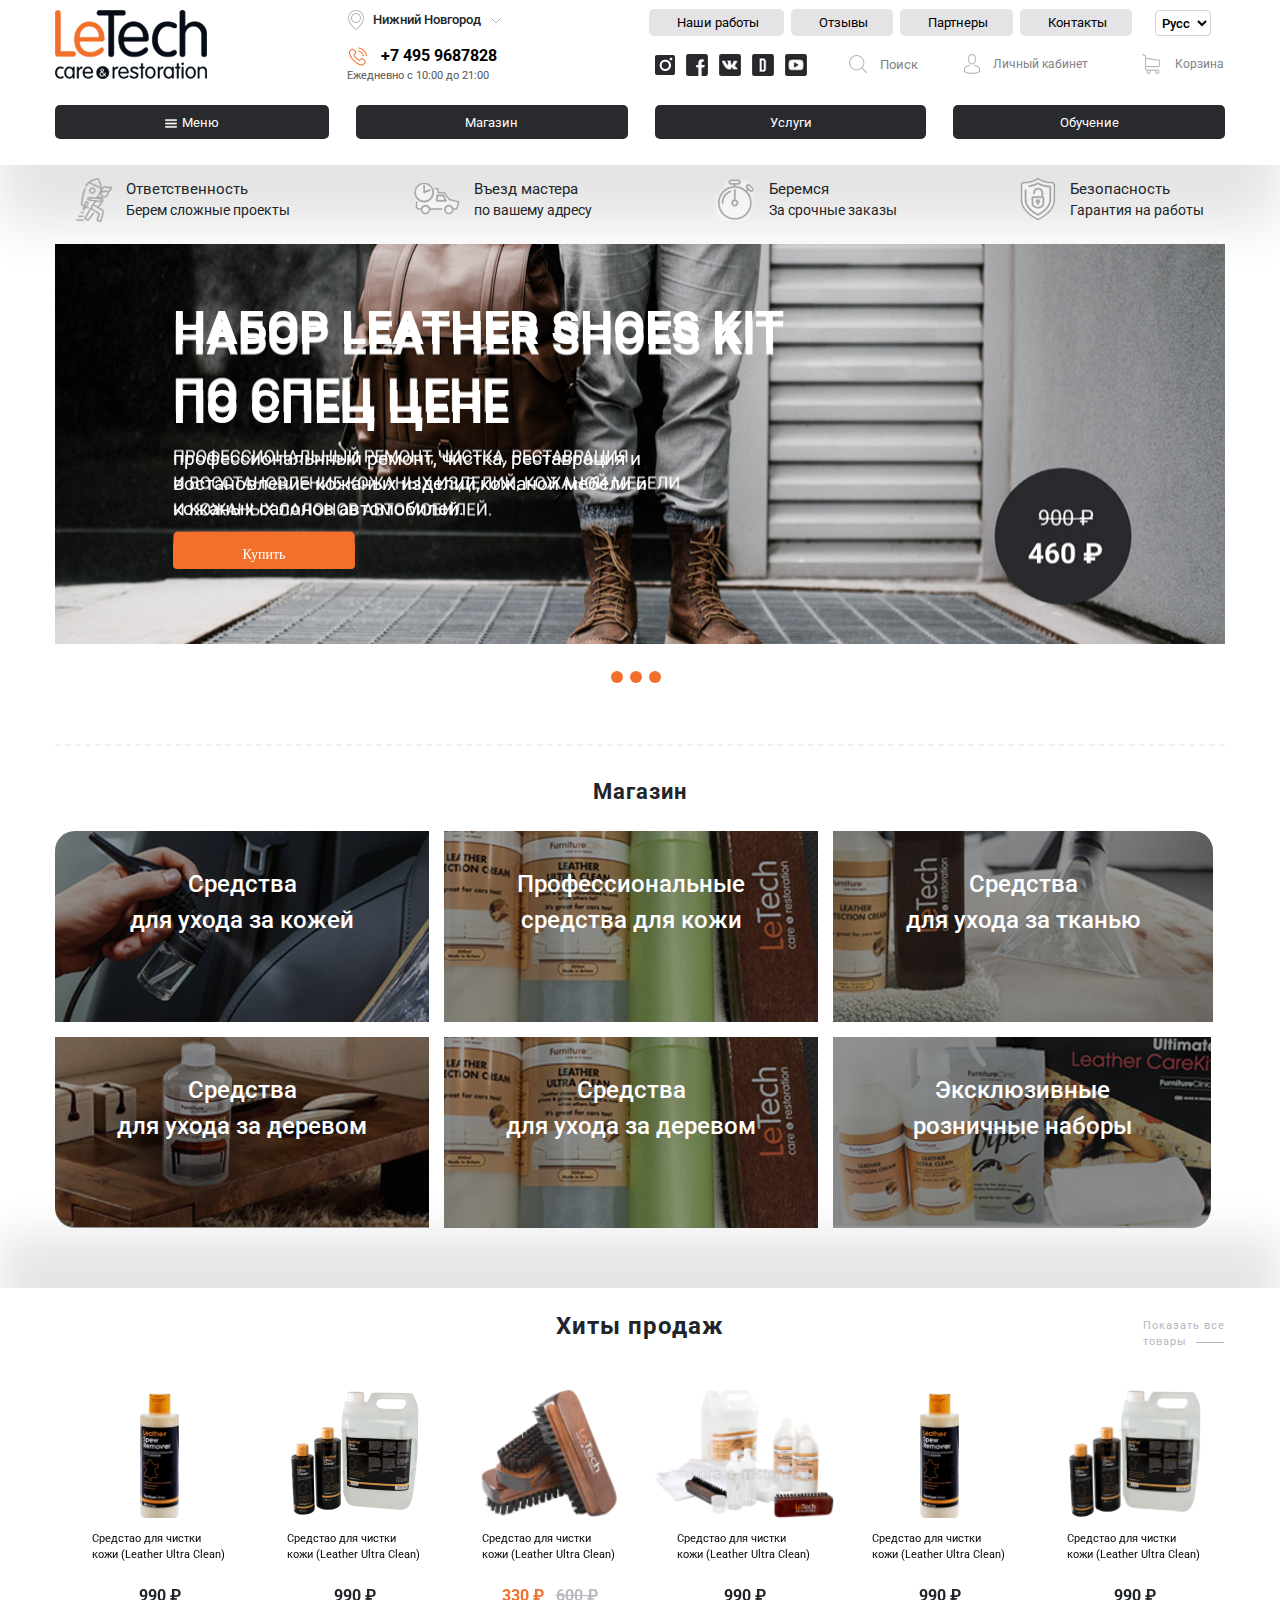
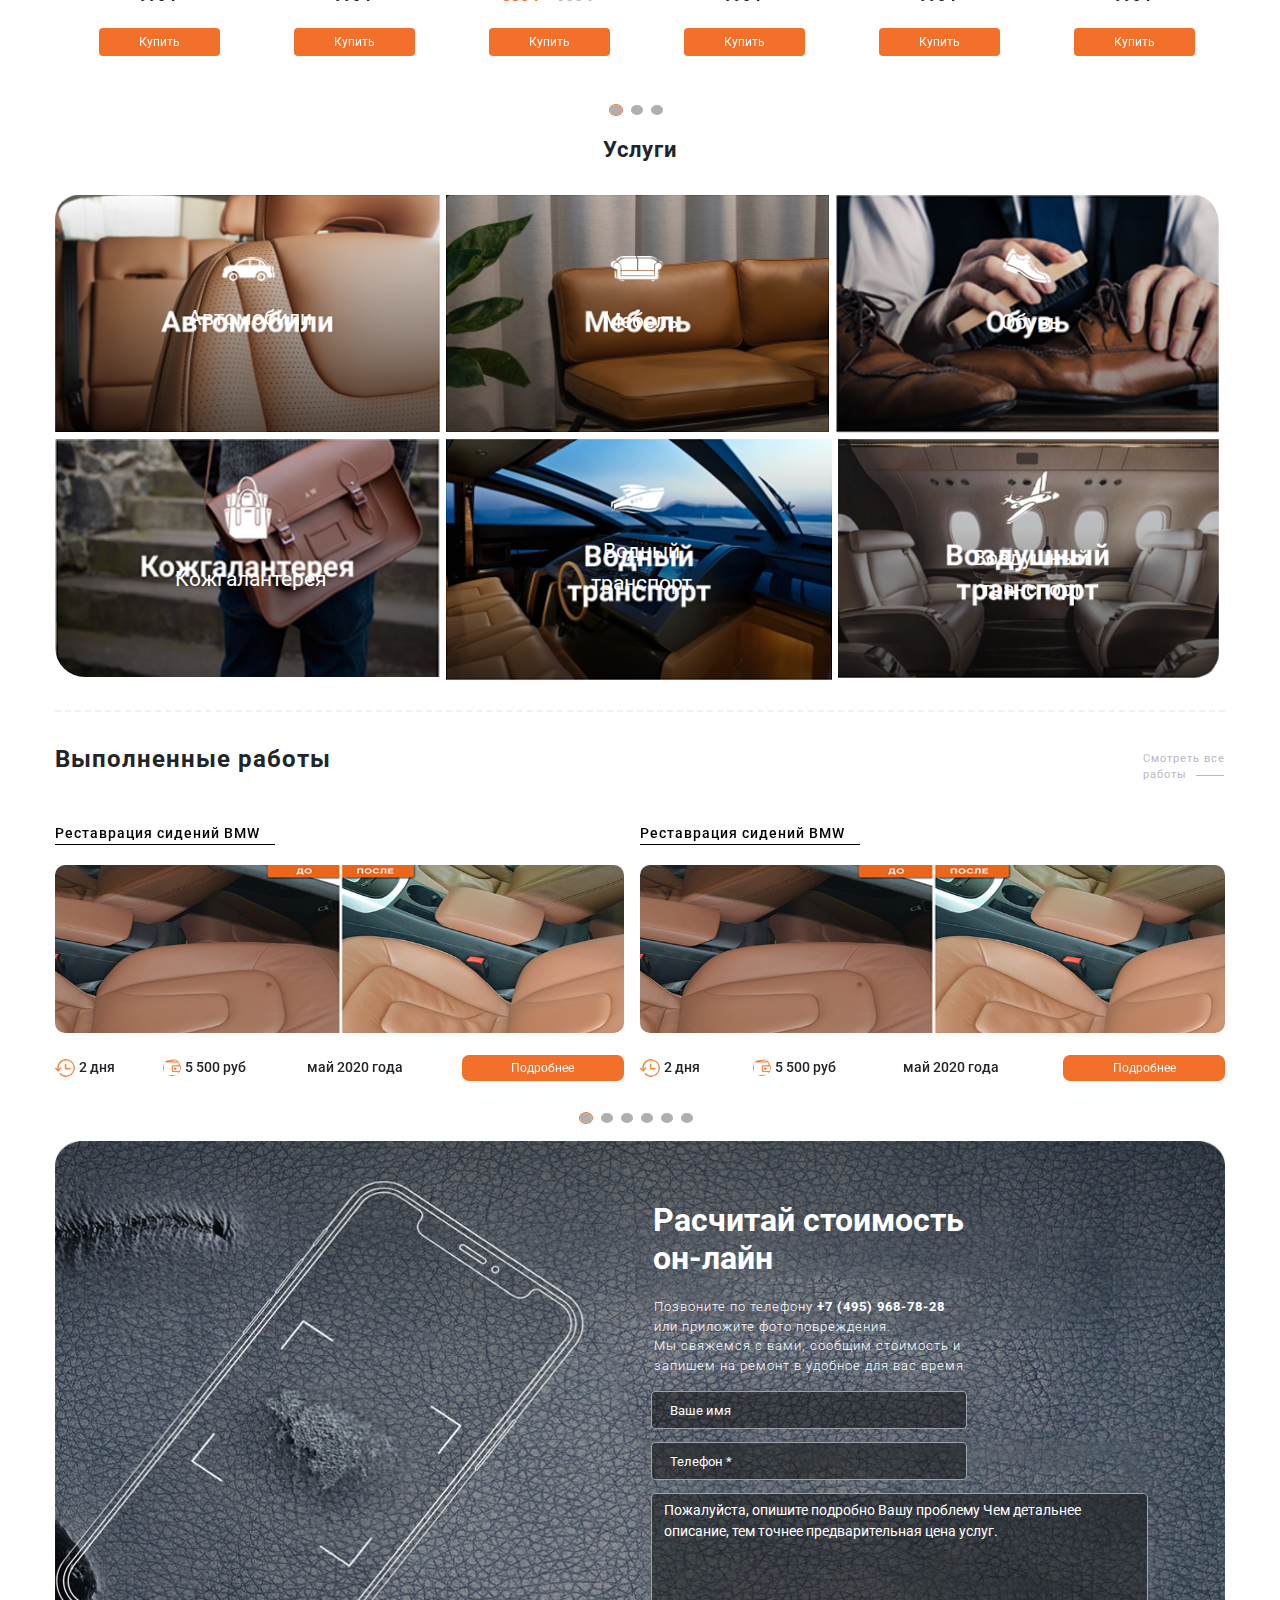
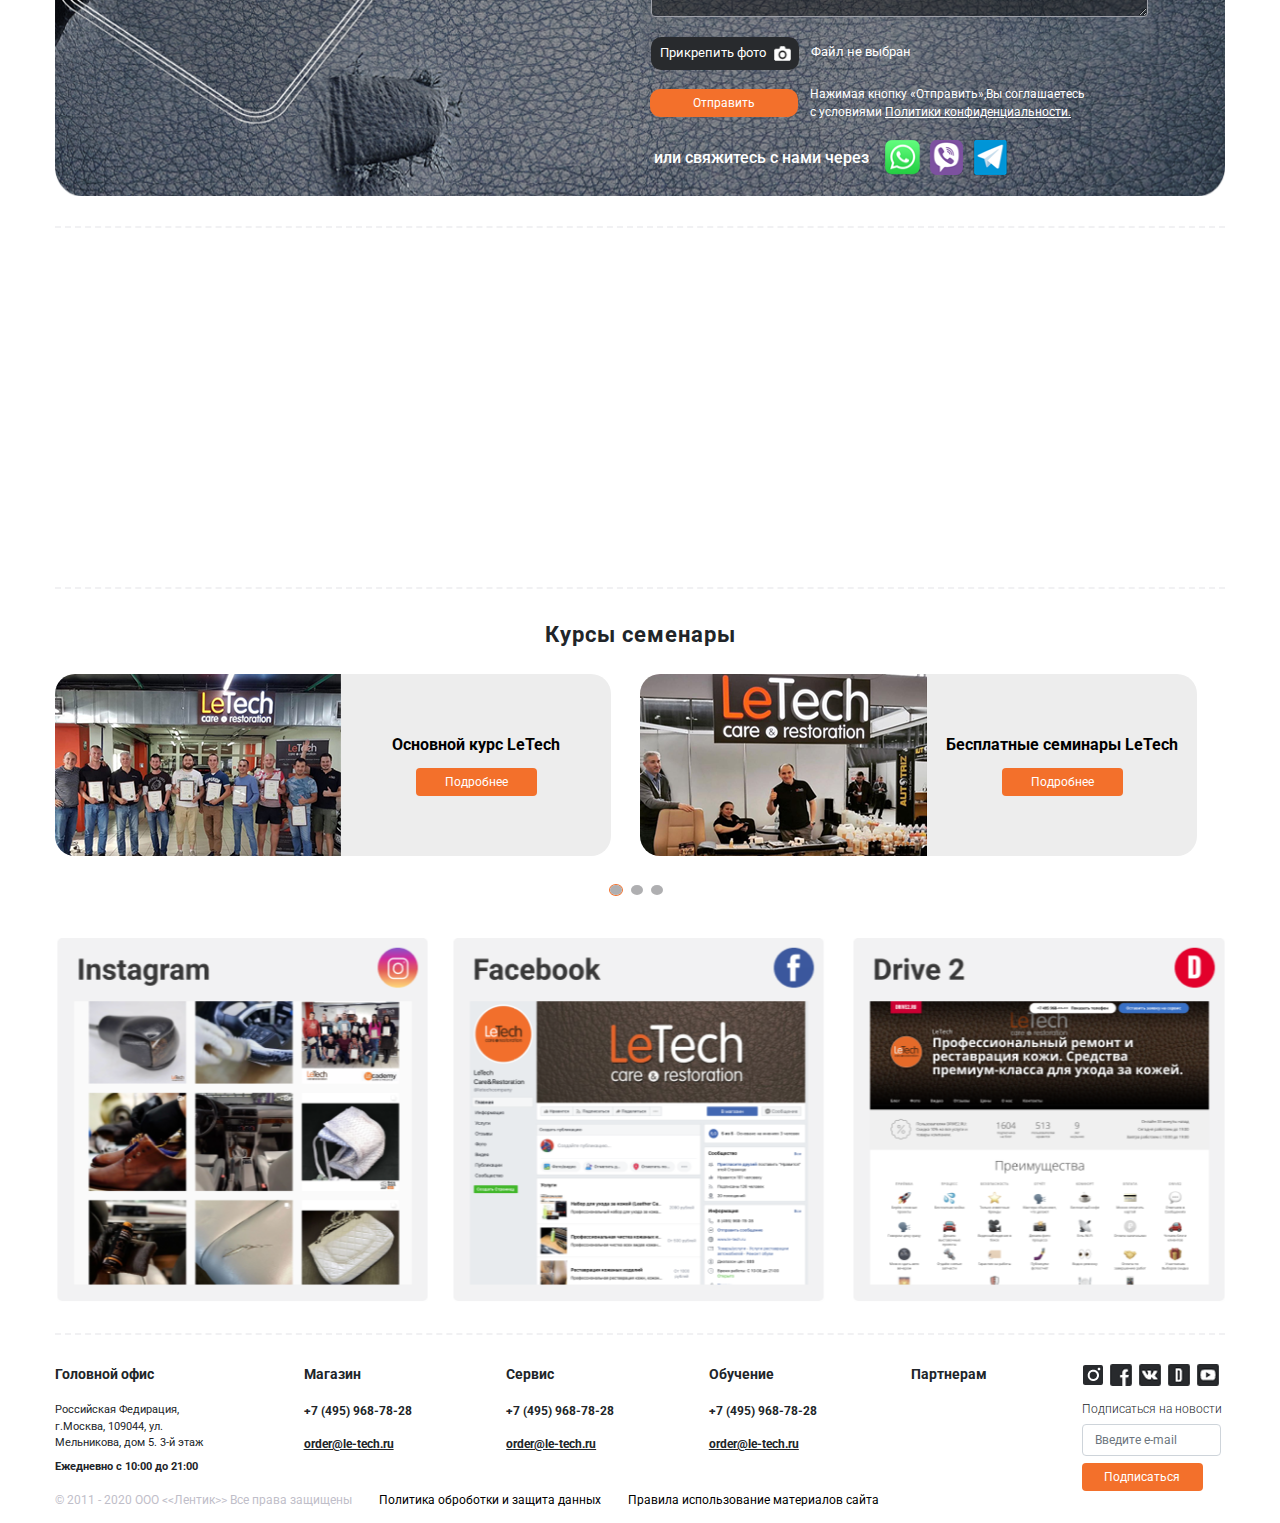
<file: index.html>
<!DOCTYPE html>
<html lang="en">
<head>
	<meta charset="UTF-8">
	<meta name="viewport" content="width=device-width, initial-scale=1.0">
	<meta http-equiv="X-UA-Compatible" content="ie=edge">
	<title>Document</title>
	<link rel="stylesheet" href="css/bootstrap.css">
	<link rel="stylesheet" href="css/style.min.css">
	
</head>
<body class="TogleClass">

	<header>
		<div class="header">
			<div class="container">
				<div class="header-wrapper d-flex">
					<div class="logo"><img src="img/logo.png" alt=""></div>
					<div class="header_column d-flex flex-column">
						<div class="top-header">
							<div class="location d-flex align-items-start">
								<div class="loco">
									<div class="loco-item d-flex align-items-center">
										<img src="img/location.png" alt="">
										<span>Нижний Новгород</span>
										<img src="img/arrows-bot.png" alt="">
									</div>
								</div>

								<div class="nav ">
									<ul class=" d-flex">
										<li><a href="#">Наши работы</a></li>
										<li><a href="#">Отзывы  </a></li>
										<li><a href="#">Партнеры </a></li>
										<li><a href="#" class="nm">Контакты</a></li>
									</ul>
									<form action="">
										<div class="form-group">
											<select class="form-control" id="exampleFormControlSelect1">
												<option>Русс</option>
												<option>Англ</option>
											</select>
										</div>
									</form>
								</div>
								
							</div>
						</div>
						<div class="bottom-header">
							<div class="social-network d-flex align-items-end">
								<div class="tel d-flex flex-column">
									<div class="number d-flex align-items-center">
										<a href="tel:+7 495 9687828">
											<img src="img/tel.png" alt="">
											<span>+7 495 9687828</span>
										</a>
									</div>
									<span>Ежедневно с 10:00 до 21:00</span>
								</div>
								 <div class="network d-flex">
								 	 <a href="#"><img src="img/inst.png" alt=""></a>
								 	 <a href="#"><img src="img/fb.png" alt=""></a>
								 	 <a href="#"><img src="img/wk.png" alt=""></a>
								 	 <a href="#"><img src="img/d.png" alt=""></a>
								 	 <a href="#"><img src="img/youtube.png" alt=""></a>
								 </div>
								 <div class="search d-flex align-items-center">
								 	<a href="#" class="animate__animated animate__bounce animate__delay-2s">
								 		<img src="img/search.png" alt="">
								 		<span>Поиск</span>
								 	</a>
								 </div>
								 <div class="contact d-flex align-items-center">
								 	<a href="#" class="animate__animated animate__bounce animate__delay-2s">
								 		<img src="img/contact.png" alt="">
								 		<span>Личный кабинет</span>
								 	</a>
								 </div>
								 <div class="basket d-flex align-items-center">
								 	<a href="#" class="animate__animated animate__bounce animate__delay-2s" >
								 		<img src="img/basket.png" alt="">
								 		<span>Корзина</span>
								 	</a>
								 	<div class="cor">
								 		<img src="img/basket-cor.png" alt="">
								 		<span>Корзина</span>
								 		<div class="subspan">3</div>
								 	</div>
								 </div>
							</div>
						</div>
					</div>
				</div>
				<div class="menu">
					<div class="menu-wrapper">
						<div class="menu-wrap">
							<div id="menuToggle">
								<li><a href="#"><img src="img/burger.png" alt="">Меню</a></li>
							</div>
							<ul class="navs d-flex">
								<div class="no"><li><a class="" href="#"><img src="img/burger.png" alt="">Меню</a></li></div>
								<li><a href="#">Магазин</a></li>
								<li><a href="#">Услуги</a></li>
								<li><a href="#" class="nm">Обучение</a></li>
							</ul> 
						</div>
					</div>
				</div>
			</div>
		</div>
	</header>

	 <section class="block">
		<div class="container">
			<div class="block-wrapp d-flex justify-content-between">
				<div class="block-wrapper d-flex align-items-center">
					<img src="img/rocket.png" alt="">
					<div class="block-text d-flex flex-column">
						<span>Ответственность</span>
						<div class="subspan">Берем сложные проекты</div>
					</div>
				</div>
				<div class="block-wrapper block-block d-flex align-items-center">
					<img src="img/machine.png" alt="">
					<div class="block-text d-flex flex-column">
						<span>Въезд мастера</span>
						<div class="subspan">по вашему адресу</div>
					</div>
				</div>
				<div class="block-wrapper d-flex align-items-center">
					<img src="img/timmer.png" alt="">
					<div class="block-text d-flex flex-column">
						<span>Беремся</span>
						<div class="subspan">За срочные заказы</div>
					</div>
				</div>
				<div class="block-wrapper d-flex align-items-center">
					<img src="img/ucklod.png" alt="">
					<div class="block-text d-flex flex-column">
						<span>Безопасность</span>
						<div class="subspan">Гарантия на работы</div>
					</div>
				</div>
			</div>
		</div>
	</section>

	<div class="sl-slide">
		<div class="sl-slide_wrap">
			<div class="container">
				<div class="banner">
					<div class="banner-wrapper">
						
						<div class="banner-text">
							<div class="banner-slide">
								<div class="banner_h1">
									Набор leather shoes kit
									по спец цене
								</div>
								<div class="banner_span">
									профессиональнный ремонт, чистка, реставрация и востановление кожаных изделий,кожаной мебели и кожаных салонов автомобилей.
								</div>
								<div class="buy d-flex ">
									<a href="#"><button type="button" class="btn btn-outline-primary">Купить</button></a>
									<div class="black-radius d-flex flex-column">
										
									</div>
								</div>
								
							</div>
						</div>
					</div>
					<div class="banner-wrapper">
						
						<div class="banner-text">
							<div class="banner-slide">
								<div class="banner_h1">
									Набор leather shoes kit
									по спец цене
								</div>
								<div class="banner_span">
									профессиональнный ремонт, чистка, реставрация и востановление кожаных изделий,кожаной мебели и кожаных салонов автомобилей.
								</div>
								<div class="buy d-flex ">
									<a href="#"><button type="button" class="btn btn-outline-primary">Купить</button></a>
									<div class="black-radius d-flex flex-column">
										
									</div>
								</div>
								
							</div>
						</div>
						
					
					</div>
					<div class="banner-wrapper">
						
						<div class="banner-text">
							<div class="banner-slide">
								<div class="banner_h1">
									Набор leather shoes kit
									по спец цене
								</div>
								<div class="banner_span">
									профессиональнный ремонт, чистка, реставрация и востановление кожаных изделий,кожаной мебели и кожаных салонов автомобилей.
								</div>
								<div class="buy d-flex ">
									<a href="#"><button type="button" class="btn btn-outline-primary">Купить</button></a>
									<div class="black-radius d-flex flex-column">
										
									</div>
								</div>
								
							</div>
						</div>
						
					</div>
				</div>
			</div>
		</div>
	</div>

<div class="container">
	<div class="bg-lines"></div>
</div> 

<section class="contents">
		<div class="container">
			<div class="first-h1">Магазин</div>

			<div class="magaz">
				<div class="magaz-wrap d-flex">
					<div class="magaz-item">
						<img class="power" src="img/magaz-1.png" alt="">
						<div class="img-wrapper">
							<div class="img"></div>
							<div class="span">
								Средства <br>
								для ухода за кожей
							</div>
						</div>
						
					</div>
					<div class="magaz-item">
						<img  src="img/magaz-2.png" alt="">
						<div class="img-wrapper">
							<div class="imgs"></div>
							<div class="span">
								Профессиональные <br>	
                                средства для кожи
							</div>
						</div>
					</div>
					<div class="magaz-item">
						<img class="power-right" src="img/magaz-3.png" alt="">
						<div class="img-wrapper">
							<div class="imga"></div>
							<div class="span">
								Средства <br>
								для ухода за тканью
							</div>
						</div>
					</div>
				</div>
				<div class="magaz-wrap d-flex">
					<div class="magaz-item">
						<img class="power-left_top" src="img/magaz-4.png" alt="">
						<div class="img-wrapper">
							<div class="img-left"></div>
							<div class="span">
								Средства <br>
								для ухода за деревом
							</div>
						</div>
					</div>
					<div class="magaz-item">
						<img  src="img/magaz-2.png" alt="">
						<div class="img-wrapper">
							<div class="imgs"></div>
							<div class="span">
								Средства <br>
								для ухода за деревом
							</div>
						</div>
					</div>
					<div class="magaz-item">
						<img class="power-right_top" src="img/magaz-6.png" alt="">
						<div class="img-wrapper">
							<div class="img-right"></div>
							<div class="span">
								Эксклюзивные <br>
								розничные наборы
							</div>
						</div>
					</div>
				</div>
			</div>
		</div>
	</section>

	<section class="work work-body">
		<div class="container">
			<div class="first-h1 first-two d-flex justify-content-center">
				<span>Выполненные работы</span>
				<div class="view-products">
					<div class="subspan">Смотреть все</div>
					<div class="two-span d-flex align-items-center">
						<span>работы</span>
						<div class="line"></div>
					</div>
				</div>
			</div>

			<div class="work-wrap">
				<div class="work-wrapper d-flex">
					<div class="span">Реставрация сидений BMW </div>
					<div class="subspan">Реставрация сидений BMW </div>
				</div>
				
				<div class="work-slide">
					<div class="work-slide_item work-two">
						<img src="img/work-slide.png" alt="">
						<div class="work-blog d-flex align-items-center justify-content-around">
							<div class="time d-flex align-items-center">
								<img src="img/icon-work.png" alt="">
								<span>2 дня</span>
							</div>
							<div class="buy d-flex align-items-center">
								<img src="img/icon-work-2.png" alt="">
								<span>5 500 руб</span>
							</div>
							<div class="calendar">май 2020 года</div>
							<a href="#"><button type="button" class="btn btn-outline-primary" tabindex="0">Подробнее</button></a>
						</div>
					</div>
					<div class="work-slide_item">
						<img src="img/work-slide.png" alt="">
						<div class="work-blog d-flex align-items-center justify-content-around">
							<div class="time d-flex align-items-center">
								<img src="img/icon-work.png" alt="">
								<span>2 дня</span>
							</div>
							<div class="buy d-flex align-items-center">
								<img src="img/icon-work-2.png" alt="">
								<span>5 500 руб</span>
							</div>
							<div class="calendar">май 2020 года</div>
							<a href="#"><button type="button" class="btn btn-outline-primary" tabindex="0">Подробнее</button></a>
						</div>
					</div>
					<div class="work-slide_item work-two">
						<img src="img/work-slide.png" alt="">
						<div class="work-blog d-flex align-items-center justify-content-around">
							<div class="time d-flex align-items-center">
								<img src="img/icon-work.png" alt="">
								<span>2 дня</span>
							</div>
							<div class="buy d-flex align-items-center">
								<img src="img/icon-work-2.png" alt="">
								<span>5 500 руб</span>
							</div>
							<div class="calendar">май 2020 года</div>
							<a href="#"><button type="button" class="btn btn-outline-primary" tabindex="0">Подробнее</button></a>
						</div>
					</div>
					<div class="work-slide_item">
						<img src="img/work-slide.png" alt="">
						<div class="work-blog d-flex align-items-center justify-content-around">
							<div class="time d-flex align-items-center">
								<img src="img/icon-work.png" alt="">
								<span>2 дня</span>
							</div>
							<div class="buy d-flex align-items-center">
								<img src="img/icon-work-2.png" alt="">
								<span>5 500 руб</span>
							</div>
							<div class="calendar">май 2020 года</div>
							<a href="#"><button type="button" class="btn btn-outline-primary" tabindex="0">Подробнее</button></a>
						</div>
					</div>
					<div class="work-slide_item work-two">
						<img src="img/work-slide.png" alt="">
						<div class="work-blog d-flex align-items-center justify-content-around">
							<div class="time d-flex align-items-center">
								<img src="img/icon-work.png" alt="">
								<span>2 дня</span>
							</div>
							<div class="buy d-flex align-items-center">
								<img src="img/icon-work-2.png" alt="">
								<span>5 500 руб</span>
							</div>
							<div class="calendar">май 2020 года</div>
							<a href="#"><button type="button" class="btn btn-outline-primary" tabindex="0">Подробнее</button></a>
						</div>
					</div>
					<div class="work-slide_item">
						<img src="img/work-slide.png" alt="">
						<div class="work-blog d-flex align-items-center justify-content-around">
							<div class="time d-flex align-items-center">
								<img src="img/icon-work.png" alt="">
								<span>2 дня</span>
							</div>
							<div class="buy d-flex align-items-center">
								<img src="img/icon-work-2.png" alt="">
								<span>5 500 руб</span>
							</div>
							<div class="calendar">май 2020 года</div>
							<a href="#"><button type="button" class="btn btn-outline-primary" tabindex="0">Подробнее</button></a>
						</div>
					</div>
					<div class="work-slide_item work-two">
						<img src="img/work-slide.png" alt="">
						<div class="work-blog d-flex align-items-center justify-content-around">
							<div class="time d-flex align-items-center">
								<img src="img/icon-work.png" alt="">
								<span>2 дня</span>
							</div>
							<div class="buy d-flex align-items-center">
								<img src="img/icon-work-2.png" alt="">
								<span>5 500 руб</span>
							</div>
							<div class="calendar">май 2020 года</div>
							<a href="#"><button type="button" class="btn btn-outline-primary" tabindex="0">Подробнее</button></a>
						</div>
					</div>
					<div class="work-slide_item">
						<img src="img/work-slide.png" alt="">
						<div class="work-blog d-flex align-items-center justify-content-around">
							<div class="time d-flex align-items-center">
								<img src="img/icon-work.png" alt="">
								<span>2 дня</span>
							</div>
							<div class="buy d-flex align-items-center">
								<img src="img/icon-work-2.png" alt="">
								<span>5 500 руб</span>
							</div>
							<div class="calendar">май 2020 года</div>
							<a href="#"><button type="button" class="btn btn-outline-primary" tabindex="0">Подробнее</button></a>
						</div>
					</div>
					<div class="work-slide_item work-two">
						<img src="img/work-slide.png" alt="">
						<div class="work-blog d-flex align-items-center justify-content-around">
							<div class="time d-flex align-items-center">
								<img src="img/icon-work.png" alt="">
								<span>2 дня</span>
							</div>
							<div class="buy d-flex align-items-center">
								<img src="img/icon-work-2.png" alt="">
								<span>5 500 руб</span>
							</div>
							<div class="calendar">май 2020 года</div>
							<a href="#"><button type="button" class="btn btn-outline-primary" tabindex="0">Подробнее</button></a>
						</div>
					</div>
					<div class="work-slide_item">
						<img src="img/work-slide.png" alt="">
						<div class="work-blog d-flex align-items-center justify-content-around">
							<div class="time d-flex align-items-center">
								<img src="img/icon-work.png" alt="">
								<span>2 дня</span>
							</div>
							<div class="buy d-flex align-items-center">
								<img src="img/icon-work-2.png" alt="">
								<span>5 500 руб</span>
							</div>
							<div class="calendar">май 2020 года</div>
							<a href="#"><button type="button" class="btn btn-outline-primary" tabindex="0">Подробнее</button></a>
						</div>
					</div>
					<div class="work-slide_item work-two">
						<img src="img/work-slide.png" alt="">
						<div class="work-blog d-flex align-items-center justify-content-around">
							<div class="time d-flex align-items-center">
								<img src="img/icon-work.png" alt="">
								<span>2 дня</span>
							</div>
							<div class="buy d-flex align-items-center">
								<img src="img/icon-work-2.png" alt="">
								<span>5 500 руб</span>
							</div>
							<div class="calendar">май 2020 года</div>
							<a href="#"><button type="button" class="btn btn-outline-primary" tabindex="0">Подробнее</button></a>
						</div>
					</div>
					<div class="work-slide_item">
						<img src="img/work-slide.png" alt="">
						<div class="work-blog d-flex align-items-center justify-content-around">
							<div class="time d-flex align-items-center">
								<img src="img/icon-work.png" alt="">
								<span>2 дня</span>
							</div>
							<div class="buy d-flex align-items-center">
								<img src="img/icon-work-2.png" alt="">
								<span>5 500 руб</span>
							</div>
							<div class="calendar">май 2020 года</div>
							<a href="#"><button type="button" class="btn btn-outline-primary" tabindex="0">Подробнее</button></a>
						</div>
					</div>
				</div>	
			</div>
		</div>
	</section>


	<section class="main">
		<div class="container">
			<div class="first-h1 first-two d-flex justify-content-center">
				<span>Хиты продаж</span>
				<div class="view-products">
					<a href="#" id="">
						<div class="subspan">Показать все</div>
						<div class="two-span d-flex align-items-center">
							<span>товары</span>
							<div class="line"></div>
						</div>
					</a>
				</div>
			</div>
			
			<div class="main-slide">
				<div class="main-wrap ">
					<div class="main-item d-flex flex-column align-items-center">
						<div class="img"><img src="img/to-slide-1.png" alt=""></div>
						<a href="#">
							<span>
								Средстао для чистки кожи (Leather Ultra Clean)
							</span>
						</a>
						<div class="price">990 ₽</div>
						<a href="#"><button type="button" class="btn btn-outline-primary">Купить</button></a>
					</div>
					<div class="main-item d-flex flex-column align-items-center">
						<img src="img/to-slide-2.png" alt="">
						<a href="#">
							<span>
								Средстао для чистки кожи (Leather Ultra Clean)
							</span>
						</a>
						<div class="price">990 ₽</div>
						<a href="#"><button type="button" class="btn btn-outline-primary">Купить</button></a>
					</div>
					<div class="main-item d-flex flex-column align-items-center">
						<img src="img/to-slide-3.png" alt="">
						<a href="#">
							<span>
								Средстао для чистки кожи (Leather Ultra Clean)
							</span>
						</a>
						<div class="price d-flex">
							<div class="span">330 ₽</div>
							<div class="subspan">600 ₽</div>
						</div>
						<a href="#"><button type="button" class="btn btn-outline-primary">Купить</button></a>
					</div>
					<div class="main-item d-flex flex-column align-items-center">
						<img src="img/to-slide-4.png" alt="">
						<a href="#">
							<span>
								Средстао для чистки кожи (Leather Ultra Clean)
							</span>
						</a>
						<div class="price">990 ₽</div>
						<a href="#"><button type="button" class="btn btn-outline-primary">Купить</button></a>
					</div>
					<div class="main-item d-flex flex-column align-items-center">
						<div class="img"><img src="img/to-slide-1.png" alt=""></div>
						<a href="#">
							<span>
								Средстао для чистки кожи (Leather Ultra Clean)
							</span>
						</a>
						<div class="price">990 ₽</div>
						<a href="#"><button type="button" class="btn btn-outline-primary">Купить</button></a>
					</div>
					<div class="main-item main-size d-flex flex-column align-items-center ">
						<img src="img/to-slide-6.png" alt="">
						<a href="#">
							<span>
								Средстао для чистки кожи (Leather Ultra Clean)
							</span>
						</a>
						<div class="price">990 ₽</div>
						<a href="#"><button type="button" class="btn btn-outline-primary">Купить</button></a>
					</div>
					<div class="main-item d-flex flex-column align-items-center">
						<div class="img"><img src="img/to-slide-1.png" alt=""></div>
						<a href="#">
							<span>
								Средстао для чистки кожи (Leather Ultra Clean)
							</span>
						</a>
						<div class="price">990 ₽</div>
						<a href="#"><button type="button" class="btn btn-outline-primary">Купить</button></a>
					</div>
					<div class="main-item d-flex flex-column align-items-center">
						<img src="img/to-slide-3.png" alt="">
						<a href="#">
							<span>
								Средстао для чистки кожи (Leather Ultra Clean)
							</span>
						</a>
							<div class="price d-flex">
							<div class="span">330 ₽</div>
							<div class="subspan">600 ₽</div>
						</div>
						<a href="#"><button type="button" class="btn btn-outline-primary">Купить</button></a>
					</div>
					<div class="main-item d-flex flex-column align-items-center">
						<img src="img/to-slide-3.png" alt="">
						<a href="#">
							<span>
								Средстао для чистки кожи (Leather Ultra Clean)
							</span>
						</a>
							<div class="price d-flex">
							<div class="span">330 ₽</div>
							<div class="subspan">600 ₽</div>
						</div>
						<a href="#"><button type="button" class="btn btn-outline-primary">Купить</button></a>
					</div>
				</div>
			</div>	
		</div>	
	</section>	


	<section class="content">
		<div class="container">
			<div class="first-h1">Услуги</div>

			<div class="contetnt-wrap d-flex">
				<div class="content-item">
					<img src="img/content-1.png">
					<div class="img"></div>
					<div class="inside d-flex flex-column justify-content-center">
						<img class="sm" src="img/content-logo_1.png" alt="">
						<span>Автомобили</span>
					</div>
				</div>
				<div class="content-item">
					<img src="img/content-2.png">
					<div class="img"></div>
					<div class="inside d-flex flex-column justify-content-center">
						<img class="sm" src="img/content-logo_2.png" alt="">
						<span>Мебель</span>
					</div>
				</div>
				<div class="content-item content-one">
					<img src="img/content-3.png">
					<div class="img"></div>
					<div class="inside d-flex flex-column justify-content-center">
						<img class="sm" src="img/content-logo_3.png" alt="">
						<span>Обувь</span>
					</div>
				</div>
			</div>
			<div class="contetnt-wrap d-flex">
				<div class="content-item content-two">
					<img src="img/content-logo_6.png">
					<div class="img"></div>
					<div class="inside d-flex flex-column justify-content-center">
						<img class="sm" src="img/content-4.png" alt="">
						<span>Кожгалантерея</span>
					</div>
				</div>
				<div class="content-item">
					<img src="img/content-logo_5.png">
					<div class="img"></div>
					<div class="inside d-flex flex-column justify-content-center">
						<img class="sm" src="img/content-5.png" alt="">
						<span>
							Водный <br>
							транспорт
						</span>
					</div>
				</div>
				<div class="content-item">
					<img src="img/content-logo_4.png">
					<div class="img"></div>
					<div class="inside d-flex flex-column justify-content-center">
						<img class="sm" src="img/content-6.png" alt="">
						<span>
							Воздушный <br>
							транспорт
						</span>
					</div>
				</div>
			</div>
		</div>
	</section>
	
	<div class="container">
		<div class="bg-line"></div>
	</div>


	<section class="work">
		<div class="container">
			<div class="first-h1">
				<span>Выполненные работы</span>
				<div class="view-products">
					<a href="#" id="">
						<div class="subspan">Смотреть все</div>
						<div class="two-span d-flex align-items-center">
							<span>работы</span>
							<div class="line"></div>
						</div>
					</a>
				</div>
			</div>

			<div class="work-wrap">
				<div class="work-slide">
					<div class="work-slide_item work-two">
						<div class="subspan">Реставрация сидений BMW </div>
						<img src="img/work-slide.png" alt="">
						<div class="work-blog d-flex align-items-center">
							<div class="time d-flex align-items-center">
								<img src="img/icon-work.png" alt="">
								<span>2 дня</span>
							</div>
							<div class="buy d-flex align-items-center">
								<img src="img/icon-work-2.png" alt="">
								<span>5 500 руб</span>
							</div>
							<div class="calendar">май 2020 года</div>
							<a href="#"><button type="button" class="btn btn-outline-primary" tabindex="0">Подробнее</button></a>
						</div>
					</div>
					<div class="work-slide_item">
						<div class="subspan">Реставрация сидений BMW </div>
						<img src="img/work-slide.png" alt="">
						<div class="work-blog d-flex align-items-center">
							<div class="time d-flex align-items-center">
								<img src="img/icon-work.png" alt="">
								<span>2 дня</span>
							</div>
							<div class="buy d-flex align-items-center">
								<img src="img/icon-work-2.png" alt="">
								<span>5 500 руб</span>
							</div>
							<div class="calendar">май 2020 года</div>
							<a href="#"><button type="button" class="btn btn-outline-primary" tabindex="0">Подробнее</button></a>
						</div>
					</div>
					<div class="work-slide_item work-two">
						<div class="subspan">Реставрация сидений BMW </div>
						<img src="img/work-slide.png" alt="">
						<div class="work-blog d-flex align-items-center">
							<div class="time d-flex align-items-center">
								<img src="img/icon-work.png" alt="">
								<span>2 дня</span>
							</div>
							<div class="buy d-flex align-items-center">
								<img src="img/icon-work-2.png" alt="">
								<span>5 500 руб</span>
							</div>
							<div class="calendar">май 2020 года</div>
							<a href="#"><button type="button" class="btn btn-outline-primary" tabindex="0">Подробнее</button></a>
						</div>
					</div>
					<div class="work-slide_item">
						<div class="subspan">Реставрация сидений BMW </div>
						<img src="img/work-slide.png" alt="">
						<div class="work-blog d-flex align-items-center">
							<div class="time d-flex align-items-center">
								<img src="img/icon-work.png" alt="">
								<span>2 дня</span>
							</div>
							<div class="buy d-flex align-items-center">
								<img src="img/icon-work-2.png" alt="">
								<span>5 500 руб</span>
							</div>
							<div class="calendar">май 2020 года</div>
							<a href="#"><button type="button" class="btn btn-outline-primary" tabindex="0">Подробнее</button></a>
						</div>
					</div>
					<div class="work-slide_item work-two">
						<div class="subspan">Реставрация сидений BMW </div>
						<img src="img/work-slide.png" alt="">
						<div class="work-blog d-flex align-items-center">
							<div class="time d-flex align-items-center">
								<img src="img/icon-work.png" alt="">
								<span>2 дня</span>
							</div>
							<div class="buy d-flex align-items-center">
								<img src="img/icon-work-2.png" alt="">
								<span>5 500 руб</span>
							</div>
							<div class="calendar">май 2020 года</div>
							<a href="#"><button type="button" class="btn btn-outline-primary" tabindex="0">Подробнее</button></a>
						</div>
					</div>
					<div class="work-slide_item">
						<div class="subspan">Реставрация сидений BMW </div>
						<img src="img/work-slide.png" alt="">
						<div class="work-blog d-flex align-items-center">
							<div class="time d-flex align-items-center">
								<img src="img/icon-work.png" alt="">
								<span>2 дня</span>
							</div>
							<div class="buy d-flex align-items-center">
								<img src="img/icon-work-2.png" alt="">
								<span>5 500 руб</span>
							</div>
							<div class="calendar">май 2020 года</div>
							<a href="#"><button type="button" class="btn btn-outline-primary" tabindex="0">Подробнее</button></a>
						</div>
					</div>
					<div class="work-slide_item work-two">
						<div class="subspan">Реставрация сидений BMW </div>
						<img src="img/work-slide.png" alt="">
						<div class="work-blog d-flex align-items-center">
							<div class="time d-flex align-items-center">
								<img src="img/icon-work.png" alt="">
								<span>2 дня</span>
							</div>
							<div class="buy d-flex align-items-center">
								<img src="img/icon-work-2.png" alt="">
								<span>5 500 руб</span>
							</div>
							<div class="calendar">май 2020 года</div>
							<a href="#"><button type="button" class="btn btn-outline-primary" tabindex="0">Подробнее</button></a>
						</div>
					</div>
					<div class="work-slide_item">
						<div class="subspan">Реставрация сидений BMW </div>
						<img src="img/work-slide.png" alt="">
						<div class="work-blog d-flex align-items-center">
							<div class="time d-flex align-items-center">
								<img src="img/icon-work.png" alt="">
								<span>2 дня</span>
							</div>
							<div class="buy d-flex align-items-center">
								<img src="img/icon-work-2.png" alt="">
								<span>5 500 руб</span>
							</div>
							<div class="calendar">май 2020 года</div>
							<a href="#"><button type="button" class="btn btn-outline-primary" tabindex="0">Подробнее</button></a>
						</div>
					</div>
					<div class="work-slide_item work-two">
						<div class="subspan">Реставрация сидений BMW </div>
						<img src="img/work-slide.png" alt="">
						<div class="work-blog d-flex align-items-center">
							<div class="time d-flex align-items-center">
								<img src="img/icon-work.png" alt="">
								<span>2 дня</span>
							</div>
							<div class="buy d-flex align-items-center">
								<img src="img/icon-work-2.png" alt="">
								<span>5 500 руб</span>
							</div>
							<div class="calendar">май 2020 года</div>
							<a href="#"><button type="button" class="btn btn-outline-primary" tabindex="0">Подробнее</button></a>
						</div>
					</div>
					<div class="work-slide_item">
						<div class="subspan">Реставрация сидений BMW </div>
						<img src="img/work-slide.png" alt="">
						<div class="work-blog d-flex align-items-center">
							<div class="time d-flex align-items-center">
								<img src="img/icon-work.png" alt="">
								<span>2 дня</span>
							</div>
							<div class="buy d-flex align-items-center">
								<img src="img/icon-work-2.png" alt="">
								<span>5 500 руб</span>
							</div>
							<div class="calendar">май 2020 года</div>
							<a href="#"><button type="button" class="btn btn-outline-primary" tabindex="0">Подробнее</button></a>
						</div>
					</div>
					<div class="work-slide_item work-two">
						<div class="subspan">Реставрация сидений BMW </div>
						<img src="img/work-slide.png" alt="">
						<div class="work-blog d-flex align-items-center">
							<div class="time d-flex align-items-center">
								<img src="img/icon-work.png" alt="">
								<span>2 дня</span>
							</div>
							<div class="buy d-flex align-items-center">
								<img src="img/icon-work-2.png" alt="">
								<span>5 500 руб</span>
							</div>
							<div class="calendar">май 2020 года</div>
							<a href="#"><button type="button" class="btn btn-outline-primary" tabindex="0">Подробнее</button></a>
						</div>
					</div>
					<div class="work-slide_item">
						<div class="subspan">Реставрация сидений BMW </div>
						<img src="img/work-slide.png" alt="">
						<div class="work-blog d-flex align-items-center">
							<div class="time d-flex align-items-center">
								<img src="img/icon-work.png" alt="">
								<span>2 дня</span>
							</div>
							<div class="buy d-flex align-items-center">
								<img src="img/icon-work-2.png" alt="">
								<span>5 500 руб</span>
							</div>
							<div class="calendar">май 2020 года</div>
							<a href="#"><button type="button" class="btn btn-outline-primary" tabindex="0">Подробнее</button></a>
						</div>
					</div>
				</div>	
			</div>
		</div>
	</section>	


	<div class="register">
		<div class="container">
			<div class="register-wrap">
				<img src="img/bg-min.png" alt="">
				<div class="register-item d-flex flex-column align-items-center">
					<h1>Расчитай стоимость <br> он-лайн</h1>
					<p>
						Позвоните по телефону <b><a href="#">+7 (495) 968-78-28</a></b> <br>
						или приложите фото повреждения.<br>
						Мы свяжемся с вами, сообщим стоимость и <br>
						запишем на ремонт в удобное для вас время<br>
					</p>
					<form>
						<div class="form-group">
							<input type="text" class="form-control" id="validationCustom01" placeholder="Ваше имя">
							<input type="text" class="form-control" placeholder="Телефон *">
							<textarea class="form-control" id="exampleFormControlTextarea1"placeholder="Пожалуйста, опишите подробно Вашу проблему Чем детальнее описание, тем точнее предварительная цена услуг." rows="3"></textarea>

						</div>
						<div class="photo d-flex align-items-center">

							<label class="uploadbutton m-0">
								<div class="button ml-2 mt-1">
									<div class="photo-wrap d-flex align-items-center">
										<span>Прикрепить фото</span>
										<img src="img/imf-file.png" alt="">
									</div>
								</div>
								<input type="file" name="attach4" value="" accept="application/msword, application/vnd.ms-excel, application/vnd.ms-powerpoint, text/plain, application/pdf">
							</label>
							
							<span>Файл не выбран</span>
						</div>
					</form>
					<div class="btns d-flex align-items-center">
						<a href="#"><button type="button" class="btn btn-outline-primary" tabindex="0">Отправить</button></a>
						<span>Нажимая кнопку «Отправить»,Вы соглашаетесь <br>
						c условиями <a href="#">Политики конфиденциальности.</a></span>
					</div>
					<div class="connection d-flex align-items-center">
						<span>или свяжитесь с нами через</span>
						<a href="#"><img src="img/watchap.png" alt=""></a>
						<a href="#"><img src="img/viber.png" alt=""></a>
						<a href="#"><img src="img/telegram.png" alt=""></a>
					</div>
				</div>
			</div>
		</div>
	</div>		



	<div class="container">
		<div class="bg-line"></div>
	</div>

	<div class="maps">
		<div class="container">
			<div id="maps" style="width: 100%; height: 300px"></div>
		</div>
	</div>



	<div class="container">
		<div class="bg-line"></div>
	</div>

	<section class="box">
		<div class="container">
			<div class="first-h1">Курсы семенары</div>

			<div class="slide-box">
				<div class="slide-box_wrap box-wrap d-flex">
					<img src="img/slider-box-1.png" alt="">
					<div class="slide-box_wrapper d-flex flex-column align-items-center justify-content-center">
						<span>Основной курс LeTech</span>
						<button type="button" class="btn btn-outline-primary" tabindex="0">Подробнее</button>
					</div>
				</div>
				<div class="slide-box_wrap d-flex">
					<img src="img/slider-box-2.png" alt="">
					<div class="slide-box_wrapper d-flex flex-column align-items-center justify-content-center">
						<span>Бесплатные семинары LeTech</span>
						<button type="button" class="btn btn-outline-primary" tabindex="0">Подробнее</button>
					</div>
				</div>
				<div class="slide-box_wrap box-wrap d-flex">
					<img src="img/slider-box-1.png" alt="">
					<div class="slide-box_wrapper d-flex flex-column align-items-center justify-content-center">
						<span>Основной курс LeTech</span>
						<button type="button" class="btn btn-outline-primary" tabindex="0">Подробнее</button>
					</div>
				</div>
				<div class="slide-box_wrap d-flex">
					<img src="img/slider-box-2.png" alt="">
					<div class="slide-box_wrapper d-flex flex-column align-items-center justify-content-center">
						<span>Бесплатные семинары LeTech</span>
						<button type="button" class="btn btn-outline-primary" tabindex="0">Подробнее</button>
					</div>
				</div>
				<div class="slide-box_wrap box-wrap d-flex">
					<img src="img/slider-box-1.png" alt="">
					<div class="slide-box_wrapper d-flex flex-column align-items-center justify-content-center">
						<span>Основной курс LeTech</span>
						<button type="button" class="btn btn-outline-primary" tabindex="0">Подробнее</button>
					</div>
				</div>
				<div class="slide-box_wrap d-flex">
					<img src="img/slider-box-2.png" alt="">
					<div class="slide-box_wrapper d-flex flex-column align-items-center justify-content-center">
						<span>Бесплатные семинары LeTech</span>
						<button type="button" class="btn btn-outline-primary" tabindex="0">Подробнее</button>
					</div>
				</div>
			</div>
			<div class="box-network d-flex">
				<a href="" id=""><img class="separator" src="img/network-1.png" alt=""></a>
				<a href="" id=""><img class="separator" src="img/network-2.png" alt=""></a>
				<a href="" id=""><img class="" src="img/network-3.png" alt=""></a>
			</div>
		</div>
	</section>

	<div class="container">
		<div class="bg-line"></div>
	</div>

	<footer class="footer">
		<div class="container">
			<div class="footer-wrap">
				<div class="footer-wrapper d-flex justify-content-between">
					<div class="footer-item">
						<div class="footer-item_h1">Головной офис</div>
						<p>
							Российская Федирация,
							г.Москва, 109044,
							ул. Мельникова, дом 5.
							3-й этаж
						</p>
						<div class="footer-item_span">
							Ежедневно с 10:00 до 21:00
						</div>
					</div>
					<div class="footer-item">
						<div class="footer-item_h1">Магазин</div>
						<div class="span">+7 (495) 968-78-28</div>
						<div class="subspan">order@le-tech.ru</div>
					</div>
					<div class="footer-item">
						<div class="footer-item_h1">Сервис</div>
						<div class="span">+7 (495) 968-78-28</div>
						<div class="subspan">order@le-tech.ru</div>
					</div>
					<div class="footer-item">
						<div class="footer-item_h1">Обучение</div>
						<div class="span">+7 (495) 968-78-28</div>
						<div class="subspan">order@le-tech.ru</div>
					</div>
					<div class="footer-item">
						<div class="footer-item_h1 h1-body">Партнерам</div>
					</div>
					<div class="footer-item item-wrap">
						<div class="network d-flex">
							<a href="#"><img src="img/inst.png" alt=""></a>
							<a href="#"><img src="img/fb.png" alt=""></a>
							<a href="#"><img src="img/wk.png" alt=""></a>
							<a href="#"><img src="img/d.png" alt=""></a>
							<a href="#"><img src="img/youtube.png" alt=""></a>
						</div>
						<div class="subscribe">Подписаться на новости</div>
						<div class="btn-wrap">
							<div class="form-group">
								<input type="email" class="form-control" id="validationCustom01" placeholder="Введите e-mail">
							</div>
							<button type="button" class="btn btn-outline-primary" tabindex="0">Подписаться</button>
						</div>
					</div>

					
				</div>
				<div class="footer-wrap__footer-wrapper d-flex">
					<div class="span">© 2011 - 2020 OOO <<Лентик>> Все права защищены </div>
					<a href="#"><div class="subspan">Политика оброботки и защита данных</div></a>
					<a href="#"><div class="subspan">Правила использование материалов сайта</div></a>
				</div>
			</div>
		</div>
	</footer> 
	<div class="bg-box"></div>
	<script src="https://ajax.googleapis.com/ajax/libs/jquery/3.4.1/jquery.min.js"></script>
	<script src="js/bootstrap.min.js"></script>
	<script src="https://api-maps.yandex.ru/2.1/?apikey=ваш API-ключ&lang=ru_RU" type="text/javascript"></script>
	<script src="js/libs.min.js"></script>
	<script src="js/main.js"></script>
</body>
</html>
</file>
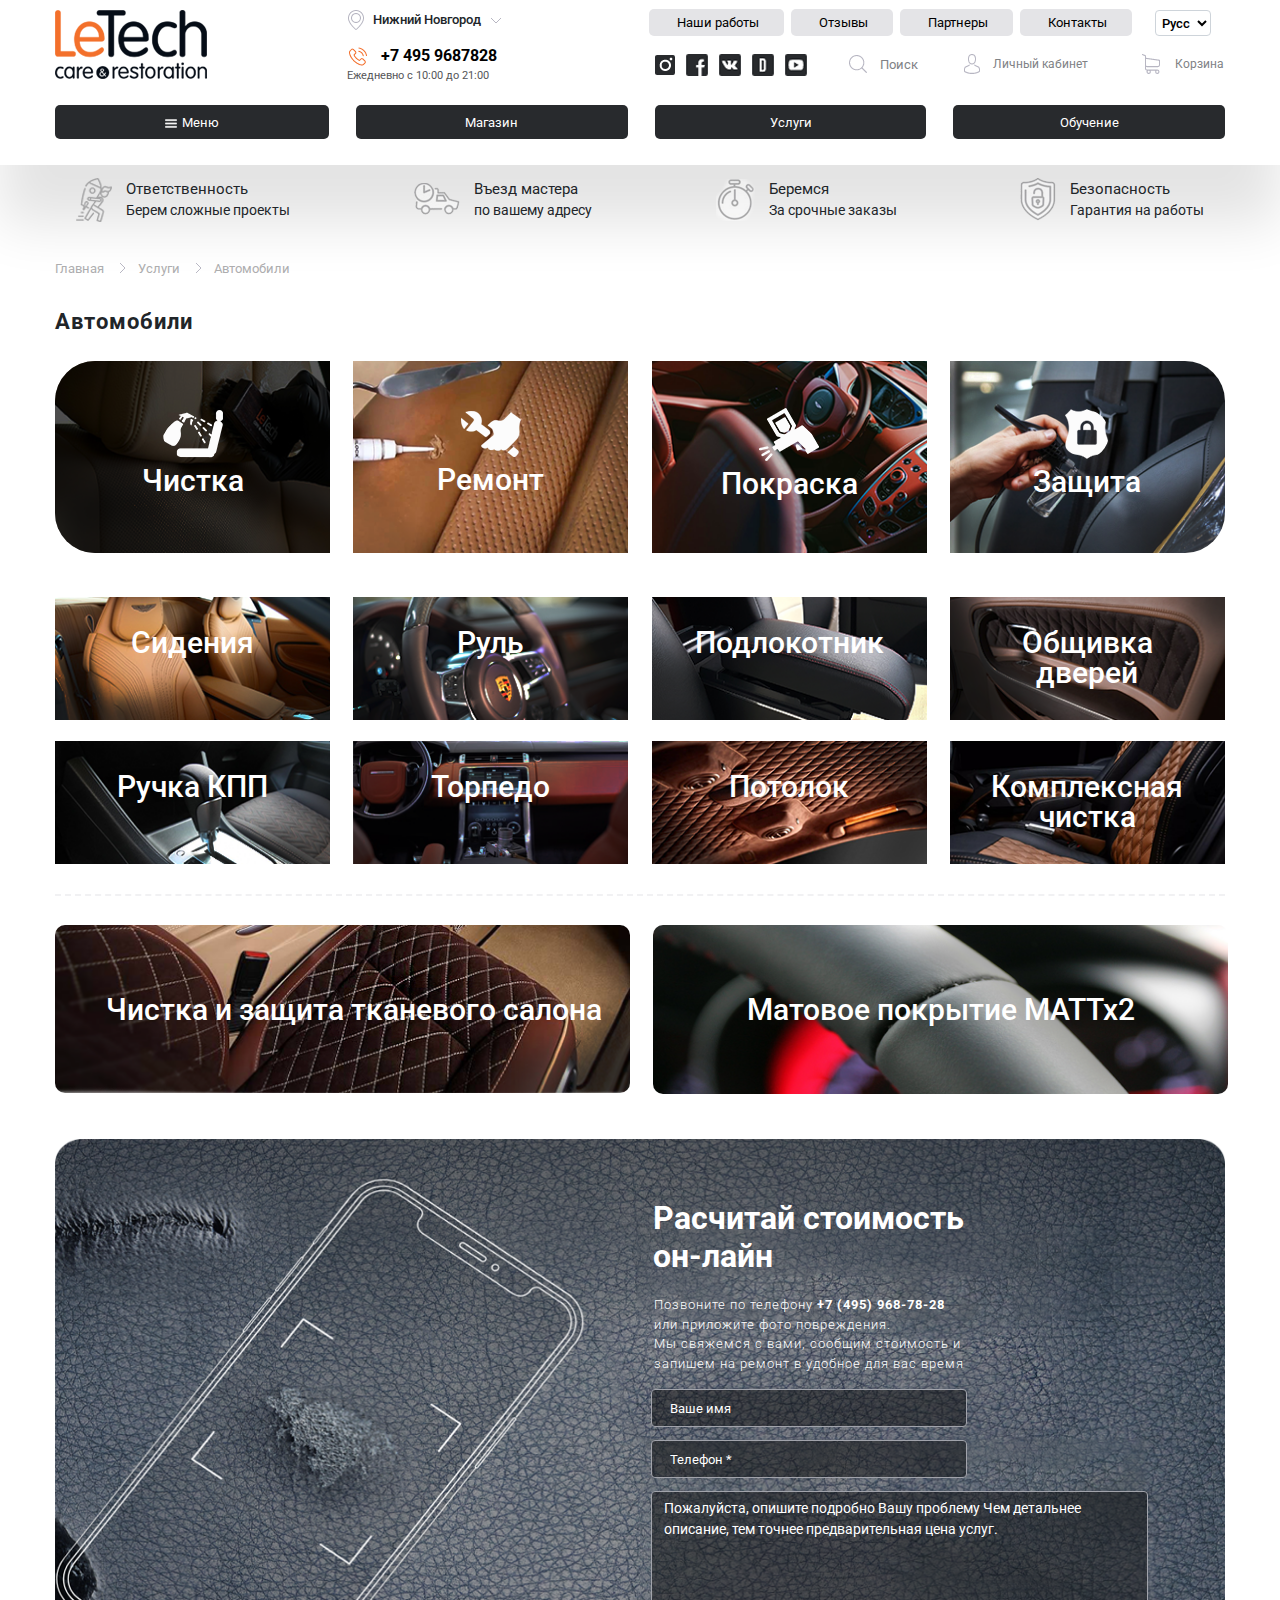
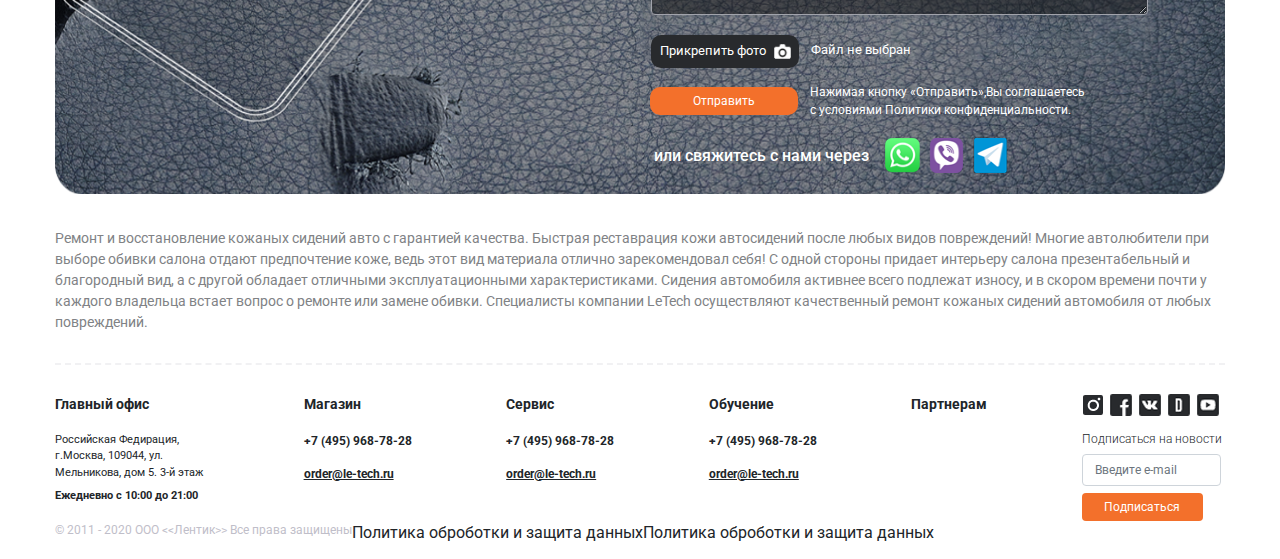
<file: car.html>
<!DOCTYPE html>
<html lang="en">
<head>
	<meta charset="UTF-8">
	<meta name="viewport" content="width=device-width, initial-scale=1.0">
	<meta http-equiv="X-UA-Compatible" content="ie=edge">
	<title>Document</title>
	<link rel="stylesheet" href="css/bootstrap.css">
	<link rel="stylesheet" href="css/style.min.css">
	
</head>
<body class="TogleClass">

	<header>
		<div class="header">
			<div class="container">
				<div class="header-wrapper d-flex">
					<div class="logo"><img src="img/logo.png" alt=""></div>
					<div class="header_column d-flex flex-column">
						<div class="top-header">
							<div class="location d-flex align-items-start">
								<div class="loco">
									<div class="loco-item d-flex align-items-center">
										<img src="img/location.png" alt="">
										<span>Нижний Новгород</span>
										<img src="img/arrows-bot.png" alt="">
									</div>
								</div>

								<div class="nav ">
									<ul class=" d-flex">
										<li><a href="#">Наши работы</a></li>
										<li><a href="#">Отзывы  </a></li>
										<li><a href="#">Партнеры </a></li>
										<li><a href="#" class="nm">Контакты</a></li>
									</ul>
									<form action="">
										<div class="form-group">
											<select class="form-control" id="exampleFormControlSelect1">
												<option>Русс</option>
												<option>Англ</option>
											</select>
										</div>
									</form>
								</div>
								
							</div>
						</div>
						<div class="bottom-header">
							<div class="social-network d-flex align-items-end">
								<div class="tel d-flex flex-column">
									<div class="number d-flex align-items-center">
										<a href="tel:+7 495 9687828">
											<img src="img/tel.png" alt="">
											<span>+7 495 9687828</span>
										</a>
									</div>
									<span>Ежедневно с 10:00 до 21:00</span>
								</div>
								<div class="network d-flex">
									<a href="#"><img src="img/inst.png" alt=""></a>
									<a href="#"><img src="img/fb.png" alt=""></a>
									<a href="#"><img src="img/wk.png" alt=""></a>
									<a href="#"><img src="img/d.png" alt=""></a>
									<a href="#"><img src="img/youtube.png" alt=""></a>
								</div>
								<div class="search d-flex align-items-center">
									<a href="#" class="animate__animated animate__bounce animate__delay-2s">
										<img src="img/search.png" alt="">
										<span>Поиск</span>
									</a>
								</div>
								<div class="contact d-flex align-items-center">
									<a href="#" class="animate__animated animate__bounce animate__delay-2s">
										<img src="img/contact.png" alt="">
										<span>Личный кабинет</span>
									</a>
								</div>
								<div class="basket d-flex align-items-center">
								 	<a href="#" class="animate__animated animate__bounce animate__delay-2s" >
								 		<img src="img/basket.png" alt="">
								 		<span>Корзина</span>
								 	</a>
								 	<div class="cor">
								 		<img src="img/basket-cor.png" alt="">
								 		<span>Корзина</span>
								 		<div class="subspan">3</div>
								 	</div>
								 </div>
							</div>
						</div>
					</div>
				</div>
				<div class="menu">
					<div class="menu-wrapper">
						<div class="menu-wrap">
							<div id="menuToggle">
								<li><a href="#"><img src="img/burger.png" alt="">Меню</a></li>
							</div>
							<ul class="navs d-flex">
								<div class="no"><li><a class="" href="#"><img src="img/burger.png" alt="">Меню</a></li></div>
								<li><a href="#">Магазин</a></li>
								<li><a href="#">Услуги</a></li>
								<li><a href="#" class="nm">Обучение</a></li>
							</ul> 
						</div>
					</div>
				</div>
			</div>
		</div>
	</header>

	<section class="block">
		<div class="container">
			<div class="block-wrapp d-flex justify-content-between">
				<div class="block-wrapper d-flex align-items-center">
					<img src="img/rocket.png" alt="">
					<div class="block-text d-flex flex-column">
						<span>Ответственность</span>
						<div class="subspan">Берем сложные проекты</div>
					</div>
				</div>
				<div class="block-wrapper block-block d-flex align-items-center">
					<img src="img/machine.png" alt="">
					<div class="block-text d-flex flex-column">
						<span>Въезд мастера</span>
						<div class="subspan">по вашему адресу</div>
					</div>
				</div>
				<div class="block-wrapper d-flex align-items-center">
					<img src="img/timmer.png" alt="">
					<div class="block-text d-flex flex-column">
						<span>Беремся</span>
						<div class="subspan">За срочные заказы</div>
					</div>
				</div>
				<div class="block-wrapper d-flex align-items-center">
					<img src="img/ucklod.png" alt="">
					<div class="block-text d-flex flex-column">
						<span>Безопасность</span>
						<div class="subspan">Гарантия на работы</div>
					</div>
				</div>
			</div>
		</div>
	</section>
	<div class="pages">
		<div class="container">
			<span><a href="#">Главная</a></span>
			<img src="img/arows-right.png" alt="">
			<span><a href="#">Услуги</a></span>
			<img src="img/arows-right.png" alt="">
			<span><a href="#">Автомобили</a></span>
		</div>
	</div>

	<div class="img-tabs">
		<div class="container">
			<div class="first-h1 d-flex justify-content-start">Автомобили</div>
			<div class="img-tabs_wrap">
				<nav>
					<div class="nav nav-tabss d-flex justify-content-between align-items-center" id="nav-tab" role="tablist">
						<a class="nav-item nav-link active" id="nav-home-tab" data-toggle="tab" href="#nav-home" role="tab" aria-controls="nav-home" aria-selected="true">
							<div class="img"><img src="img/tabs-1.png" alt=""></div>

							<div class="img-text d-flex flex-column align-items-center justify-content-center">
								<img src="img/tabs-text.png" alt="">
								<span>Чистка</span>
							</div>
							<span class="img-backgraind"></span>
						</a>
						<a class="nav-item nav-link" id="nav-profile-tab" data-toggle="tab" href="#nav-profile" role="tab" aria-controls="nav-profile" aria-selected="false">
							<div class="img"><img src="img/tabs-2.png" alt=""></div>

							<div class="img-text d-flex flex-column align-items-center justify-content-center">
								<img src="img/tabs-text-2.png" alt="">
								<span>Ремонт</span>
							</div>
							<span class="img-backgraind"></span>
						</a>
						<a class="nav-item nav-link" id="nav-contact-tab" data-toggle="tab" href="#nav-contact" role="tab" aria-controls="nav-contact" aria-selected="false">
							<div class="img"><img src="img/tabs-3.png" alt=""></div>

							<div class="img-text d-flex flex-column align-items-center justify-content-center">
								<img src="img/tabs-text-3.png" alt="">
								<span>Покраска</span>
							</div>
							<span class="img-backgraind"></span>
						</a>
						<a class="nav-item nav-link" id="nav-sw-tab" data-toggle="tab" href="#nav-sw" role="tab" aria-controls="nav-sw" aria-selected="false">
							<div class="img"><img src="img/tabs-4.png" alt=""></div>

							<div class="img-text d-flex flex-column align-items-center justify-content-center">
								<img src="img/tabs-text-4.png" alt="">
								<span>Защита</span>
							</div>
							<span class="img-backgraind"></span>
						</a>
					</div>
				</nav>

				<div class="tab-content" id="nav-tabContent">
					<div class="tab-pane fade show active" id="nav-home" role="tabpanel" aria-labelledby="nav-home-tab">
						<div class="car-avto">
							<div class="avto-wrap d-flex justify-content-between">
								<div class="avto-item">
									<a href="#" id="">
										<div class="img"><img src="img/avto-1.png" alt=""></div>
										<div class="avto-title">Сидения</div>
									</a>
								</div>
								<div class="avto-item">
									<a href="#" id="">
										<div class="img"><img src="img/avto-2.png" alt=""></div>
										<div class="avto-title">Руль</div>
									</a>
								</div>
								<div class="avto-item">
									<a href="#" id="">
										<div class="img"><img src="img/avto-3.png" alt=""></div>
										<div class="avto-title">Подлокотник</div>
									</a>
								</div>
								<div class="avto-item">
									<a href="#" id="">
										<div class="img"><img src="img/avto-4.png" alt=""></div>
										<div class="avto-title">Общивка <br> дверей</div>
									</a>
								</div>
							</div>	
							<div class="avto-wrap d-flex justify-content-between">
								<div class="avto-item">
									<a href="#" id="">
										<div class="img"><img src="img/avto-5.png" alt=""></div>
										<div class="avto-title">Ручка КПП</div>
									</a>
								</div>
								<div class="avto-item">
									<a href="#" id="">
										<div class="img"><img src="img/avto-6.png" alt=""></div>
										<div class="avto-title">Торпедо</div>
									</a>
								</div>
								<div class="avto-item">
									<a href="">
										<div class="img"><img src="img/avto-7.png" alt=""></div>
										<div class="avto-title">Потолок</div>
									</a>
								</div>
								<div class="avto-item">
									<a href="#">
										<div class="img"><img src="img/avto-8.png" alt=""></div>
										<div class="avto-title">Комплексная <br> чистка</div>
									</a>
								</div>
							</div>
							
							<div class="bg-line"></div>

							<div class="cleaning">
								<div class="cleaning-wrap d-flex align-items-center">
									<div class="cleaning-item">
										<img class="one" src="img/avto-9.png" alt="">

										<div class="cleaning-title d-flex align-items-center justify-content-center">Чистка и защита тканевого салона</div>
									</div>

									<div class="cleaning-item">
										<img src="img/avto-10.png" alt="">

										<div class="cleaning-title d-flex align-items-center justify-content-center">Матовое покрытие MATTx2</div>
									</div>
								</div>
							</div>
							
							<div class="register">
								<div class="register-wrap">
									<img src="img/bg-min.png" alt="">
									<div class="register-item d-flex flex-column align-items-center">
										<h1>Расчитай стоимость <br> он-лайн</h1>
										<p>
											Позвоните по телефону <b>+7 (495) 968-78-28</b> <br>
											или приложите фото повреждения.<br>
											Мы свяжемся с вами, сообщим стоимость и <br>
											запишем на ремонт в удобное для вас время<br>
										</p>
										<form>
											<div class="form-group">
												<input type="text" class="form-control" id="validationCustom01" placeholder="Ваше имя">
												<input type="text" class="form-control" placeholder="Телефон *">
												<textarea class="form-control" id="exampleFormControlTextarea1"placeholder="Пожалуйста, опишите подробно Вашу проблему Чем детальнее описание, тем точнее предварительная цена услуг." rows="3"></textarea>

											</div>
											<div class="photo d-flex align-items-center">
												<label class="uploadbutton m-0">
													<div class="button ml-2 mt-1">
														<div class="photo-wrap d-flex align-items-center">
															<span>Прикрепить фото</span>
															<img src="img/imf-file.png" alt="">
														</div>
													</div>
													<input type="file" name="attach4" value="" accept="application/msword, application/vnd.ms-excel, application/vnd.ms-powerpoint, text/plain, application/pdf">
												</label>
												<span>Файл не выбран</span>
											</div>
										</form>
										<div class="btns d-flex align-items-center">
											<a href="#"><button type="button" class="btn btn-outline-primary" tabindex="0">Отправить</button></a>
											<span>Нажимая кнопку «Отправить»,Вы соглашаетесь <br>
											c условиями Политики конфиденциальности.</span>
										</div>
										<div class="connection d-flex align-items-center">
											<span>или свяжитесь с нами через</span>
											<a href="#"><img src="img/watchap.png" alt=""></a>
											<a href="#"><img src="img/viber.png" alt=""></a>
											<a href="#"><img src="img/telegram.png" alt=""></a>
										</div>
									</div>
								</div>
							</div>
							<div class="text">
								<div class="text-p">
									Ремонт и восстановление кожаных сидений авто с гарантией качества. Быстрая реставрация кожи автосидений после любых видов повреждений! 
									Многие автолюбители при выборе обивки салона отдают предпочтение коже, ведь этот вид материала отлично зарекомендовал себя! С одной стороны придает интерьеру салона презентабельный и благородный вид, а с другой обладает отличными эксплуатационными характеристиками. Сидения автомобиля активнее всего подлежат износу, и в скором времени почти у каждого владельца встает вопрос о ремонте или замене обивки. Специалисты компании LeTech осуществляют качественный ремонт кожаных сидений автомобиля от любых повреждений.
								</div>
							</div>
						</div>
					</div>
					<div class="tab-pane fade" id="nav-profile" role="tabpanel" aria-labelledby="nav-profile-tab">...</div>
					<div class="tab-pane fade" id="nav-contact" role="tabpanel" aria-labelledby="nav-contact-tab">...</div>
					<div class="tab-pane fade" id="nav-sw" role="tabpanel" aria-labelledby="nav-sw-tab">...</div>
				</div>
			</div>		
		</div>
	</div>

	

	

	<div class="container">
		<div class="bg-line"></div>
	</div>
	<footer class="footer">
		<div class="container">
			<div class="footer-wrap">
				<div class="footer-wrapper d-flex justify-content-between">
					<div class="footer-item">
						<div class="footer-item_h1">Главный офис</div>
						<p>
							Российская Федирация,
							г.Москва, 109044,
							ул. Мельникова, дом 5.
							3-й этаж
						</p>
						<div class="footer-item_span">
							Ежедневно с 10:00 до 21:00
						</div>
					</div>
					<div class="footer-item">
						<div class="footer-item_h1">Магазин</div>
						<div class="span">+7 (495) 968-78-28</div>
						<div class="subspan">order@le-tech.ru</div>
					</div>
					<div class="footer-item">
						<div class="footer-item_h1">Сервис</div>
						<div class="span">+7 (495) 968-78-28</div>
						<div class="subspan">order@le-tech.ru</div>
					</div>
					<div class="footer-item">
						<div class="footer-item_h1">Обучение</div>
						<div class="span">+7 (495) 968-78-28</div>
						<div class="subspan">order@le-tech.ru</div>
					</div>
					<div class="footer-item">
						<div class="footer-item_h1 h1-body">Партнерам</div>
					</div>
					<div class="footer-item item-wrap">
						<div class="network d-flex">
							<a href="#"><img src="img/inst.png" alt=""></a>
							<a href="#"><img src="img/fb.png" alt=""></a>
							<a href="#"><img src="img/wk.png" alt=""></a>
							<a href="#"><img src="img/d.png" alt=""></a>
							<a href="#"><img src="img/youtube.png" alt=""></a>
						</div>
						<div class="subscribe">Подписаться на новости</div>
						<div class="btn-wrap">
							<div class="form-group">
								<input type="email" class="form-control" id="validationCustom01" placeholder="Введите e-mail">
							</div>
							<a href="#"><button type="button" class="btn btn-outline-primary" tabindex="0">Подписаться</button></a>
						</div>
					</div>

					
				</div>
				<div class="footer-wrap__footer-wrapper d-flex">
					<div class="span">© 2011 - 2020 OOO <<Лентик>> Все права защищены </div>
					<div class="subspan">Политика оброботки и защита данных</div>
					<div class="subspan">Политика оброботки и защита данных</div>
				</div>
			</div>
		</div>
	</footer> 
	<div class="bg-box"></div>
	<script src="https://ajax.googleapis.com/ajax/libs/jquery/3.4.1/jquery.min.js"></script>
	<script src="js/bootstrap.min.js"></script>
	<script type="text/javascript" src="https://www.amcharts.com/lib/3/ammap.js"></script>
	<script type="text/javascript" src="https://www.amcharts.com/lib/3/maps/js/worldLow.js"></script>
	<script src="js/libs.min.js"></script>
	<script src="js/main.js"></script>
</body>
</html>
</file>
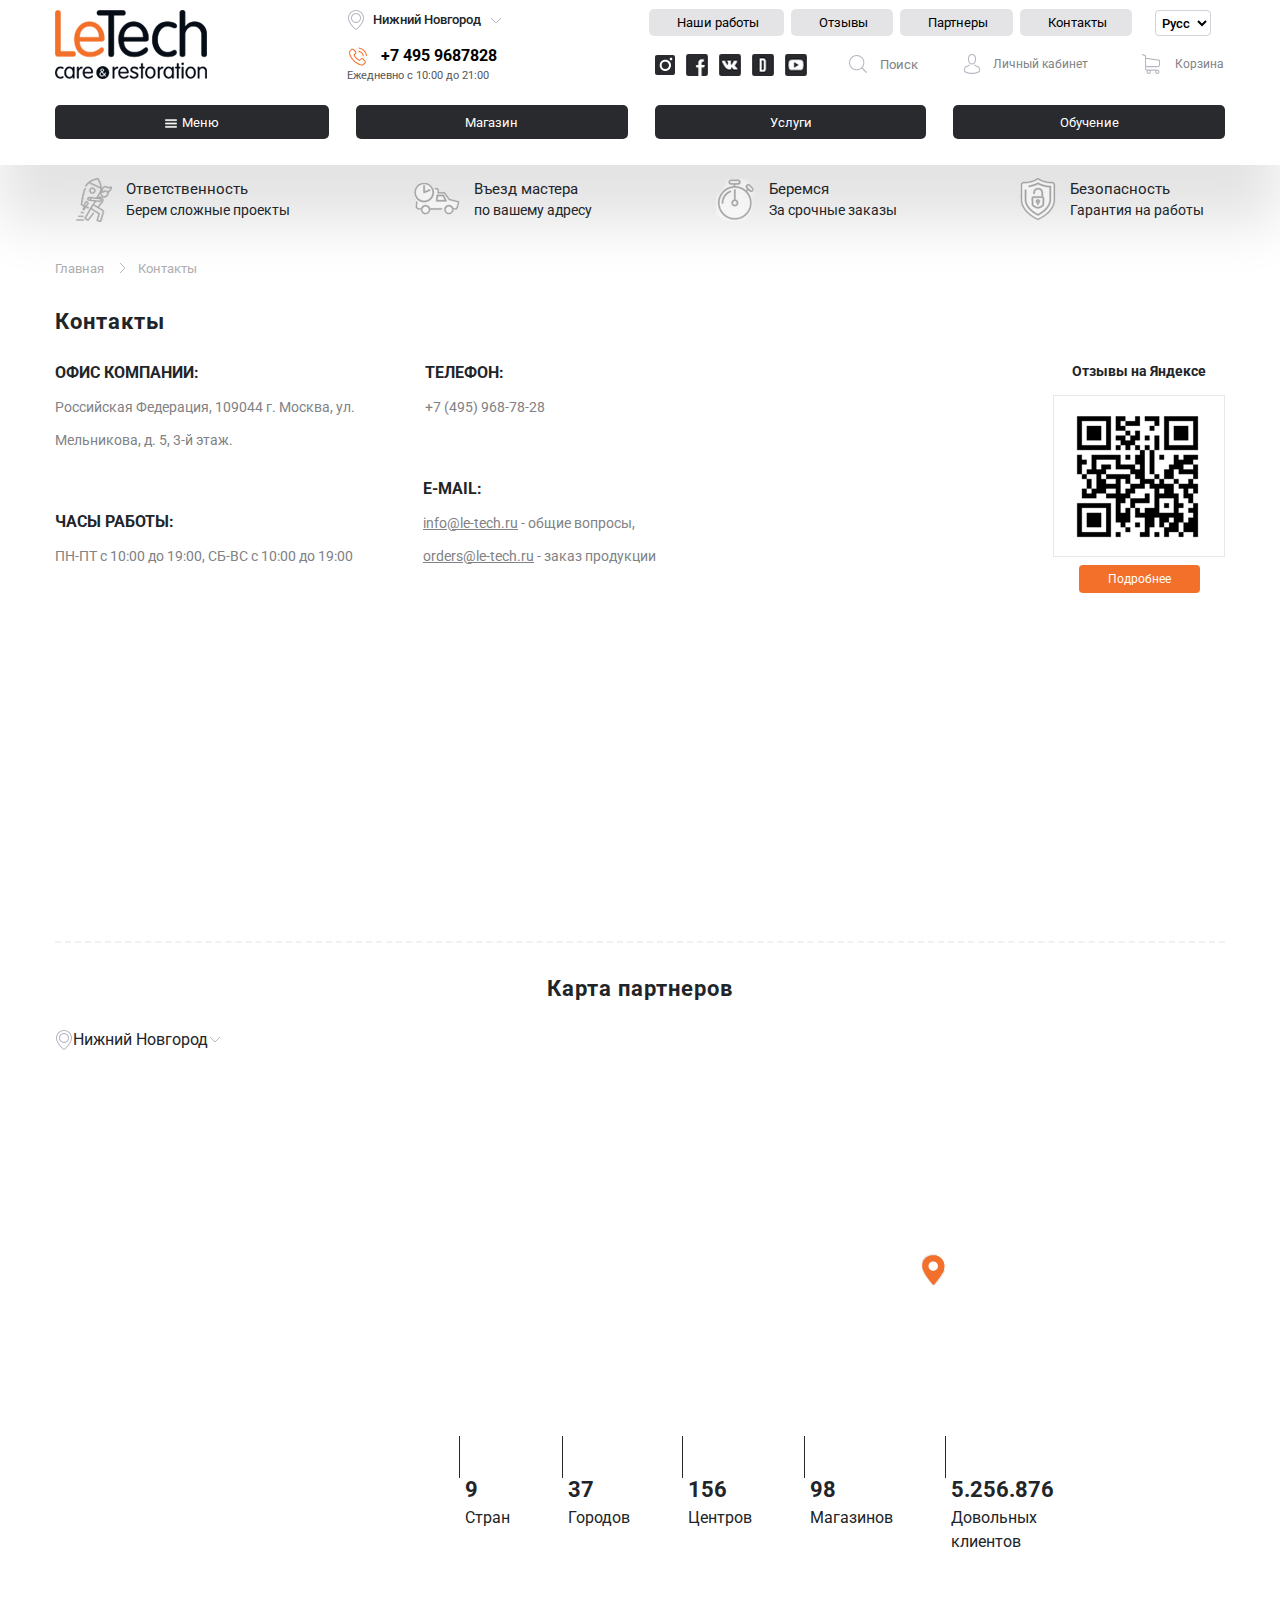
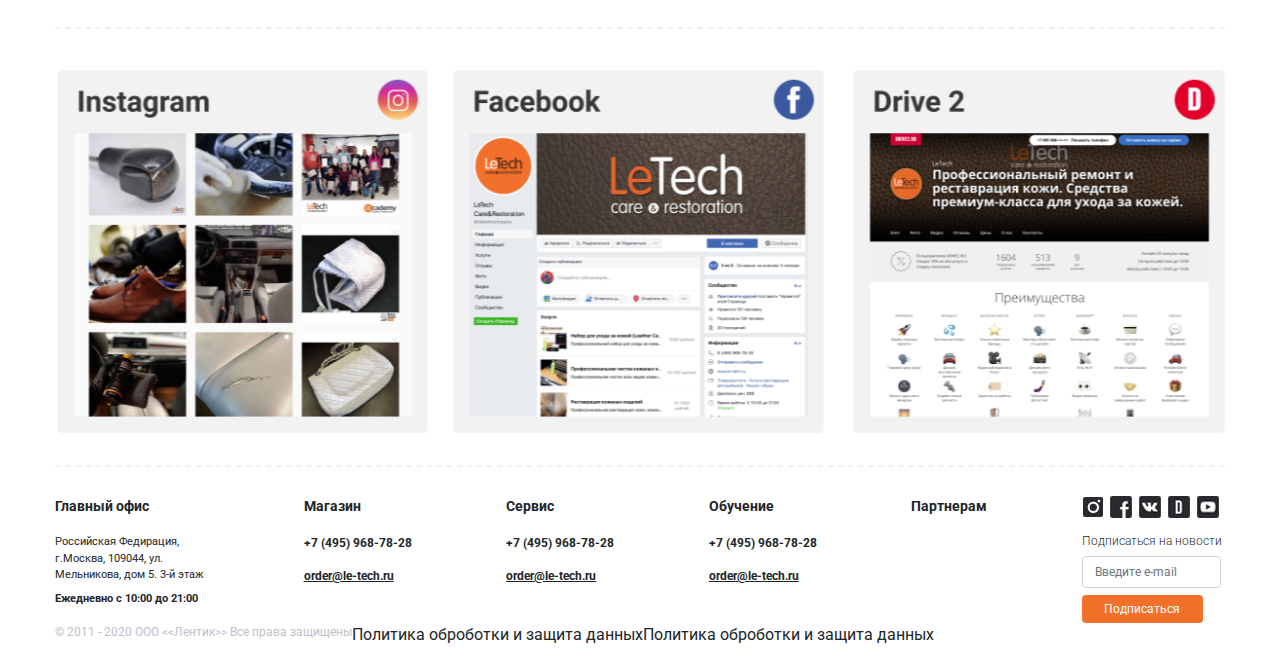
<file: contacts.html>
<!DOCTYPE html>
<html lang="en">
<head>
	<meta charset="UTF-8">
	<meta name="viewport" content="width=device-width, initial-scale=1.0">
	<meta http-equiv="X-UA-Compatible" content="ie=edge">
	<title>Document</title>
	<link rel="stylesheet" href="css/bootstrap.css">
	<link rel="stylesheet" href="css/style.min.css">
	
</head>
<body class="TogleClass">

	<header>
		<div class="header">
			<div class="container">
				<div class="header-wrapper d-flex">
					<div class="logo"><img src="img/logo.png" alt=""></div>
					<div class="header_column d-flex flex-column">
						<div class="top-header">
							<div class="location d-flex align-items-start">
								<div class="loco">
									<div class="loco-item d-flex align-items-center">
										<img src="img/location.png" alt="">
										<span>Нижний Новгород</span>
										<img src="img/arrows-bot.png" alt="">
									</div>
								</div>

								<div class="nav ">
									<ul class=" d-flex">
										<li><a href="#">Наши работы</a></li>
										<li><a href="#">Отзывы  </a></li>
										<li><a href="#">Партнеры </a></li>
										<li><a href="#" class="nm">Контакты</a></li>
									</ul>
									<form action="">
										<div class="form-group">
											<select class="form-control" id="exampleFormControlSelect1">
												<option>Русс</option>
												<option>Англ</option>
											</select>
										</div>
									</form>
								</div>
								
							</div>
						</div>
						<div class="bottom-header">
							<div class="social-network d-flex align-items-end">
								<div class="tel d-flex flex-column">
									<div class="number d-flex align-items-center">
										<a href="tel:+7 495 9687828">
											<img src="img/tel.png" alt="">
											<span>+7 495 9687828</span>
										</a>
									</div>
									<span>Ежедневно с 10:00 до 21:00</span>
								</div>
								<div class="network d-flex">
									<a href="#"><img src="img/inst.png" alt=""></a>
									<a href="#"><img src="img/fb.png" alt=""></a>
									<a href="#"><img src="img/wk.png" alt=""></a>
									<a href="#"><img src="img/d.png" alt=""></a>
									<a href="#"><img src="img/youtube.png" alt=""></a>
								</div>
								<div class="search d-flex align-items-center">
									<a href="#" class="animate__animated animate__bounce animate__delay-2s">
										<img src="img/search.png" alt="">
										<span>Поиск</span>
									</a>
								</div>
								<div class="contact d-flex align-items-center">
									<a href="#" class="animate__animated animate__bounce animate__delay-2s">
										<img src="img/contact.png" alt="">
										<span>Личный кабинет</span>
									</a>
								</div>
								<div class="basket d-flex align-items-center">
								 	<a href="#" class="animate__animated animate__bounce animate__delay-2s" >
								 		<img src="img/basket.png" alt="">
								 		<span>Корзина</span>
								 	</a>
								 	<div class="cor">
								 		<img src="img/basket-cor.png" alt="">
								 		<span>Корзина</span>
								 		<div class="subspan">3</div>
								 	</div>
								 </div>
							</div>
						</div>
					</div>
				</div>
				<div class="menu">
					<div class="menu-wrapper">
						<div class="menu-wrap">
							<div id="menuToggle">
								<li><a href="#"><img src="img/burger.png" alt="">Меню</a></li>
							</div>
							<ul class="navs d-flex">
								<div class="no"><li><a class="" href="#"><img src="img/burger.png" alt="">Меню</a></li></div>
								<li><a href="#">Магазин</a></li>
								<li><a href="#">Услуги</a></li>
								<li><a href="#" class="nm">Обучение</a></li>
							</ul> 
						</div>
					</div>
				</div>
			</div>
		</div>
	</header>

	<section class="block">
		<div class="container">
			<div class="block-wrapp d-flex justify-content-between">
				<div class="block-wrapper d-flex align-items-center">
					<img src="img/rocket.png" alt="">
					<div class="block-text d-flex flex-column">
						<span>Ответственность</span>
						<div class="subspan">Берем сложные проекты</div>
					</div>
				</div>
				<div class="block-wrapper block-block d-flex align-items-center">
					<img src="img/machine.png" alt="">
					<div class="block-text d-flex flex-column">
						<span>Въезд мастера</span>
						<div class="subspan">по вашему адресу</div>
					</div>
				</div>
				<div class="block-wrapper d-flex align-items-center">
					<img src="img/timmer.png" alt="">
					<div class="block-text d-flex flex-column">
						<span>Беремся</span>
						<div class="subspan">За срочные заказы</div>
					</div>
				</div>
				<div class="block-wrapper d-flex align-items-center">
					<img src="img/ucklod.png" alt="">
					<div class="block-text d-flex flex-column">
						<span>Безопасность</span>
						<div class="subspan">Гарантия на работы</div>
					</div>
				</div>
			</div>
		</div>
	</section>
	<div class="pages">
		<div class="container">
			<span><a href="#">Главная</a></span>
			<img src="img/arows-right.png" alt="">
			<span><a href="#">Контакты</a></span>
		</div>
	</div>

	<div class="contacts">
		<div class="container">
			<div class="first-h1 d-flex justify-content-start">Контакты</div>
			<div class="contacts-wrap d-flex justify-content-between">
				<div class="contacts-wrapper d-flex flex-wrap">
					<div class="contacts-item">
						<div class="span">ОФИС КОМПАНИИ:</div>
						<div class="subspan">Российская Федерация, 109044 г. Москва, ул.</div> 
						<div class="subspan">Мельникова, д. 5, 3-й этаж.</div>
					</div>
					<div class="contacts-item">
						<div class="span">ТЕЛЕФОН:</div>
						<div class="subspan">+7 (495) 968-78-28</div> 
					</div>
					<div class="contacts-item">
						<div class="span">ЧАСЫ РАБОТЫ:</div>
						<div class="subspan">ПН-ПТ с 10:00 до 19:00, СБ-ВС c 10:00 до 19:00</div> 
					</div>
					<div class="contacts-item">
						<div class="span">E-MAIL:</div>
						<div class="subspan"><a href="#">info@le-tech.ru</a> - общие вопросы,</div> 
						<div class="subspan"><a href="#">orders@le-tech.ru</a> - заказ продукции</div>
					</div>
				</div>
				<div class="hatch d-flex align-items-center flex-column">
					<span>Отзывы на Яндексе</span>
					<img src="img/hatch.png" alt="">
					<a href="#"><button type="button" class="btn btn-outline-primary" tabindex="0">Подробнее</button></a>
				</div>
				
			</div>
		</div>
	</div>	

	<div class="maps">
		<div class="container">
			<div id="maps" style="width: 100%; height: 300px"></div>
		</div>
	</div>


	<div class="container">
		<div class="bg-line"></div>
	</div>

	<section class="map">
		<div class="container">
			<div class="first-h1">Карта партнеров</div>

			<div class="map-wrap">
				<div class="map-dots">
					<div class="map-wrap_circle"></div>
					<div class="map-content">
						<div class="loco-item d-flex align-items-center">
							<img src="img/location.png" alt="">
							<span>Нижний Новгород</span>
							<img src="img/arrows-bot.png" alt="">
						</div>
						<div class="map-dots__content-row">
							<img src="img/icon-map.png" alt="">
							<div class="map-dots__content-head">
								<div class="map-dots__content-title"><img src="img/fl.png" alt=""></div>
								<div class="map-dots__content-subtitle">
									Эксклюзивный дилер	<br>	
									LeTech в городе Омске
								</div>
								<span class=" d-flex justify-content-end">Подробнее</span>
							</div>
							<div class="map-dots__content-rows d-flex">
								<div class="map-number">
									<div class="map-item">
										<div class="line"></div>
										<div class="span">9</div>
										<div class="subspan">Стран</div>
									</div>			
								</div>
								<div class="map-number">
									<div class="map-item">
										<div class="line"></div>
										<div class="span">37</div>
										<div class="subspan">Городов</div>
									</div>			
								</div>
								<div class="map-number">
									<div class="map-item">
										<div class="line"></div>
										<div class="span">156</div>
										<div class="subspan">Центров</div>
									</div>			
								</div>
								<div class="map-number">
									<div class="map-item">
										<div class="line"></div>
										<div class="span">98</div>
										<div class="subspan">Магазинов</div>
									</div>			
								</div>
								<div class="map-number big-number">
									<div class="map-item">
										<div class="line"></div>
										<div class="span">5.256.876</div>
										<div class="subspan">Довольных клиентов</div>
									</div>			
								</div>
							</div>
						</div>
					</div>
				</div>
			</div>
			<div id="map" style="width: 100%; height: 545px;"></div>
		</div>
	</section>


	<div class="container">
		<div class="bg-line"></div>
	</div>

	<section class="box">
		<div class="container">
			<div class="box-network d-flex">
				<a href="" id=""><img class="separator" src="img/network-1.png" alt=""></a>
				<a href="" id=""><img class="separator" src="img/network-2.png" alt=""></a>
				<a href="" id=""><img class="" src="img/network-3.png" alt=""></a>
			</div>
		</div>
	</section>

	<div class="container">
		<div class="bg-line"></div>
	</div>

	<footer class="footer">
		<div class="container">
			<div class="footer-wrap">
				<div class="footer-wrapper d-flex justify-content-between">
					<div class="footer-item">
						<div class="footer-item_h1">Главный офис</div>
						<p>
							Российская Федирация,
							г.Москва, 109044,
							ул. Мельникова, дом 5.
							3-й этаж
						</p>
						<div class="footer-item_span">
							Ежедневно с 10:00 до 21:00
						</div>
					</div>
					<div class="footer-item">
						<div class="footer-item_h1">Магазин</div>
						<div class="span">+7 (495) 968-78-28</div>
						<div class="subspan">order@le-tech.ru</div>
					</div>
					<div class="footer-item">
						<div class="footer-item_h1">Сервис</div>
						<div class="span">+7 (495) 968-78-28</div>
						<div class="subspan">order@le-tech.ru</div>
					</div>
					<div class="footer-item">
						<div class="footer-item_h1">Обучение</div>
						<div class="span">+7 (495) 968-78-28</div>
						<div class="subspan">order@le-tech.ru</div>
					</div>
					<div class="footer-item">
						<div class="footer-item_h1 h1-body">Партнерам</div>
					</div>
					<div class="footer-item item-wrap">
						<div class="network d-flex">
							<a href="#"><img src="img/inst.png" alt=""></a>
							<a href="#"><img src="img/fb.png" alt=""></a>
							<a href="#"><img src="img/wk.png" alt=""></a>
							<a href="#"><img src="img/d.png" alt=""></a>
							<a href="#"><img src="img/youtube.png" alt=""></a>
						</div>
						<div class="subscribe">Подписаться на новости</div>
						<div class="btn-wrap">
							<div class="form-group">
								<input type="email" class="form-control" id="validationCustom01" placeholder="Введите e-mail">
							</div>
							<a href="#"><button type="button" class="btn btn-outline-primary" tabindex="0">Подписаться</button></a>
						</div>
					</div>

					
				</div>
				<div class="footer-wrap__footer-wrapper d-flex">
					<div class="span">© 2011 - 2020 OOO <<Лентик>> Все права защищены </div>
					<div class="subspan">Политика оброботки и защита данных</div>
					<div class="subspan">Политика оброботки и защита данных</div>
				</div>
			</div>
		</div>
	</footer> 

	<div class="bg-box"></div>
	<script src="https://ajax.googleapis.com/ajax/libs/jquery/3.4.1/jquery.min.js"></script>
	<script src="js/bootstrap.min.js"></script>
	<script src="https://api-maps.yandex.ru/2.1/?apikey=ваш API-ключ&lang=ru_RU" type="text/javascript"></script>

	<script type="text/javascript" src="https://www.amcharts.com/lib/3/ammap.js"></script>
	<script type="text/javascript" src="https://www.amcharts.com/lib/3/maps/js/worldLow.js"></script>
	<script src="js/libs.min.js"></script>
	<script src="js/main.js"></script>
</body>
</html>
</file>
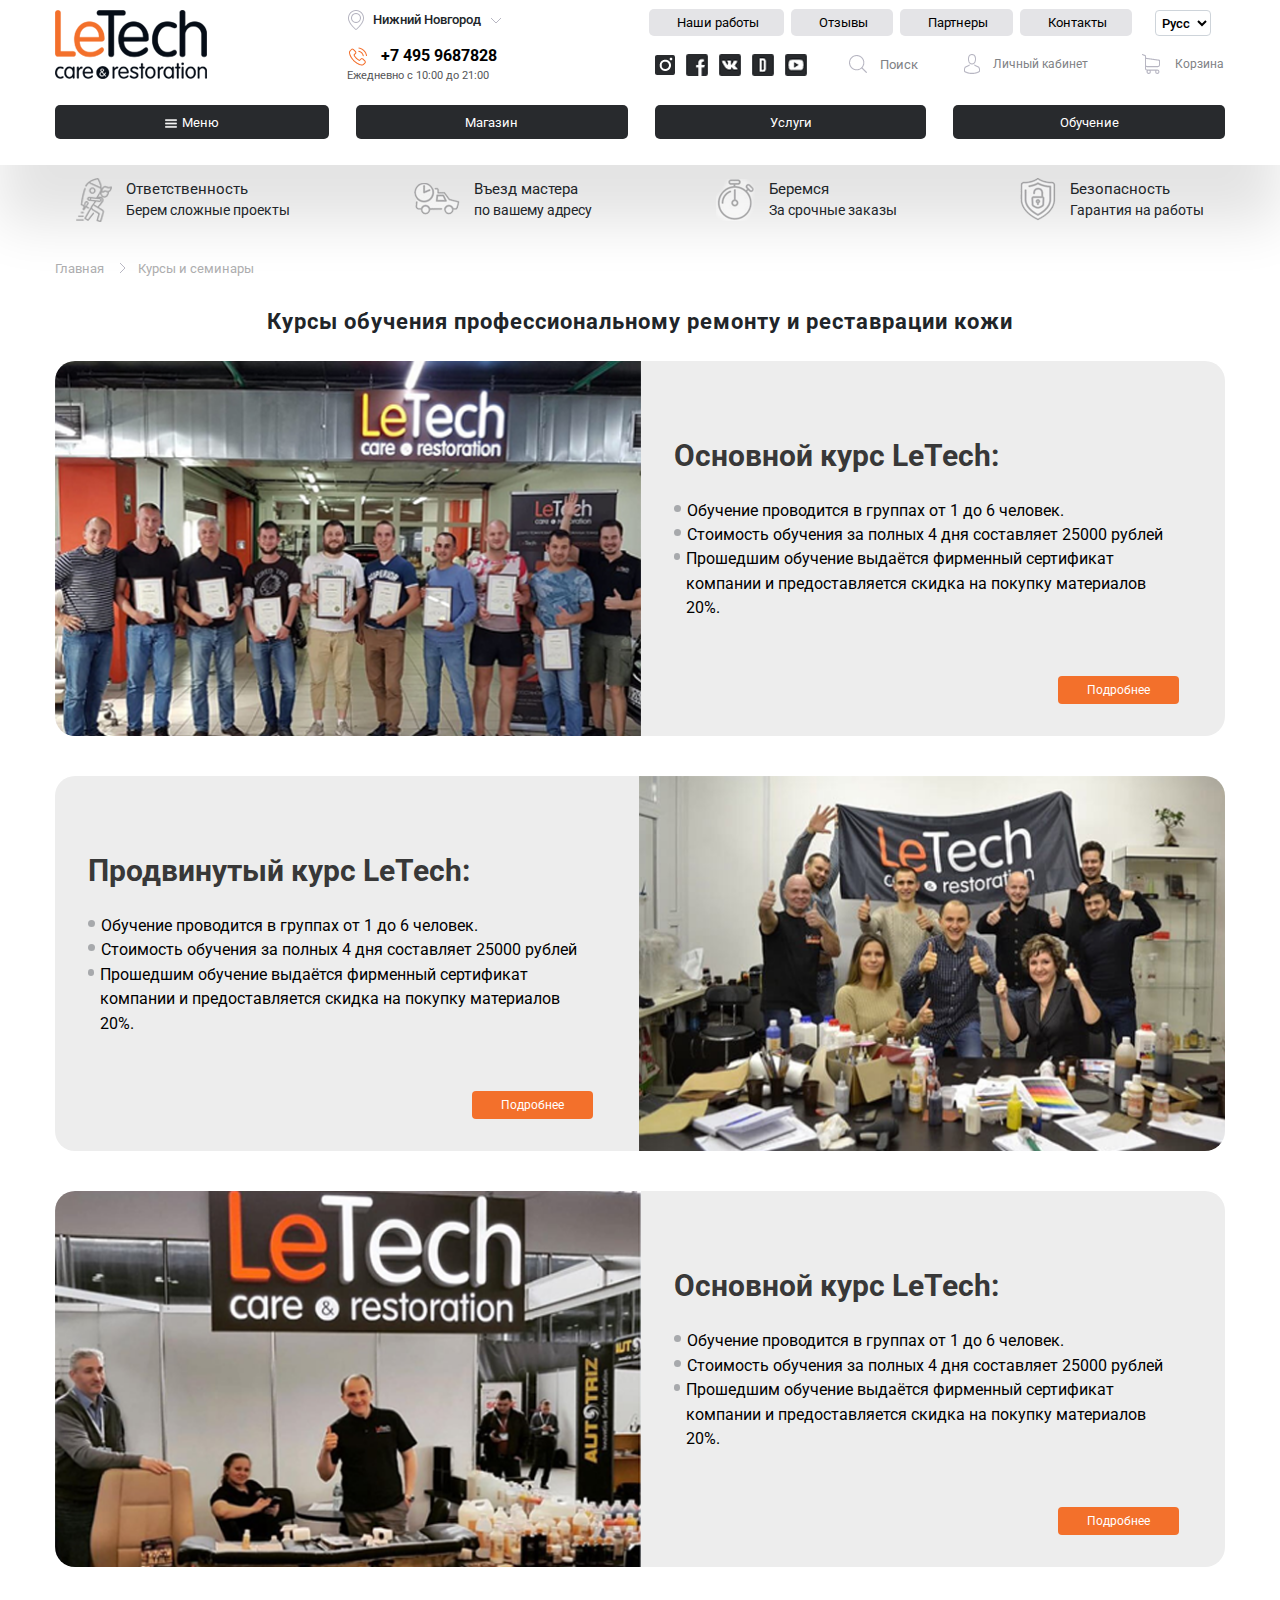
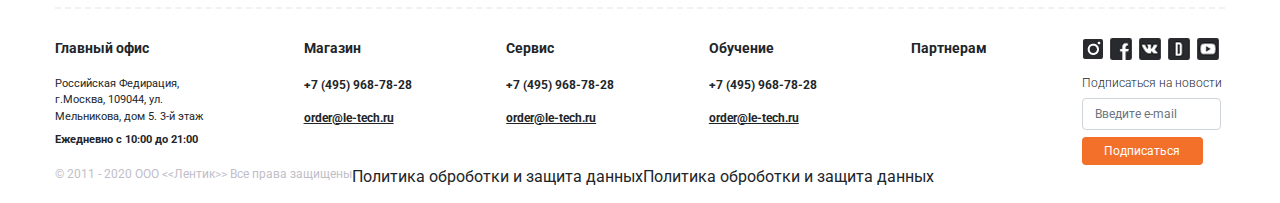
<file: courses.html>
<!DOCTYPE html>
<html lang="en">
<head>
	<meta charset="UTF-8">
	<meta name="viewport" content="width=device-width, initial-scale=1.0">
	<meta http-equiv="X-UA-Compatible" content="ie=edge">
	<title>Document</title>
	<link rel="stylesheet" href="css/bootstrap.css">
	<link rel="stylesheet" href="css/style.min.css">
	
</head>
<body class="TogleClass">

	<header>
		<div class="header">
			<div class="container">
				<div class="header-wrapper d-flex">
					<div class="logo"><img src="img/logo.png" alt=""></div>
					<div class="header_column d-flex flex-column">
						<div class="top-header">
							<div class="location d-flex align-items-start">
								<div class="loco">
									<div class="loco-item d-flex align-items-center">
										<img src="img/location.png" alt="">
										<span>Нижний Новгород</span>
										<img src="img/arrows-bot.png" alt="">
									</div>
								</div>

								<div class="nav ">
									<ul class=" d-flex">
										<li><a href="#">Наши работы</a></li>
										<li><a href="#">Отзывы  </a></li>
										<li><a href="#">Партнеры </a></li>
										<li><a href="#" class="nm">Контакты</a></li>
									</ul>
									<form action="">
										<div class="form-group">
											<select class="form-control" id="exampleFormControlSelect1">
												<option>Русс</option>
												<option>Англ</option>
											</select>
										</div>
									</form>
								</div>
								
							</div>
						</div>
						<div class="bottom-header">
							<div class="social-network d-flex align-items-end">
								<div class="tel d-flex flex-column">
									<div class="number d-flex align-items-center">
										<a href="tel:+7 495 9687828">
											<img src="img/tel.png" alt="">
											<span>+7 495 9687828</span>
										</a>
									</div>
									<span>Ежедневно с 10:00 до 21:00</span>
								</div>
								 <div class="network d-flex">
								 	 <a href="#"><img src="img/inst.png" alt=""></a>
								 	 <a href="#"><img src="img/fb.png" alt=""></a>
								 	 <a href="#"><img src="img/wk.png" alt=""></a>
								 	 <a href="#"><img src="img/d.png" alt=""></a>
								 	 <a href="#"><img src="img/youtube.png" alt=""></a>
								 </div>
								 <div class="search d-flex align-items-center">
								 	<a href="#" class="animate__animated animate__bounce animate__delay-2s">
								 		<img src="img/search.png" alt="">
								 		<span>Поиск</span>
								 	</a>
								 </div>
								 <div class="contact d-flex align-items-center">
								 	<a href="#" class="animate__animated animate__bounce animate__delay-2s">
								 		<img src="img/contact.png" alt="">
								 		<span>Личный кабинет</span>
								 	</a>
								 </div>
								 <div class="basket d-flex align-items-center">
								 	<a href="#" class="animate__animated animate__bounce animate__delay-2s" >
								 		<img src="img/basket.png" alt="">
								 		<span>Корзина</span>
								 	</a>
								 	<div class="cor">
								 		<img src="img/basket-cor.png" alt="">
								 		<span>Корзина</span>
								 		<div class="subspan">3</div>
								 	</div>
								 </div>
							</div>
						</div>
					</div>
				</div>
				<div class="menu">
					<div class="menu-wrapper">
						<div class="menu-wrap">
							<div id="menuToggle">
								<li><a href="#"><img src="img/burger.png" alt="">Меню</a></li>
							</div>
							<ul class="navs d-flex">
								<div class="no"><li><a class="" href="#"><img src="img/burger.png" alt="">Меню</a></li></div>
								<li><a href="#">Магазин</a></li>
								<li><a href="#">Услуги</a></li>
								<li><a href="#" class="nm">Обучение</a></li>
							</ul> 
						</div>
					</div>
				</div>
			</div>
		</div>
	</header>

	 <section class="block">
		<div class="container">
			<div class="block-wrapp d-flex justify-content-between">
				<div class="block-wrapper d-flex align-items-center">
					<img src="img/rocket.png" alt="">
					<div class="block-text d-flex flex-column">
						<span>Ответственность</span>
						<div class="subspan">Берем сложные проекты</div>
					</div>
				</div>
				<div class="block-wrapper block-block d-flex align-items-center">
					<img src="img/machine.png" alt="">
					<div class="block-text d-flex flex-column">
						<span>Въезд мастера</span>
						<div class="subspan">по вашему адресу</div>
					</div>
				</div>
				<div class="block-wrapper d-flex align-items-center">
					<img src="img/timmer.png" alt="">
					<div class="block-text d-flex flex-column">
						<span>Беремся</span>
						<div class="subspan">За срочные заказы</div>
					</div>
				</div>
				<div class="block-wrapper d-flex align-items-center">
					<img src="img/ucklod.png" alt="">
					<div class="block-text d-flex flex-column">
						<span>Безопасность</span>
						<div class="subspan">Гарантия на работы</div>
					</div>
				</div>
			</div>
		</div>
	</section>
	<div class="pages">
		<div class="container">
			<span><a href="#">Главная</a></span>
			<img src="img/arows-right.png" alt="">
			<span><a href="#">Курсы и семинары</a></span>
		</div>
	</div>

	<div class="courses">
		<div class="container">
			<div class="first-h1">Курсы обучения профессиональному ремонту и реставрации кожи</div>

			<div class="courses-wrap">
				<div class="courses-item d-flex">
					<img src="img/courses-2.png" alt="">
					<div class="courses-right_block">
						<div class="courses-h1">Основной курс LeTech:</div>
						<div class="courses-text d-flex">
							<div class="border-disk"></div>
							<span>Обучение проводится в группах от 1 до 6 человек.</span>
						</div>
						<div class="courses-text d-flex">
							<div class="border-disk"></div>
							<span>Стоимость обучения за полных 4 дня составляет 25000 рублей</span>
						</div>
						<div class="courses-text d-flex">
							<div class="border-disks"></div>
							<span>Прошедшим обучение выдаётся фирменный сертификат 
							компании и предоставляется скидка на покупку материалов 20%.</span>
						</div>
						<a href="#"><button type="button" class="btn btn-outline-primary" tabindex="0">Подробнее</button></a>
					</div>
				</div>
				<div class="courses-item d-flex ">
					<div class="courses-right_block">
						<div class="courses-h1">Продвинутый курс LeTech:</div>
						<div class="courses-text d-flex">
							<div class="border-disk"></div>
							<span>Обучение проводится в группах от 1 до 6 человек.</span>
						</div>
						<div class="courses-text d-flex">
							<div class="border-disk"></div>
							<span>Стоимость обучения за полных 4 дня составляет 25000 рублей</span>
						</div>
						<div class="courses-text d-flex">
							<div class="border-disks"></div>
							<span>Прошедшим обучение выдаётся фирменный сертификат 
							компании и предоставляется скидка на покупку материалов 20%.</span>
						</div>
						<a href="#"><button type="button" class="btn btn-outline-primary" tabindex="0">Подробнее</button></a>
					</div>
					<img src="img/courses-1.png" alt="">
				</div>
				<div class="courses-item d-flex">
					<img src="img/courses-3.png" alt="">
					<div class="courses-right_block">
						<div class="courses-h1">Основной курс LeTech:</div>
						<div class="courses-text d-flex">
							<div class="border-disk"></div>
							<span>Обучение проводится в группах от 1 до 6 человек.</span>
						</div>
						<div class="courses-text d-flex">
							<div class="border-disk"></div>
							<span>Стоимость обучения за полных 4 дня составляет 25000 рублей</span>
						</div>
						<div class="courses-text d-flex">
							<div class="border-disks"></div>
							<span>Прошедшим обучение выдаётся фирменный сертификат 
							компании и предоставляется скидка на покупку материалов 20%.</span>
						</div>
						<a href="#"><button type="button" class="btn btn-outline-primary" tabindex="0">Подробнее</button></a>
					</div>
				</div>
			</div>
		</div>
	</div>

	<div class="container">
		<div class="bg-line"></div>
	</div>

	<footer class="footer">
		<div class="container">
			<div class="footer-wrap">
				<div class="footer-wrapper d-flex justify-content-between">
					<div class="footer-item">
						<div class="footer-item_h1">Главный офис</div>
						<p>
							Российская Федирация,
							г.Москва, 109044,
							ул. Мельникова, дом 5.
							3-й этаж
						</p>
						<div class="footer-item_span">
							Ежедневно с 10:00 до 21:00
						</div>
					</div>
					<div class="footer-item">
						<div class="footer-item_h1">Магазин</div>
						<div class="span">+7 (495) 968-78-28</div>
						<div class="subspan">order@le-tech.ru</div>
					</div>
					<div class="footer-item">
						<div class="footer-item_h1">Сервис</div>
						<div class="span">+7 (495) 968-78-28</div>
						<div class="subspan">order@le-tech.ru</div>
					</div>
					<div class="footer-item">
						<div class="footer-item_h1">Обучение</div>
						<div class="span">+7 (495) 968-78-28</div>
						<div class="subspan">order@le-tech.ru</div>
					</div>
					<div class="footer-item">
						<div class="footer-item_h1 h1-body">Партнерам</div>
					</div>
					<div class="footer-item item-wrap">
						<div class="network d-flex">
							<a href="#"><img src="img/inst.png" alt=""></a>
							<a href="#"><img src="img/fb.png" alt=""></a>
							<a href="#"><img src="img/wk.png" alt=""></a>
							<a href="#"><img src="img/d.png" alt=""></a>
							<a href="#"><img src="img/youtube.png" alt=""></a>
						</div>
						<div class="subscribe">Подписаться на новости</div>
						<div class="btn-wrap">
							<div class="form-group">
								<input type="email" class="form-control" id="validationCustom01" placeholder="Введите e-mail">
							</div>
							<a href="#"><button type="button" class="btn btn-outline-primary" tabindex="0">Подписаться</button></a>
						</div>
					</div>

					
				</div>
				<div class="footer-wrap__footer-wrapper d-flex">
					<div class="span">© 2011 - 2020 OOO &lt;&lt;Лентик&gt;&gt; Все права защищены </div>
					<div class="subspan">Политика оброботки и защита данных</div>
					<div class="subspan">Политика оброботки и защита данных</div>
				</div>
			</div>
		</div>
	</footer>

	<div class="bg-box"></div>
	<script src="https://ajax.googleapis.com/ajax/libs/jquery/3.4.1/jquery.min.js"></script>
	<script src="js/bootstrap.min.js"></script>
	<script type="text/javascript" src="https://www.amcharts.com/lib/3/ammap.js"></script>
	<script type="text/javascript" src="https://www.amcharts.com/lib/3/maps/js/worldLow.js"></script>
	<script src="js/libs.min.js"></script>
	<script src="js/main.js"></script>
</body>
</html>
</file>
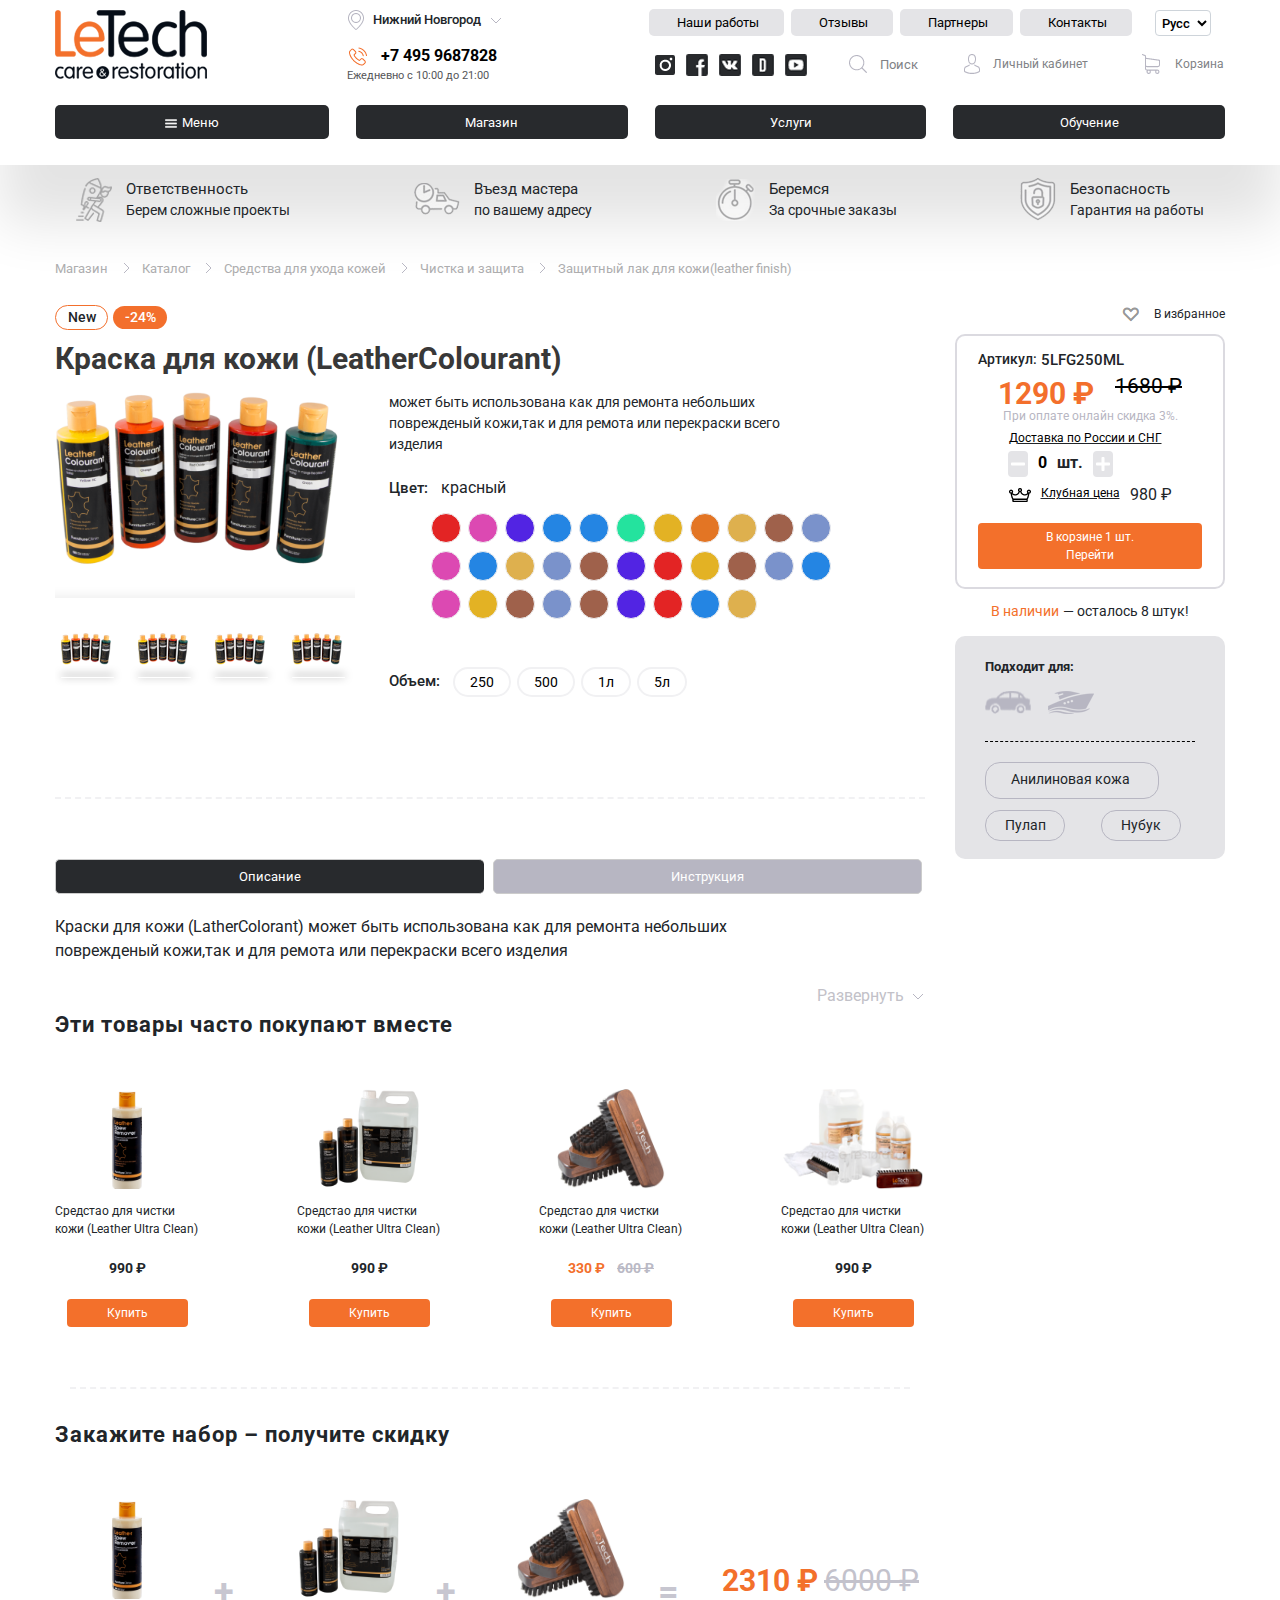
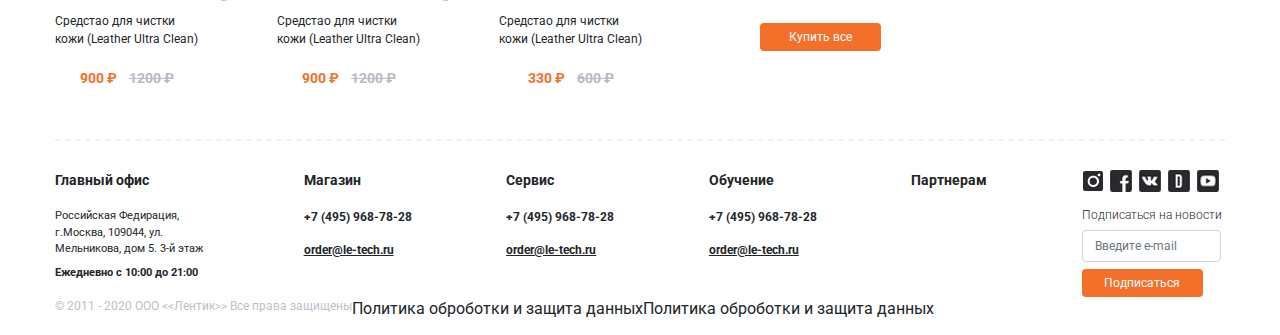
<file: paints.html>
<!DOCTYPE html>
<html lang="en">
<head>
	<meta charset="UTF-8">
	<meta name="viewport" content="width=device-width, initial-scale=1.0">
	<meta http-equiv="X-UA-Compatible" content="ie=edge">
	<title>Document</title>
	<link rel="stylesheet" href="css/bootstrap.css">
	<link rel="stylesheet" href="css/style.min.css">
	
</head>
<body class="TogleClass">

	<header>
		<div class="header">
			<div class="container">
				<div class="header-wrapper d-flex">
					<div class="logo"><img src="img/logo.png" alt=""></div>
					<div class="header_column d-flex flex-column">
						<div class="top-header">
							<div class="location d-flex align-items-start">
								<div class="loco">
									<div class="loco-item d-flex align-items-center">
										<img src="img/location.png" alt="">
										<span>Нижний Новгород</span>
										<img src="img/arrows-bot.png" alt="">
									</div>
								</div>

								<div class="nav ">
									<ul class=" d-flex">
										<li><a href="#">Наши работы</a></li>
										<li><a href="#">Отзывы  </a></li>
										<li><a href="#">Партнеры </a></li>
										<li><a href="#" class="nm">Контакты</a></li>
									</ul>
									<form action="">
										<div class="form-group">
											<select class="form-control" id="exampleFormControlSelect1">
												<option>Русс</option>
												<option>Англ</option>
											</select>
										</div>
									</form>
								</div>
								
							</div>
						</div>
						<div class="bottom-header">
							<div class="social-network d-flex align-items-end">
								<div class="tel d-flex flex-column">
									<div class="number d-flex align-items-center">
										<a href="tel:+7 495 9687828">
											<img src="img/tel.png" alt="">
											<span>+7 495 9687828</span>
										</a>
									</div>
									<span>Ежедневно с 10:00 до 21:00</span>
								</div>
								<div class="network d-flex">
									<a href="#"><img src="img/inst.png" alt=""></a>
									<a href="#"><img src="img/fb.png" alt=""></a>
									<a href="#"><img src="img/wk.png" alt=""></a>
									<a href="#"><img src="img/d.png" alt=""></a>
									<a href="#"><img src="img/youtube.png" alt=""></a>
								</div>
								<div class="search d-flex align-items-center">
									<a href="#" class="animate__animated animate__bounce animate__delay-2s">
										<img src="img/search.png" alt="">
										<span>Поиск</span>
									</a>
								</div>
								<div class="contact d-flex align-items-center">
									<a href="#" class="animate__animated animate__bounce animate__delay-2s">
										<img src="img/contact.png" alt="">
										<span>Личный кабинет</span>
									</a>
								</div>
								<div class="basket d-flex align-items-center">
								 	<a href="#" class="animate__animated animate__bounce animate__delay-2s" >
								 		<img src="img/basket.png" alt="">
								 		<span>Корзина</span>
								 	</a>
								 	<div class="cor">
								 		<img src="img/basket-cor.png" alt="">
								 		<span>Корзина</span>
								 		<div class="subspan">3</div>
								 	</div>
								 </div>
							</div>
						</div>
					</div>
				</div>
				<div class="menu">
					<div class="menu-wrapper">
						<div class="menu-wrap">
							<div id="menuToggle">
								<li><a href="#"><img src="img/burger.png" alt="">Меню</a></li>
							</div>
							<ul class="navs d-flex">
								<div class="no"><li><a class="" href="#"><img src="img/burger.png" alt="">Меню</a></li></div>
								<li><a href="#">Магазин</a></li>
								<li><a href="#">Услуги</a></li>
								<li><a href="#" class="nm">Обучение</a></li>
							</ul> 
						</div>
					</div>
				</div>
			</div>
		</div>
	</header>

	<section class="block">
		<div class="container">
			<div class="block-wrapp d-flex justify-content-between">
				<div class="block-wrapper d-flex align-items-center">
					<img src="img/rocket.png" alt="">
					<div class="block-text d-flex flex-column">
						<span>Ответственность</span>
						<div class="subspan">Берем сложные проекты</div>
					</div>
				</div>
				<div class="block-wrapper block-block d-flex align-items-center">
					<img src="img/machine.png" alt="">
					<div class="block-text d-flex flex-column">
						<span>Въезд мастера</span>
						<div class="subspan">по вашему адресу</div>
					</div>
				</div>
				<div class="block-wrapper d-flex align-items-center">
					<img src="img/timmer.png" alt="">
					<div class="block-text d-flex flex-column">
						<span>Беремся</span>
						<div class="subspan">За срочные заказы</div>
					</div>
				</div>
				<div class="block-wrapper d-flex align-items-center">
					<img src="img/ucklod.png" alt="">
					<div class="block-text d-flex flex-column">
						<span>Безопасность</span>
						<div class="subspan">Гарантия на работы</div>
					</div>
				</div>
			</div>
		</div>
	</section>
	<div class="pages">
		<div class="container">
			<span><a href="#">Магазин</a></span>
			<img src="img/arows-right.png" alt="">
			<span><a href="#">Каталог</a></span>
			<img src="img/arows-right.png" alt="">
			<span><a href="#">Средства для ухода кожей</a></span>
			<img src="img/arows-right.png" alt="">
			<span><a href="#">Чистка и защита</a></span>
			<img src="img/arows-right.png" alt="">
			<span><a href="#">Защитный лак для кожи(leather finish)</a></span>
		</div>
	</div>

	<div class="paints">
		<div class="container">
			<div class="row">
				<div class="col-lg-9 col-md-12">
					<div class="discounts d-flex align-items-center">
						<div class="span">New</div>
						<div class="subspan">-24%</div>	
					</div>
					<div class="paints-title">Краска для кожи (LeatherColourant)</div>
					<div class="paints-wrap d-flex">
						<div class="paints-item">
							<div class="mid">
								<div class="sl">
									<div class="sl__slide"><a href="#"><img src="img/paints-lg.png" alt="Картинка слайда 1"><span class="sl__text">

									</span></a></div>
									<div class="sl__slide"><a href="#"><img src="img/paints-lg.png" alt="Картинка слайда 2"><span class="sl__text">

									</span></a></div>
									<div class="sl__slide"><a href="#"><img src="img/paints-lg.png" alt="Картинка слайда 3"><span class="sl__text">

									</span></a></div>
									<div class="sl__slide"><a href="#"><img src="img/paints-lg.png" alt="Картинка слайда 4"><span class="sl__text">

									</span></a></div>
									<div class="sl__slide"><a href="#"><img src="img/paints-lg.png" alt="Картинка слайда 5"><span class="sl__text">

									</span></a></div>
									<div class="sl__slide"><a href="#"><img src="img/paints-lg.png" alt="Картинка слайда 6"><span class="sl__text">

									</span></a></div>
									<div class="sl__slide"><a href="#"><img src="img/paints-lg.png" alt="Картинка слайда 7"><span class="sl__text">

									</span></a></div>
									<div class="sl__slide"><a href="#"><img src="img/paints-lg.png" alt="Картинка слайда 8"><span class="sl__text">

									</span></a></div>
									<div class="sl__slide"><a href="#"><img src="img/paints-lg.png" alt="Картинка слайда 9"><span class="sl__text">

									</span></a></div>
									<div class="sl__slide"><a href="#"><img src="img/paints-lg.png" alt="Картинка слайда 10"><span class="sl__text">

									</span></a></div>
									<div class="sl__slide"><a href="#"><img src="img/paints-lg.png" alt="Картинка слайда 11"><span class="sl__text">

									</span></a></div>
									<div class="sl__slide"><a href="#"><img src="img/paints-lg.png" alt="Картинка слайда 12"><span class="sl__text">

									</span></a></div>
									

									<div class="sl-line"></div>
								</div>
								<div class="sl2">
									<div class="sl2__slide">
										<img src="img/paints-sm.png" alt="img">
										<div class="sl2-line"></div>
									</div>
									<div class="sl2__slide">
										<img src="img/paints-sm.png" alt="img">
										<div class="sl2-line"></div>
									</div>
									<div class="sl2__slide">
										<img src="img/paints-sm.png" alt="img">
										<div class="sl2-line"></div>
									</div>
									<div class="sl2__slide">
										<img src="img/paints-sm.png" alt="img">
										<div class="sl2-line"></div>
									</div>
									<div class="sl2__slide">
										<img src="img/paints-sm.png" alt="img">
										<div class="sl2-line"></div>
									</div>
									
								</div>
							</div>
						</div>
						<div class="paints-item">
							<div class="paint-text">
								может быть использована как для ремонта небольших
								поврежденый кожи,так и для ремота или перекраски всего изделия
							</div>

							<div class="paints-color">
								<div class="paints-color_text">
									<div class="paint-flex d-flex align-items-center">
										<h3>Цвет:</h3>
										<a id="myAnchor">красный</a>
									</div>
									<div class="paints-click d-flex">
										<div class="paints-color" type="button" onclick="changeLink()" value="Change link">
											<div class="paints-color_item"></div>
										</div>
										<div class="paints-color" type="button" onclick="changeLinks()" value="Change links">
											<div class="paints-color_one"></div>
										</div>
										<div class="paints-color" type="button" onclick="changeLink_one()" value="Change links">
											<div class="paints-color_two"></div>
										</div>
										<div class="paints-color" type="button" onclick="changeLink_three()" value="Change links">
											<div class="paints-color_three"></div>
										</div>
										<div class="paints-color" type="button" onclick="changeLink_three()" value="Change links">
											<div class="paints-color_three"></div>
										</div>
										<div class="paints-color" type="button" onclick="changeLink_five()" value="Change links">
											<div class="paints-color_five"></div>
										</div>
										<div class="paints-color" type="button" onclick="changeLink_six()" value="Change links">
											<div class="paints-color_six"></div>
										</div>
										<div class="paints-color" type="button" onclick="changeLink_seven()" value="Change links">
											<div class="paints-color_seven"></div>
										</div>
										<div class="paints-color" type="button" onclick="changeLink_eight()" value="Change links">
											<div class="paints-color_eight"></div>
										</div>
										<div class="paints-color" type="button" onclick="changeLink_nine()" value="Change links">
											<div class="paints-color_nine"></div>
										</div>
										<div class="paints-color" type="button" onclick="changeLink_ten()" value="Change links">
											<div class="paints-color_ten"></div>
										</div>
									</div>

									<div class="paints-click d-flex">
										<div class="paints-color" type="button" onclick="changeLinks()" value="Change link">
											<div class="paints-color_one"></div>
										</div>
										<div class="paints-color" type="button" onclick="changeLink_three()" value="Change links">
											<div class="paints-color_three"></div>
										</div>
										<div class="paints-color" type="button" onclick="changeLink_eight()" value="Change links">
											<div class="paints-color_eight"></div>
										</div>
										<div class="paints-color" type="button" onclick="changeLink_ten()" value="Change links">
											<div class="paints-color_ten"></div>
										</div>
										<div class="paints-color" type="button" onclick="changeLink_nine()" value="Change links">
											<div class="paints-color_nine"></div>
										</div>
										<div class="paints-color" type="button" onclick="changeLink_one()" value="Change links">
											<div class="paints-color_two"></div>
										</div>
										<div class="paints-color" type="button" onclick="changeLink()" value="Change links">
											<div class="paints-color_item"></div>
										</div>
										<div class="paints-color" type="button" onclick="changeLink_six()" value="Change links">
											<div class="paints-color_six"></div>
										</div>
										<div class="paints-color" type="button" onclick="changeLink_nine()" value="Change links">
											<div class="paints-color_nine"></div>
										</div>
										<div class="paints-color" type="button" onclick="changeLink_ten()" value="Change links">
											<div class="paints-color_ten"></div>
										</div>
										<div class="paints-color" type="button" onclick="changeLink_three()" value="Change links">
											<div class="paints-color_three"></div>
										</div>
									</div>

									<div class="paints-click d-flex">
										<div class="paints-color" type="button" onclick="changeLinks()" value="Change link">
											<div class="paints-color_one"></div>
										</div>
										<div class="paints-color" type="button" onclick="changeLink_six()" value="Change links">
											<div class="paints-color_six"></div>
										</div>
										<div class="paints-color" type="button" onclick="changeLink_nine()" value="Change links">
											<div class="paints-color_nine"></div>
										</div>
										<div class="paints-color" type="button" onclick="changeLink_ten()" value="Change links">
											<div class="paints-color_ten"></div>
										</div>
										<div class="paints-color" type="button" onclick="changeLink_nine()" value="Change links">
											<div class="paints-color_nine"></div>
										</div>
										<div class="paints-color" type="button" onclick="changeLink_one()" value="Change links">
											<div class="paints-color_two"></div>
										</div>
										<div class="paints-color" type="button" onclick="changeLink()" value="Change links">
											<div class="paints-color_item"></div>
										</div>
										<div class="paints-color" type="button" onclick="changeLink_three()" value="Change links">
											<div class="paints-color_three"></div>
										</div>
										<div class="paints-color" type="button" onclick="changeLink_eight()" value="Change links">
											<div class="paints-color_eight"></div>
										</div>
									</div>
								</div>
							</div>
							<div class="volume d-flex align-items-center">
								<h3>Объем:</h3>
								<ul class="nav nav-tabs">
									<li class="nav-items d-flex ">
										<a class="nav-link" href="#">
											<div class="data-text d-flex flex-column">
												<span class="span">250</span>
											</div>
										</a>
										<a class="nav-link" href="#">
											<div class="data-text d-flex flex-column">
												<span class="span">500</span>
											</div>
										</a>
										<a class="nav-link" href="#">
											<div class="data-text d-flex flex-column">
												<span class="span">1л</span>
											</div>
										</a>
										<a class="nav-link" href="#">
											<div class="data-text d-flex flex-column">
												<span class="span">5л</span>
											</div>
										</a>

									</li>
								</ul>
							</div>
						</div>
					</div>
					<div class="bg-line"></div>
				</div>
				<div class="col-lg-3 col-md-12">
					<div class="heart d-flex align-items-center justify-content-end">
						<img src="img/heart.png" alt="">
						<span>В избранное</span>
					</div>
					<div class="vendor-code">
						<div class="vendor-code_wrap">
							<div class="vendor-title d-flex">
								<span>Aртикул:</span>
								<div class="subspan">5lfg250ml</div>
							</div>
							<div class="price d-flex justify-content-center">
								<div class="span">1290 ₽</div>
								<div class="subspan">1680 ₽</div>
							</div>
							<div class="vendor-code_text">При оплате онлайн скидка 3%.</div>
							<div class="vendor-code_link"><a href="#">Доставка по России и СНГ</a></div>
							<div class="quantity-one">
								<div class="product-order">
									<div class="quantity">
										<a href="#" class="minuss" id="q_down"><svg class="svg-inline--fa fa-minuss fa-w-14" aria-hidden="true" focusable="false" data-prefix="fa" data-icon="minus" role="img" xmlns="http://www.w3.org/2000/svg" viewBox="0 0 448 512" data-fa-i2svg=""><path fill="currentColor" d="M416 208H32c-17.67 0-32 14.33-32 32v32c0 17.67 14.33 32 32 32h384c17.67 0 32-14.33 32-32v-32c0-17.67-14.33-32-32-32z"></path></svg><i class="fa fa-minus"></i> </a>
										<input type="text" name="quantity" class="quantity_wanted" size="2" value="0">
										<span>шт.</span>
										<a href="#" class="pluss" id="q_up"><svg class="svg-inline--fa fa-pluss fa-w-14" aria-hidden="true" focusable="false" data-prefix="fa" data-icon="plus" role="img" xmlns="http://www.w3.org/2000/svg" viewBox="0 0 448 512" data-fa-i2svg=""><path fill="currentColor" d="M416 208H272V64c0-17.67-14.33-32-32-32h-32c-17.67 0-32 14.33-32 32v144H32c-17.67 0-32 14.33-32 32v32c0 17.67 14.33 32 32 32h144v144c0 17.67 14.33 32 32 32h32c17.67 0 32-14.33 32-32V304h144c17.67 0 32-14.33 32-32v-32c0-17.67-14.33-32-32-32z"></path></svg><i class="fa fa-plus"></i></a>
									</div>
								</div>
							</div>
							<div class="club-price d-flex align-items-center justify-content-center">
								<img src="img/corona-1.png" alt="">
								<div class="vendor-code_links"><a href="#">Клубная цена</a></div>
								<div class="span">980 ₽</div>
							</div>	
							<a href="#"><button type="button" class="btn btn-outline-primary">В корзине 1 шт. <br> Перейти</button>	</a>
						</div>
					</div>	
					<div class="stock d-flex align-items-center justify-content-center">
						<div class="span">В наличии </div>
						<div class="subspan">— осталось 8 штук!</div>
					</div>	
					<div class="stock-wrap">
						<span>
							Подходит для:
							<div class="stack-img d-flex">
								<img src="img/avto.png" alt="">
								<img src="img/cor.png" alt="">
							</div>
						</span>
						
						<div class="line"></div>
						<div class="catalog-btn">
							<div class="catalog-anilines">Анилиновая кожа</div>

							<div class="catalog-flex d-flex align-items-center justify-content-between">
								<div class="catalog-aniline">Пулап</div>
								<div class="catalog-aniline">Нубук</div>
							</div>
						</div>
					</div>
				</div>
			</div>



			<div class="products">
				<div class="product-wrap">
					 <!-- <div class="catalog-blocks col-lg-4 col-md-12">
						<div class="catalog-sows">
							<div class="descriptions">Описание</div>
							<p>Lorem ipsum dolor sit amet consectetur adipisicing elit. Fugiat molestias soluta, ab, aperiam aliquam debitis exercitationem ut. Consequuntur qui assumenda earum ipsum ea voluptatum est natus quibusdam. Natus mollitia, eius? Lorem ipsum dolor sit amet consectetur adipisicing elit. Distinctio asperiores commodi similique excepturi delectus, sunt beatae quam explicabo, quibusdam, adipisci ad ab hic aliquam facilis repellat quis cumque, neque nulla!</p>
							<div class="closeBtns">x</div>
						</div>
					</div> -->
<!-- 
					 <nav>
						<div class="nav nav-tabs" id="nav-tab" role="tablist">
							<a class="nav-item nav-link active" id="nav-home-tab" data-toggle="tab" href="#nav-home" role="tab" aria-controls="nav-home" aria-selected="true">
								Описание
							</a>
							<a class="nav-item nav-link" id="nav-profile-tab" data-toggle="tab" href="#nav-profile" role="tab" aria-controls="nav-profile" aria-selected="false">
								Инструкция
							</a>

						</div>
					</nav>
					<div class="tab-content" id="nav-tabContent">
						<div class="tab-pane fade show active" id="nav-home" role="tabpanel" aria-labelledby="nav-home-tab">
							<div class="product-text">Краски для кожи (LatherColorant) может быть использована как для ремонта небольших поврежденый кожи,так и для ремота или перекраски всего изделия</div>
						</div>
						<div class="tab-pane fade" id="nav-profile" role="tabpanel" aria-labelledby="nav-profile-tab">
							<div class="product-text">Краски для кожи (LatherColorant) может быть использована как для ремонта небольших поврежденый кожи,так и для ремота или перекраски всего изделия</div>
						</div>
					</div> -->
					
					
					<div class="tab">

						<div class="tab__item">
							<span class="active">Описание</span>
							<div class="tab__content">
								<div class="product-text">Краски для кожи (LatherColorant) может быть использована как для ремонта небольших поврежденый кожи,так и для ремота или перекраски всего изделия</div>

							</div>
						</div>

						<div class="tab__item">
							<span>Инструкция</span>
							<div class="tab__content">
								<div class="product-text">Краски для кожи (LatherColorant) может быть использована как для ремонта небольших поврежденый кожи,так и для ремота или перекраски всего изделияs</div>
							</div>
						</div>
					</div>


				</div>
				
				
				<div class="buy">
					<div class="row">
						<div class="col-lg-9">
							<div class="buy-expand d-flex align-items-center justify-content-end">
								<span>Развернуть</span>
								<img src="img/arrows-bot.png" alt="">
							</div>
							<div class="buy-wrap">
								<div class="first-h1 d-flex align-items-start">Эти товары часто покупают вместе</div>
							</div>

							<div class="protection-wrapper protection-sl  d-flex justify-content-between">
								<div class="protection-item protection-evro d-flex flex-column align-items-center">
									<img src="img/to-slide-1.png" alt="">
									<span>Средстао для чистки кожи (Leather Ultra Clean)</span>
									<div class="price">990 ₽</div>
									<a href="#"><button type="button" class="btn btn-outline-primary" tabindex="0">Купить</button></a>
								</div>
								<div class="protection-item d-flex flex-column align-items-center">
									<img src="img/to-slide-2.png" alt="">
									<span>Средстао для чистки кожи (Leather Ultra Clean)</span>
									<div class="price">990 ₽</div>
									<a href="#"><button type="button" class="btn btn-outline-primary" tabindex="0">Купить</button></a>
								</div>
								<div class="protection-item protection-two_none d-flex flex-column align-items-center">
									<img src="img/to-slide-3.png" alt="">
									<span>Средстао для чистки кожи (Leather Ultra Clean)</span>
									<div class="price d-flex">
										<div class="span">330 ₽</div>
										<div class="subspan">600 ₽</div>
									</div>
									<a href="#"><button type="button" class="btn btn-outline-primary" tabindex="0">Купить</button></a>
								</div>
								<div class="protection-item protection-one_none d-flex flex-column align-items-center">
									<img src="img/to-slide-4.png" alt="">
									<span>Средстао для чистки кожи (Leather Ultra Clean)</span>
									<div class="price">990 ₽</div>
									<a href="#"><button type="button" class="btn btn-outline-primary" tabindex="0">Купить</button></a>
								</div>
							</div>

							<div class="container">
								<div class="bg-lines"></div>
							</div> 

							<div class="set">
								<div class="first-h1 d-flex align-items-start">Закажите набор – получите скидку</div>
								<div class="protection-wrapper wrapper-one d-flex align-items-center">
								<div class="protection-item protection-evro d-flex flex-column align-items-center">
									<img src="img/to-slide-1.png" alt="">
									<span>Средстао для чистки кожи (Leather Ultra Clean)</span>
									<div class="price d-flex">
										<div class="span">900 ₽</div>
										<div class="subspan">1200 ₽</div>
									</div>
								</div>
								<div class="set-span">+</div>		
								<div class="protection-item d-flex flex-column align-items-center">
									<img src="img/to-slide-2.png" alt="">
									<span>Средстао для чистки кожи (Leather Ultra Clean)</span>
									<div class="price d-flex">
										<div class="span">900 ₽</div>
										<div class="subspan">1200 ₽</div>
									</div>
								</div>
								<div class="set-span set-set">+</div>
								<div class="protection-item protection-bl_none d-flex flex-column align-items-center">
									<img src="img/to-slide-3.png" alt="">
									<span>Средстао для чистки кожи (Leather Ultra Clean)</span>
									<div class="price d-flex">
										<div class="span">330 ₽</div>
										<div class="subspan">600 ₽</div>
									</div>
								</div>
								<div class="set-span set-rown">=</div>
								<div class="protection-item protection-bls_none d-flex flex-column align-items-center">
									<div class="price d-flex">
										<div class="spans">2310 ₽</div>
										<div class="subspans">6000 ₽</div>
									</div>
									<a href="#"><button type="button" class="btn btn-outline-primary" tabindex="0">Купить все</button></a>
								</div>
							</div>
							</div>

						</div>
					</div>
				</div>
			</div>		
		</div>
	</div>

	<div class="container">
		<div class="bg-line"></div>
	</div>

	<footer class="footer">
		<div class="container">
			<div class="footer-wrap">
				<div class="footer-wrapper d-flex justify-content-between">
					<div class="footer-item">
						<div class="footer-item_h1">Главный офис</div>
						<p>
							Российская Федирация,
							г.Москва, 109044,
							ул. Мельникова, дом 5.
							3-й этаж
						</p>
						<div class="footer-item_span">
							Ежедневно с 10:00 до 21:00
						</div>
					</div>
					<div class="footer-item">
						<div class="footer-item_h1">Магазин</div>
						<div class="span">+7 (495) 968-78-28</div>
						<div class="subspan">order@le-tech.ru</div>
					</div>
					<div class="footer-item">
						<div class="footer-item_h1">Сервис</div>
						<div class="span">+7 (495) 968-78-28</div>
						<div class="subspan">order@le-tech.ru</div>
					</div>
					<div class="footer-item">
						<div class="footer-item_h1">Обучение</div>
						<div class="span">+7 (495) 968-78-28</div>
						<div class="subspan">order@le-tech.ru</div>
					</div>
					<div class="footer-item">
						<div class="footer-item_h1 h1-body">Партнерам</div>
					</div>
					<div class="footer-item item-wrap">
						<div class="network d-flex">
							<a href="#"><img src="img/inst.png" alt=""></a>
							<a href="#"><img src="img/fb.png" alt=""></a>
							<a href="#"><img src="img/wk.png" alt=""></a>
							<a href="#"><img src="img/d.png" alt=""></a>
							<a href="#"><img src="img/youtube.png" alt=""></a>
						</div>
						<div class="subscribe">Подписаться на новости</div>
						<div class="btn-wrap">
							<div class="form-group">
								<input type="email" class="form-control" id="validationCustom01" placeholder="Введите e-mail">
							</div>
							<a href="#"><button type="button" class="btn btn-outline-primary" tabindex="0">Подписаться</button></a>
						</div>
					</div>

					
				</div>
				<div class="footer-wrap__footer-wrapper d-flex">
					<div class="span">© 2011 - 2020 OOO <<Лентик>> Все права защищены </div>
					<div class="subspan">Политика оброботки и защита данных</div>
					<div class="subspan">Политика оброботки и защита данных</div>
				</div>
			</div>
		</div>
	</footer> 
	<div class="bg-box"></div>
	<script src="https://ajax.googleapis.com/ajax/libs/jquery/3.4.1/jquery.min.js"></script>
	<script src="js/bootstrap.min.js"></script>
	<script type="text/javascript" src="https://www.amcharts.com/lib/3/ammap.js"></script>
	<script type="text/javascript" src="https://www.amcharts.com/lib/3/maps/js/worldLow.js"></script>
	<script src="js/libs.min.js"></script>
	<script src="js/main.js"></script>
</body>
</html>
</file>
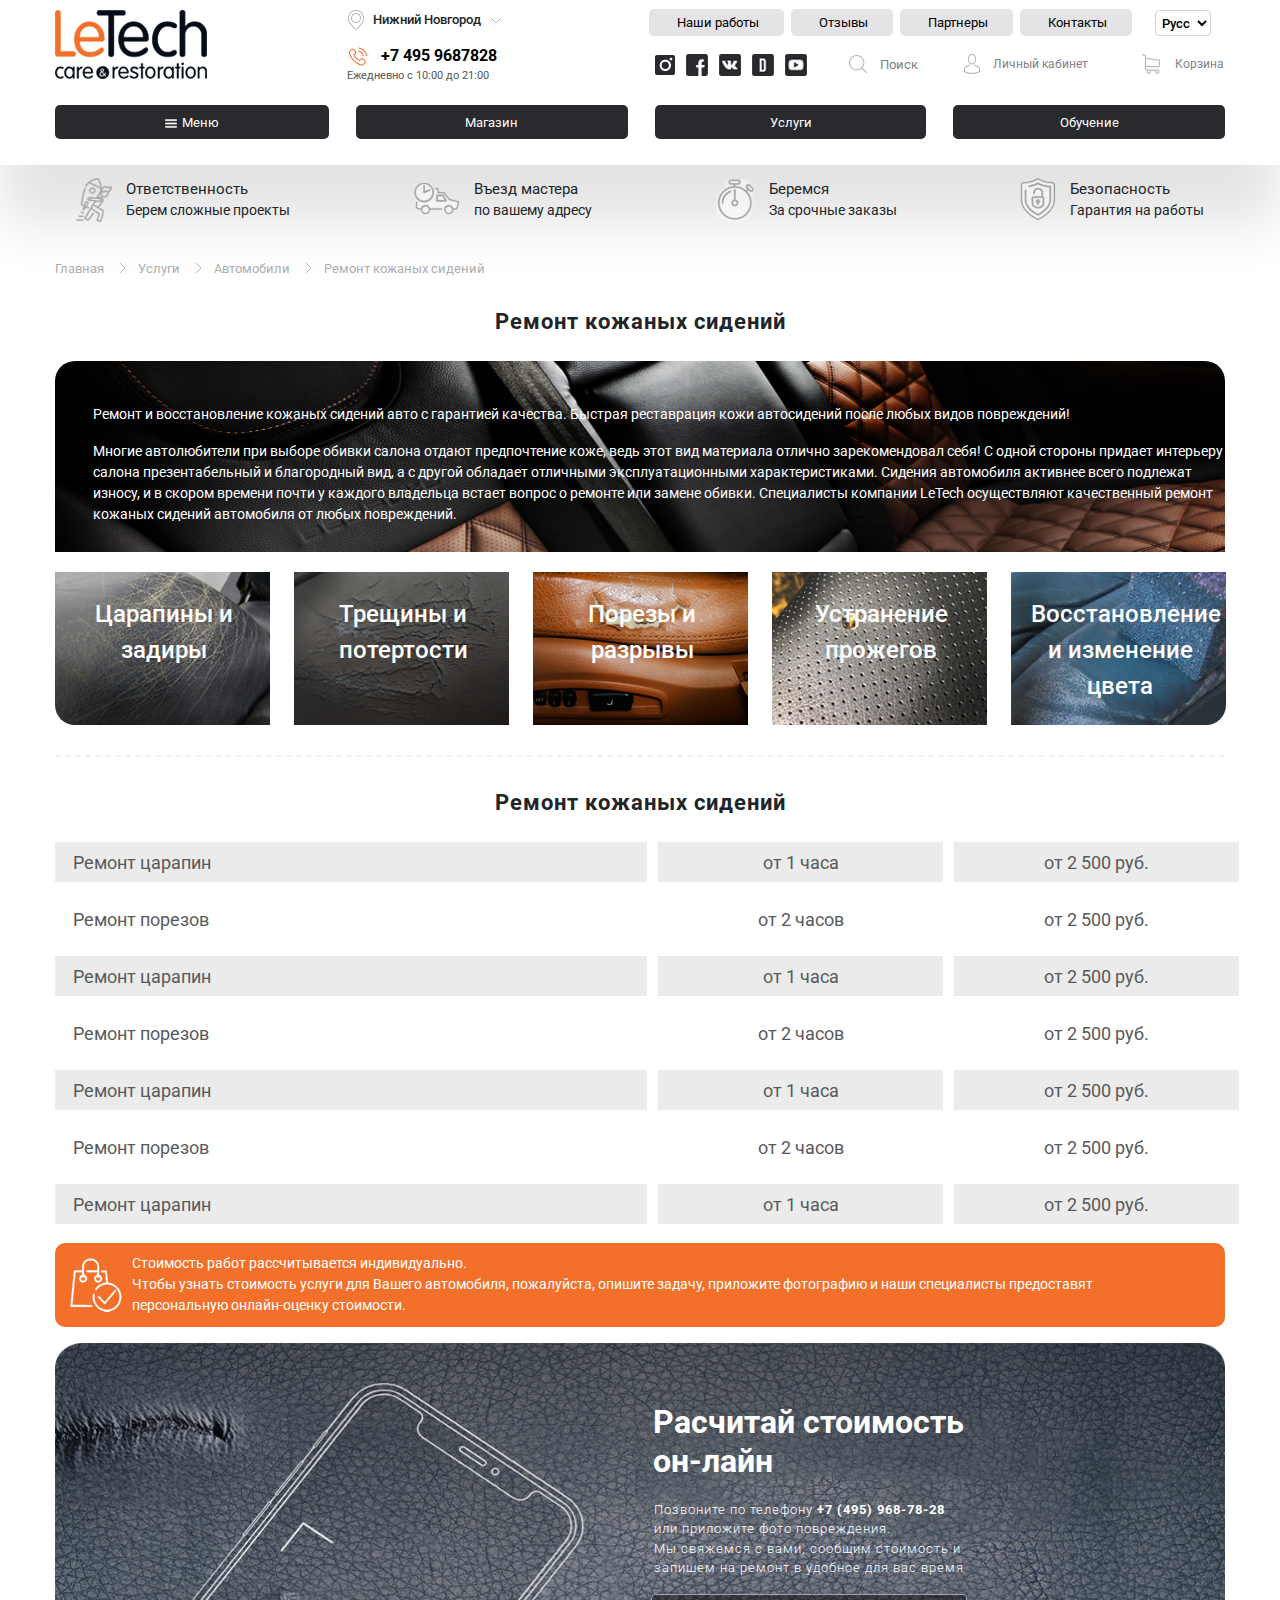
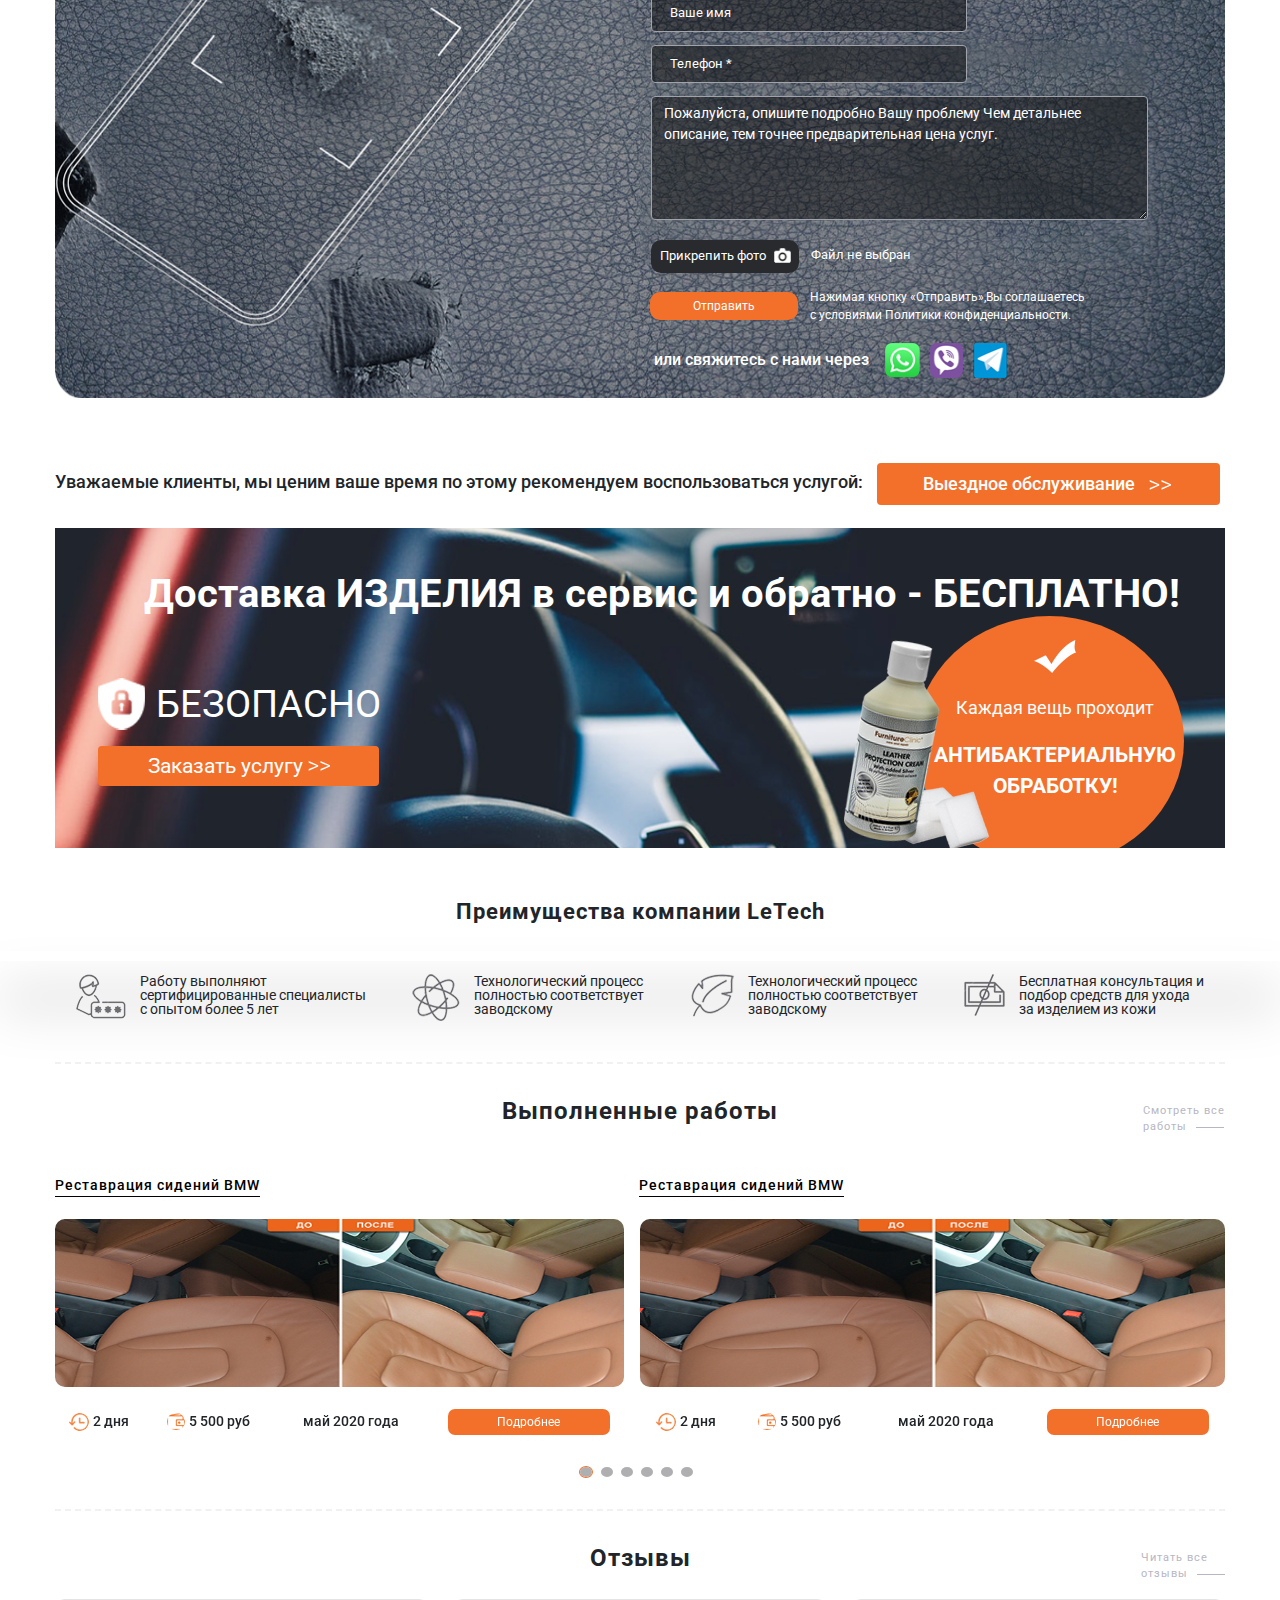
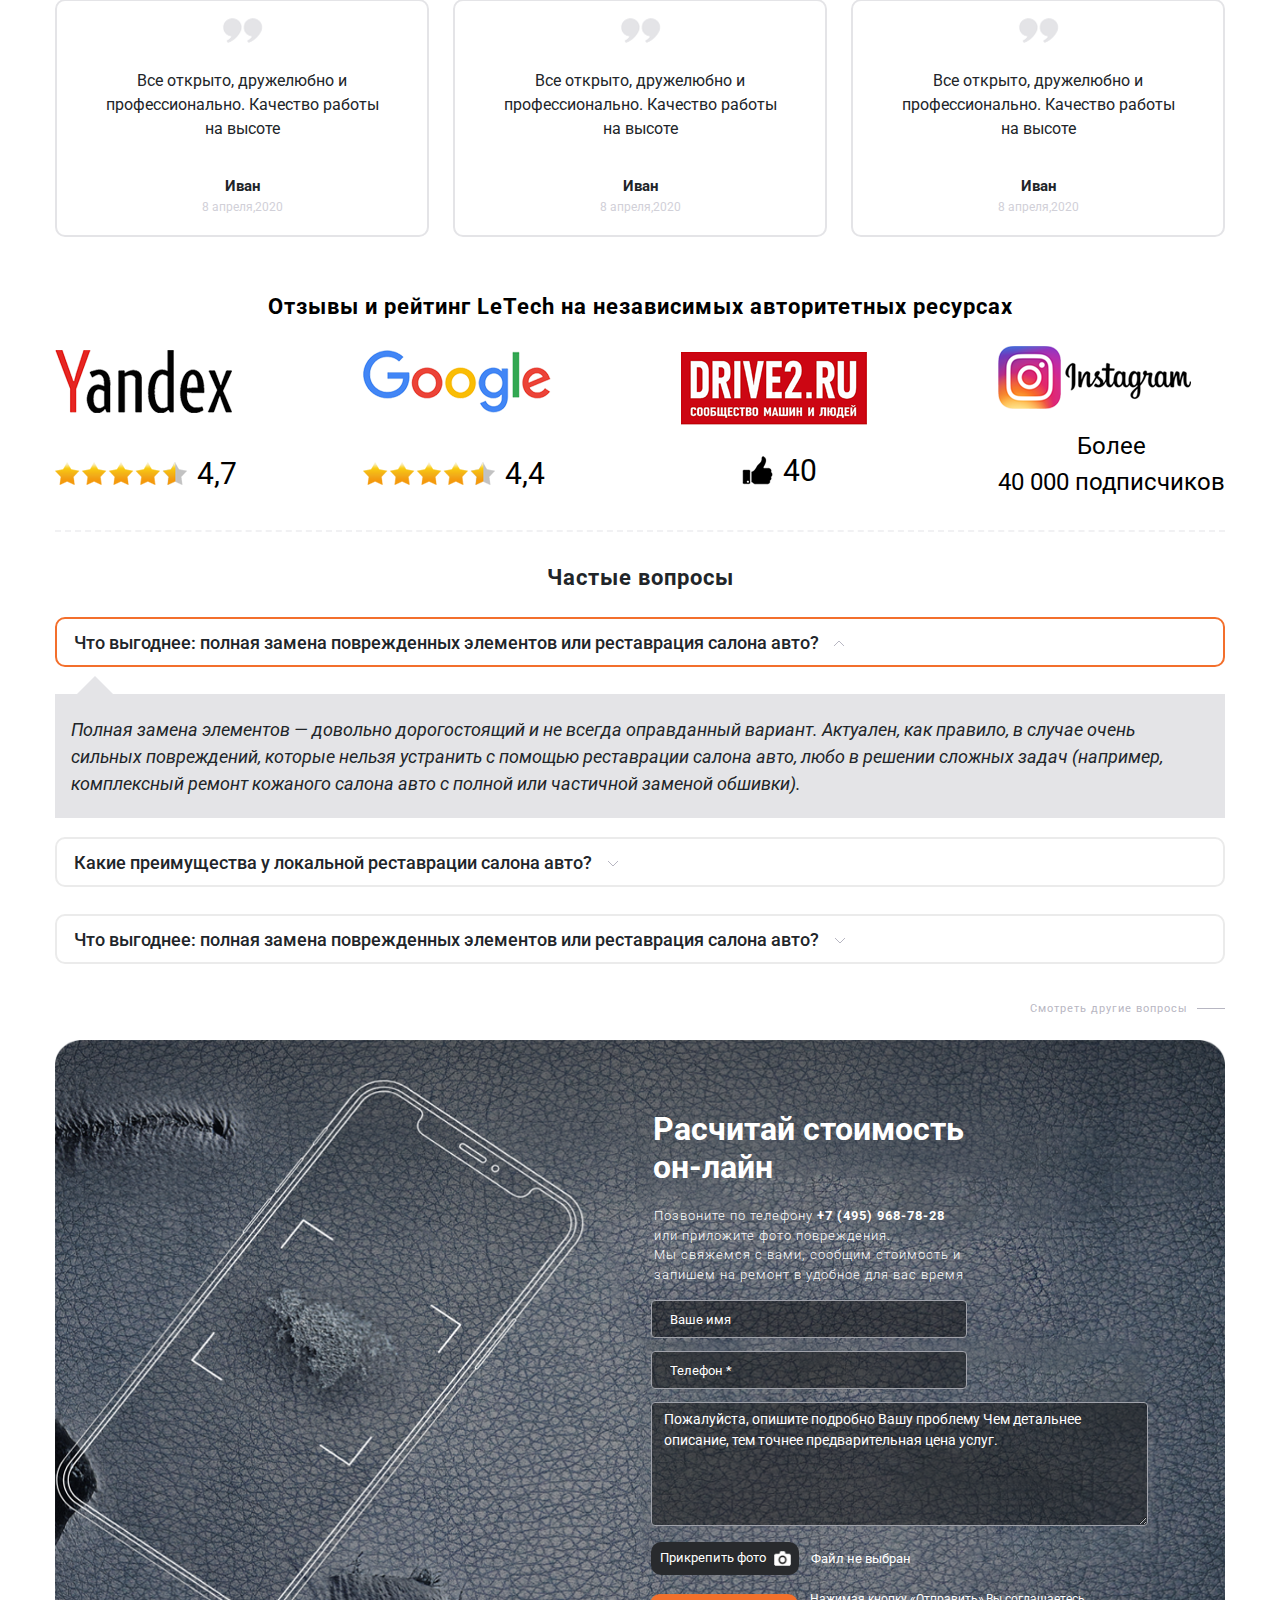
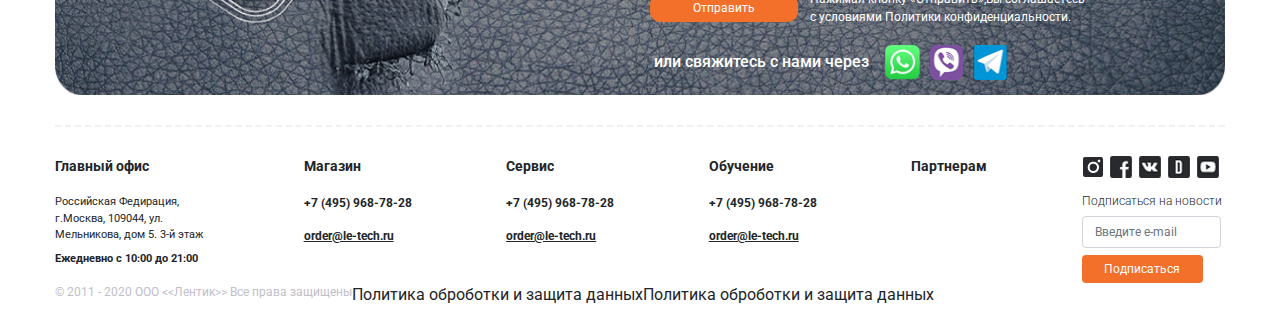
<file: repairs.html>
<!DOCTYPE html>
<html lang="en">
<head>
	<meta charset="UTF-8">
	<meta name="viewport" content="width=device-width, initial-scale=1.0">
	<meta http-equiv="X-UA-Compatible" content="ie=edge">
	<title>Document</title>
	<link rel="stylesheet" href="css/bootstrap.css">
	<link rel="stylesheet" href="css/style.min.css">
	
</head>
<body class="TogleClass">

	<header>
		<div class="header">
			<div class="container">
				<div class="header-wrapper d-flex">
					<div class="logo"><img src="img/logo.png" alt=""></div>
					<div class="header_column d-flex flex-column">
						<div class="top-header">
							<div class="location d-flex align-items-start">
								<div class="loco">
									<div class="loco-item d-flex align-items-center">
										<img src="img/location.png" alt="">
										<span>Нижний Новгород</span>
										<img src="img/arrows-bot.png" alt="">
									</div>
								</div>

								<div class="nav ">
									<ul class=" d-flex">
										<li><a href="#">Наши работы</a></li>
										<li><a href="#">Отзывы  </a></li>
										<li><a href="#">Партнеры </a></li>
										<li><a href="#" class="nm">Контакты</a></li>
									</ul>
									<form action="">
										<div class="form-group">
											<select class="form-control" id="exampleFormControlSelect1">
												<option>Русс</option>
												<option>Англ</option>
											</select>
										</div>
									</form>
								</div>
								
							</div>
						</div>
						<div class="bottom-header">
							<div class="social-network d-flex align-items-end">
								<div class="tel d-flex flex-column">
									<div class="number d-flex align-items-center">
										<a href="tel:+7 495 9687828">
											<img src="img/tel.png" alt="">
											<span>+7 495 9687828</span>
										</a>
									</div>
									<span>Ежедневно с 10:00 до 21:00</span>
								</div>
								<div class="network d-flex">
									<a href="#"><img src="img/inst.png" alt=""></a>
									<a href="#"><img src="img/fb.png" alt=""></a>
									<a href="#"><img src="img/wk.png" alt=""></a>
									<a href="#"><img src="img/d.png" alt=""></a>
									<a href="#"><img src="img/youtube.png" alt=""></a>
								</div>
								<div class="search d-flex align-items-center">
									<a href="#" class="animate__animated animate__bounce animate__delay-2s">
										<img src="img/search.png" alt="">
										<span>Поиск</span>
									</a>
								</div>
								<div class="contact d-flex align-items-center">
									<a href="#" class="animate__animated animate__bounce animate__delay-2s">
										<img src="img/contact.png" alt="">
										<span>Личный кабинет</span>
									</a>
								</div>
								<div class="basket d-flex align-items-center">
								 	<a href="#" class="animate__animated animate__bounce animate__delay-2s" >
								 		<img src="img/basket.png" alt="">
								 		<span>Корзина</span>
								 	</a>
								 	<div class="cor">
								 		<img src="img/basket-cor.png" alt="">
								 		<span>Корзина</span>
								 		<div class="subspan">3</div>
								 	</div>
								 </div>
							</div>
						</div>
					</div>
				</div>
				<div class="menu">
					<div class="menu-wrapper">
						<div class="menu-wrap">
							<div id="menuToggle">
								<li><a href="#"><img src="img/burger.png" alt="">Меню</a></li>
							</div>
							<ul class="navs d-flex">
								<div class="no"><li><a class="" href="#"><img src="img/burger.png" alt="">Меню</a></li></div>
								<li><a href="#">Магазин</a></li>
								<li><a href="#">Услуги</a></li>
								<li><a href="#" class="nm">Обучение</a></li>
							</ul> 
						</div>
					</div>
				</div>
			</div>
		</div>
	</header>

	<section class="block">
		<div class="container">
			<div class="block-wrapp d-flex justify-content-between">
				<div class="block-wrapper d-flex align-items-center">
					<img src="img/rocket.png" alt="">
					<div class="block-text d-flex flex-column">
						<span>Ответственность</span>
						<div class="subspan">Берем сложные проекты</div>
					</div>
				</div>
				<div class="block-wrapper block-block d-flex align-items-center">
					<img src="img/machine.png" alt="">
					<div class="block-text d-flex flex-column">
						<span>Въезд мастера</span>
						<div class="subspan">по вашему адресу</div>
					</div>
				</div>
				<div class="block-wrapper d-flex align-items-center">
					<img src="img/timmer.png" alt="">
					<div class="block-text d-flex flex-column">
						<span>Беремся</span>
						<div class="subspan">За срочные заказы</div>
					</div>
				</div>
				<div class="block-wrapper d-flex align-items-center">
					<img src="img/ucklod.png" alt="">
					<div class="block-text d-flex flex-column">
						<span>Безопасность</span>
						<div class="subspan">Гарантия на работы</div>
					</div>
				</div>
			</div>
		</div>
	</section>
	<div class="pages">
		<div class="container">
			<span><a href="#">Главная</a></span>
			<img src="img/arows-right.png" alt="">
			<span><a href="#">Услуги</a></span>
			<img src="img/arows-right.png" alt="">
			<span><a href="#">Автомобили</a></span>
			<img src="img/arows-right.png" alt="">
			<span><a href="#">Ремонт кожаных сидений</a></span>
		</div>
	</div>

	<div class="seat">
		<div class="container">
			<div class="first-h1">Ремонт кожаных сидений</div>

			<div class="seat-wrap">
				<div class="seat-wrapper">
					<img src="img/repairs-1.png" alt="">
					<div class="seat-text">
						<p>Ремонт и восстановление кожаных сидений авто с гарантией качества. Быстрая реставрация кожи автосидений после любых видов повреждений!</p>

						<div class="subspan">Многие автолюбители при выборе обивки салона отдают предпочтение коже, ведь этот вид материала отлично зарекомендовал себя! С одной стороны придает интерьеру салона презентабельный и благородный вид, а с другой обладает отличными эксплуатационными характеристиками. Сидения автомобиля активнее всего подлежат износу, и в скором времени почти у каждого владельца встает вопрос о ремонте или замене обивки. Специалисты компании LeTech осуществляют качественный ремонт кожаных сидений автомобиля от любых повреждений.</div>
					</div>
				</div>

				<div class="seat-flex d-flex">
					<div class="seat-wrappers">
						<img class="one" src="img/repairs-2.png" alt="">
						<div class="seat-text">
							<span>Царапины и задиры</span>
						</div>
					</div>
					<div class="seat-wrappers">
						<img src="img/repairs-3.png" alt="">
						<div class="seat-text">
							<span>Трещины и потертости</span>
						</div>
					</div>
					<div class="seat-wrappers">
						<img src="img/repairs-4.png" alt="">
						<div class="seat-text">
							<span>Порезы и разрывы</span>
						</div>
					</div>
					<div class="seat-wrappers">
						<img src="img/repairs-5.png" alt="">
						<div class="seat-text">
							<span>Устранение прожегов</span>
						</div>
					</div>
					<div class="seat-wrappers">
						<img class="two" src="img/repairs-6.png" alt="">
						<div class="seat-text">
							<span>Восстановление <br> и изменение <br> цвета</span>
						</div>
					</div>
				</div>
			</div>
		</div>
	</div>                    


	<div class="container">
		<div class="bg-line"></div>
	</div>

	<div class="table">
		<div class="container">
			<div class="first-h1">Ремонт кожаных сидений</div>
			<div class="tbs">
				<div class="table-wrapper">
					<table class="table">
						<thead>
							<tr>
								<td>
									<div class="table-wrap d-flex ">
										<span>Ремонт царапин</span>
										<div class="span-time">от 1 часа</div>
										<div class="span-price">от 2 500 руб.</div>
									</div>
								</td>
							</tr>
						</thead>
						<tbody>
							<tr>
								<th>
									<div class="table-wraps d-flex ">
										<span>Ремонт порезов</span>
										<div class="span-time">от 2 часов</div>
										<div class="span-price">от 2 500 руб.</div>
									</div>
								</th>
							</tr>
						</tbody>
						<thead>
							<tr>
								<td>
									<div class="table-wrap d-flex ">
										<span>Ремонт царапин</span>
										<div class="span-time">от 1 часа</div>
										<div class="span-price">от 2 500 руб.</div>
									</div>
								</td>
							</tr>
						</thead>
						<tbody>
							<tr>
								<th>
									<div class="table-wraps d-flex ">
										<span>Ремонт порезов</span>
										<div class="span-time">от 2 часов</div>
										<div class="span-price">от 2 500 руб.</div>
									</div>
								</th>
							</tr>
						</tbody>
						<thead>
							<tr>
								<td>
									<div class="table-wrap d-flex ">
										<span>Ремонт царапин</span>
										<div class="span-time">от 1 часа</div>
										<div class="span-price">от 2 500 руб.</div>
									</div>
								</td>
							</tr>
						</thead>
						<tbody>
							<tr>
								<th>
									<div class="table-wraps d-flex ">
										<span>Ремонт порезов</span>
										<div class="span-time">от 2 часов</div>
										<div class="span-price">от 2 500 руб.</div>
									</div>
								</th>
							</tr>
						</tbody>
						<thead>
							<tr>
								<td>
									<div class="table-wrap d-flex ">
										<span>Ремонт царапин</span>
										<div class="span-time">от 1 часа</div>
										<div class="span-price">от 2 500 руб.</div>
									</div>
								</td>
							</tr>
						</thead>
					</table>
				</div>
			</div>
			<div class="cost-work d-flex align-items-center">
				<img src="img/cost-work.png" alt="">
				<div class="cost-wor_text">
					Стоимость работ рассчитывается индивидуально. <br>
					Чтобы узнать стоимость услуги для Вашего автомобиля, пожалуйста, опишите задачу, приложите фотографию и наши специалисты предоставят <br> персональную онлайн-оценку стоимости.
				</div>
			</div>	
		</div>
	</div>





	<div class="register">
		<div class="container">
			<div class="register-wrap">
				<img src="img/bg-min.png" alt="">
				<div class="register-item d-flex flex-column align-items-center">
					<h1>Расчитай стоимость <br> он-лайн</h1>
					<p>
						Позвоните по телефону <b>+7 (495) 968-78-28</b> <br>
						или приложите фото повреждения.<br>
						Мы свяжемся с вами, сообщим стоимость и <br>
						запишем на ремонт в удобное для вас время<br>
					</p>
					<form>
						<div class="form-group">
							<input type="text" class="form-control" id="validationCustom01" placeholder="Ваше имя">
							<input type="text" class="form-control" placeholder="Телефон *">
							<textarea class="form-control" id="exampleFormControlTextarea1"placeholder="Пожалуйста, опишите подробно Вашу проблему Чем детальнее описание, тем точнее предварительная цена услуг." rows="3"></textarea>

						</div>
						<div class="photo d-flex align-items-center">
							<label class="uploadbutton m-0">
								<div class="button ml-2 mt-1">
									<div class="photo-wrap d-flex align-items-center">
										<span>Прикрепить фото</span>
										<img src="img/imf-file.png" alt="">
									</div>
								</div>
								<input type="file" name="attach4" value="" accept="application/msword, application/vnd.ms-excel, application/vnd.ms-powerpoint, text/plain, application/pdf">
							</label>
							<span>Файл не выбран</span>
						</div>
					</form>
					<div class="btns d-flex align-items-center">
						<a href="#"><button type="button" class="btn btn-outline-primary" tabindex="0">Отправить</button></a>
						<span>Нажимая кнопку «Отправить»,Вы соглашаетесь <br>
						c условиями Политики конфиденциальности.</span>
					</div>
					<div class="connection d-flex align-items-center">
						<span>или свяжитесь с нами через</span>
						<a href="#"><img src="img/watchap.png" alt=""></a>
						<a href="#"><img src="img/viber.png" alt=""></a>
						<a href="#"><img src="img/telegram.png" alt=""></a>
					</div>
				</div>
			</div>
		</div>
	</div>		

	<div class="clients">
		<div class="container">
			<span>Уважаемые клиенты, мы ценим ваше время по этому рекомендуем воспользоваться услугой:</span>
			<a href="#"><button type="button" class="btn btn-outline-primary" tabindex="0">
				<span>Выездное обслуживание </span>
				<img src="img/arrow-clone.png" alt="">
			</button></a>
		</div>
	</div>

	<div class="free">
		<div class="container">
			<div class="free-wrap">
				<div class="free-title">Доставка ИЗДЕЛИЯ в сервис и обратно - БЕСПЛАТНО!</div>
				<div class="free-block d-flex ">
					<div class="free-clone">
						<div class="free-safety d-flex align-items-center">
							<img src="img/sarafi.png" alt="">
							<span>БЕЗОПАСНО</span>
						</div>

						<a href="#"><button type="button" class="btn btn-outline-primary d-flex align-items-center justify-content-center" tabindex="0">
							<span>Заказать услугу</span>
							<img src="img/arrow-clone.png" alt="">
						</button></a>
					</div>
					<div class="treatment">
						<div class="treatment-wrap d-flex flex-column align-items-center">
							<img src="img/sarafi-3.png" alt="">
							<span>Каждая вещь проходит</span>
							<div class="subspan">
								антибактериальную <br> 
								обработку!
							</div>
						</div>
						<div class="black balck-circle"></div>
						<img class="img-img" src="img/sarafi-2.png" alt="">
					</div>
				</div>
			</div>
		</div>
	</div>

	<div class="container">
		<div class="first-h1 d-flex align-items-center justify-content-center">Преимущества компании LeTech</div>
	</div>
	<div class="headers"></div>
	<section class="block">
		<div class="container">
			<div class="block-wrapp d-flex justify-content-between">
				<div class="block-wrapper d-flex align-items-start">
					<img src="img/header-sk-1.png" alt="">
					<div class="block-text d-flex flex-column">
						<p>
							Работу выполняют <br>
							сертифицированные специалисты  <br>
							с опытом более 5 лет
						</p>
					</div>
				</div>
				<div class="block-wrapper block-block d-flex align-items-start">
					<img src="img/header-sk-2.png" alt="">
					<div class="block-text d-flex flex-column">
						<p>
							Технологический процесс <br>
							полностью соответствует <br>
							заводскому
						</p>
					</div>
				</div>
				<div class="block-wrapper d-flex align-items-start">
					<img src="img/header-sk-3.png" alt="">
					<div class="block-text d-flex flex-column">
						<p>
							Технологический процесс <br>
							полностью соответствует <br>
							заводскому
						</p>
					</div>
				</div>
				<div class="block-wrapper d-flex align-items-start">
					<img src="img/header-sk-4.png" alt="">
					<div class="block-text d-flex flex-column">
						<p>
							Бесплатная консультация и <br>
							подбор средств для ухода <br>
							за изделием из кожи
						</p>
					</div>
				</div>
			</div>
		</div>
	</section>


	<div class="container">
		<div class="bg-line"></div>
	</div>

	<section class="work">
		<div class="container">
			<div class="first-h1 first-two d-flex justify-content-center">
				<span>Выполненные работы</span>
				<div class="view-products">
					<div class="subspan">Смотреть все</div>
					<div class="two-span d-flex align-items-center">
						<span>работы</span>
						<div class="line"></div>
					</div>
				</div>
			</div>

			<div class="work-wrap">
				<div class="work-wrapper d-flex">
					<div class="span">Реставрация сидений BMW </div>
					<div class="subspan">Реставрация сидений BMW </div>
				</div>

				<div class="work-slide">
					<div class="work-slide_item work-two">
						<img src="img/work-slide.png" alt="">
						<div class="work-blog d-flex align-items-center justify-content-around">
							<div class="time d-flex align-items-center">
								<img src="img/icon-work.png" alt="">
								<span>2 дня</span>
							</div>
							<div class="buy d-flex align-items-center">
								<img src="img/icon-work-2.png" alt="">
								<span>5 500 руб</span>
							</div>
							<div class="calendar">май 2020 года</div>
							<a href="#"><button type="button" class="btn btn-outline-primary" tabindex="0">Подробнее</button></a>
						</div>
					</div>
					<div class="work-slide_item">
						<img src="img/work-slide.png" alt="">
						<div class="work-blog d-flex align-items-center justify-content-around">
							<div class="time d-flex align-items-center">
								<img src="img/icon-work.png" alt="">
								<span>2 дня</span>
							</div>
							<div class="buy d-flex align-items-center">
								<img src="img/icon-work-2.png" alt="">
								<span>5 500 руб</span>
							</div>
							<div class="calendar">май 2020 года</div>
							<a href="#"><button type="button" class="btn btn-outline-primary" tabindex="0">Подробнее</button></a>
						</div>
					</div>
					<div class="work-slide_item work-two">
						<img src="img/work-slide.png" alt="">
						<div class="work-blog d-flex align-items-center justify-content-around">
							<div class="time d-flex align-items-center">
								<img src="img/icon-work.png" alt="">
								<span>2 дня</span>
							</div>
							<div class="buy d-flex align-items-center">
								<img src="img/icon-work-2.png" alt="">
								<span>5 500 руб</span>
							</div>
							<div class="calendar">май 2020 года</div>
							<a href="#"><button type="button" class="btn btn-outline-primary" tabindex="0">Подробнее</button></a>
						</div>
					</div>
					<div class="work-slide_item">
						<img src="img/work-slide.png" alt="">
						<div class="work-blog d-flex align-items-center justify-content-around">
							<div class="time d-flex align-items-center">
								<img src="img/icon-work.png" alt="">
								<span>2 дня</span>
							</div>
							<div class="buy d-flex align-items-center">
								<img src="img/icon-work-2.png" alt="">
								<span>5 500 руб</span>
							</div>
							<div class="calendar">май 2020 года</div>
							<a href="#"><button type="button" class="btn btn-outline-primary" tabindex="0">Подробнее</button></a>
						</div>
					</div>
					<div class="work-slide_item work-two">
						<img src="img/work-slide.png" alt="">
						<div class="work-blog d-flex align-items-center justify-content-around">
							<div class="time d-flex align-items-center">
								<img src="img/icon-work.png" alt="">
								<span>2 дня</span>
							</div>
							<div class="buy d-flex align-items-center">
								<img src="img/icon-work-2.png" alt="">
								<span>5 500 руб</span>
							</div>
							<div class="calendar">май 2020 года</div>
							<a href="#"><button type="button" class="btn btn-outline-primary" tabindex="0">Подробнее</button></a>
						</div>
					</div>
					<div class="work-slide_item">
						<img src="img/work-slide.png" alt="">
						<div class="work-blog d-flex align-items-center justify-content-around">
							<div class="time d-flex align-items-center">
								<img src="img/icon-work.png" alt="">
								<span>2 дня</span>
							</div>
							<div class="buy d-flex align-items-center">
								<img src="img/icon-work-2.png" alt="">
								<span>5 500 руб</span>
							</div>
							<div class="calendar">май 2020 года</div>
							<a href="#"><button type="button" class="btn btn-outline-primary" tabindex="0">Подробнее</button></a>
						</div>
					</div>
					<div class="work-slide_item work-two">
						<img src="img/work-slide.png" alt="">
						<div class="work-blog d-flex align-items-center justify-content-around">
							<div class="time d-flex align-items-center">
								<img src="img/icon-work.png" alt="">
								<span>2 дня</span>
							</div>
							<div class="buy d-flex align-items-center">
								<img src="img/icon-work-2.png" alt="">
								<span>5 500 руб</span>
							</div>
							<div class="calendar">май 2020 года</div>
							<a href="#"><button type="button" class="btn btn-outline-primary" tabindex="0">Подробнее</button></a>
						</div>
					</div>
					<div class="work-slide_item">
						<img src="img/work-slide.png" alt="">
						<div class="work-blog d-flex align-items-center justify-content-around">
							<div class="time d-flex align-items-center">
								<img src="img/icon-work.png" alt="">
								<span>2 дня</span>
							</div>
							<div class="buy d-flex align-items-center">
								<img src="img/icon-work-2.png" alt="">
								<span>5 500 руб</span>
							</div>
							<div class="calendar">май 2020 года</div>
							<a href="#"><button type="button" class="btn btn-outline-primary" tabindex="0">Подробнее</button></a>
						</div>
					</div>
					<div class="work-slide_item work-two">
						<img src="img/work-slide.png" alt="">
						<div class="work-blog d-flex align-items-center justify-content-around">
							<div class="time d-flex align-items-center">
								<img src="img/icon-work.png" alt="">
								<span>2 дня</span>
							</div>
							<div class="buy d-flex align-items-center">
								<img src="img/icon-work-2.png" alt="">
								<span>5 500 руб</span>
							</div>
							<div class="calendar">май 2020 года</div>
							<a href="#"><button type="button" class="btn btn-outline-primary" tabindex="0">Подробнее</button></a>
						</div>
					</div>
					<div class="work-slide_item">
						<img src="img/work-slide.png" alt="">
						<div class="work-blog d-flex align-items-center justify-content-around">
							<div class="time d-flex align-items-center">
								<img src="img/icon-work.png" alt="">
								<span>2 дня</span>
							</div>
							<div class="buy d-flex align-items-center">
								<img src="img/icon-work-2.png" alt="">
								<span>5 500 руб</span>
							</div>
							<div class="calendar">май 2020 года</div>
							<a href="#"><button type="button" class="btn btn-outline-primary" tabindex="0">Подробнее</button></a>
						</div>
					</div>
					<div class="work-slide_item work-two">
						<img src="img/work-slide.png" alt="">
						<div class="work-blog d-flex align-items-center justify-content-around">
							<div class="time d-flex align-items-center">
								<img src="img/icon-work.png" alt="">
								<span>2 дня</span>
							</div>
							<div class="buy d-flex align-items-center">
								<img src="img/icon-work-2.png" alt="">
								<span>5 500 руб</span>
							</div>
							<div class="calendar">май 2020 года</div>
							<a href="#"><button type="button" class="btn btn-outline-primary" tabindex="0">Подробнее</button></a>
						</div>
					</div>
					<div class="work-slide_item">
						<img src="img/work-slide.png" alt="">
						<div class="work-blog d-flex align-items-center justify-content-around">
							<div class="time d-flex align-items-center">
								<img src="img/icon-work.png" alt="">
								<span>2 дня</span>
							</div>
							<div class="buy d-flex align-items-center">
								<img src="img/icon-work-2.png" alt="">
								<span>5 500 руб</span>
							</div>
							<div class="calendar">май 2020 года</div>
							<a href="#"><button type="button" class="btn btn-outline-primary" tabindex="0">Подробнее</button></a>
						</div>
					</div>
				</div>	
			</div>
		</div>
	</section>

	<div class="container">
		<div class="bg-line"></div>
	</div>


	<div class="reviews">
		<div class="container">
			<div class="first-h1">
				<span>Отзывы</span>
				<div class="view-products">
					<div class="subspan">Читать все</div>
					<div class="two-span d-flex align-items-center">
						<span>отзывы</span>
						<div class="line"></div>
					</div>
				</div>
			</div>

			<div class="reviews-wrap"> 
				<div class="reviews-wrapper d-flex justify-content-between">
					<div class="reviews-item">
						<div class="badge"><img src="img/badge.png" alt=""></div>
						<div class="badge-title">
							Все открыто, дружелюбно и <br>
							профессионально. Качество работы <br>
							на высоте
						</div>
						<span>Иван</span>
						<div class="subspan">8 апреля,2020</div>
					</div>
					<div class="reviews-item">
						<div class="badge"><img src="img/badge.png" alt=""></div>
						<div class="badge-title">
							Все открыто, дружелюбно и <br>
							профессионально. Качество работы <br>
							на высоте
						</div>
						<span>Иван</span>
						<div class="subspan">8 апреля,2020</div>
					</div>
					<div class="reviews-item revies-ine">
						<div class="badge"><img src="img/badge.png" alt=""></div>
						<div class="badge-title">
							Все открыто, дружелюбно и <br>
							профессионально. Качество работы <br>
							на высоте
						</div>
						<span>Иван</span>
						<div class="subspan">8 апреля,2020</div>
					</div>
				</div>
			</div>
		</div>
	</div>

	<div class="social">
		<div class="container">
			<div class="first-h1 d-flex justify-content-center"><a href="#">Отзывы и рейтинг LeTech на независимых авторитетных ресурсах</a></div>


			<div class="social-wrap d-flex align-items-center justify-content-between">
				<a href="#">
					<div class="social-item">
						<img class="social-yandex" src="img/yandex.png" alt="">
						<div class="social-up d-flex align-items-center">
							<img src="img/yandex-zw.png" alt="">
							<span>4,7</span>
						</div>
					</div>
				</a>

				<a href="#">
					<div class="social-item">
						<img class="social-yandex" src="img/google.png" alt="">
						<div class="social-up d-flex align-items-center">
							<img src="img/yandex-zw.png" alt="">
							<span>4,4</span>
						</div>
					</div>
				</a>
				<a href="#">
					<div class="social-item">
						<img class="social-drive" src="img/drive.png" alt="">
						<div class="social-like d-flex align-items-center justify-content-center">
							<img src="img/like.png" alt="">
							<span>40</span>
						</div>
					</div>
				</a>
				<a href="#">
					<div class="social-item">
						<img class="social-inst" src="img/instagram.png" alt="">
						<div class="social-inst d-flex align-items-center justify-content-center">

							<div class="subspan">
								Более <br>
								40 000 подписчиков
							</div>
						</div>
					</div>
				</a>
			</div>
		</div>
	</div>	

	<div class="container">
		<div class="bg-line"></div>
	</div>

	<div class="questions">
		<div class="container">
			<div class="first-h1 d-flex justify-content-center">Частые вопросы</div>

			<div class="questions-wrap">
				<div class="questions-wrapper">
					<span>Что выгоднее: полная замена поврежденных элементов или реставрация салона авто?</span>
					<img src="img/arrows-top.png" alt="">
				</div>
				<div class="questions-text">
					Полная замена элементов — довольно дорогостоящий и не всегда оправданный вариант. Актуален, как правило, в случае очень сильных повреждений, которые нельзя устранить с помощью реставрации салона авто, любо в решении сложных задач (например, комплексный ремонт кожаного салона авто с полной или частичной заменой обшивки).
				</div>
			</div>
			<div class="questions-wrap">
				<div class="questions-wrappers">
					<span>Какие преимущества у локальной реставрации салона авто?</span>
					<img src="img/arrows-bot.png" alt="">
				</div>
				<div class="questions-textss">
					Полная замена элементов — довольно дорогостоящий и не всегда оправданный вариант. Актуален, как правило, в случае очень сильных повреждений, которые нельзя устранить с помощью реставрации салона авто, любо в решении сложных задач (например, комплексный ремонт кожаного салона авто с полной или частичной заменой обшивки).
				</div>
			</div>
			<div class="questions-wrap">
				<div class="questions-wrapperss">
					<span>Что выгоднее: полная замена поврежденных элементов или реставрация салона авто?</span>
					<img src="img/arrows-bot.png" alt="">
				</div>
				<div class="questions-texts">
					Полная замена элементов — довольно дорогостоящий и не всегда оправданный вариант. Актуален, как правило, в случае очень сильных повреждений, которые нельзя устранить с помощью реставрации салона авто, любо в решении сложных задач (например, комплексный ремонт кожаного салона авто с полной или частичной заменой обшивки).
				</div>
			</div>
		</div>
	</div>

	<div class="wear">
		<div class="container">
			<div class="first-h1 first-two d-flex justify-content-center">
				<div class="view-products">
					<a href="#">
						<div class="two-span d-flex align-items-center justify-content-end">
							<span>Cмотреть другие вопросы</span>
							<div class="line"></div>
						</div>
					</a>
				</div>
			</div>
		</div>
	</div>

 
	<div class="register register-flow">
		<div class="container">
			<div class="register-wrap">
				<img src="img/bg-min.png" alt="">
				<div class="register-item d-flex flex-column align-items-center">
					<h1>Расчитай стоимость <br> он-лайн</h1>
					<p>
						Позвоните по телефону <b>+7 (495) 968-78-28</b> <br>
						или приложите фото повреждения.<br>
						Мы свяжемся с вами, сообщим стоимость и <br>
						запишем на ремонт в удобное для вас время<br>
					</p>
					<form>
						<div class="form-group">
							<input type="text" class="form-control" id="validationCustom01" placeholder="Ваше имя">
							<input type="text" class="form-control" placeholder="Телефон *">
							<textarea class="form-control" id="exampleFormControlTextarea1"placeholder="Пожалуйста, опишите подробно Вашу проблему Чем детальнее описание, тем точнее предварительная цена услуг." rows="3"></textarea>

						</div>
						<div class="photo d-flex align-items-center">
							<div class="photo-wrap d-flex align-items-center">
								<span>Прикрепить фото</span>
								<img src="img/imf-file.png" alt="">
							</div>
							<span>Файл не выбран</span>
						</div>
					</form>
					<div class="btns d-flex align-items-center">
						<a href="#"><button type="button" class="btn btn-outline-primary" tabindex="0">Отправить</button></a>
						<span>Нажимая кнопку «Отправить»,Вы соглашаетесь <br>
						c условиями Политики конфиденциальности.</span>
					</div>
					<div class="connection d-flex align-items-center">
						<span>или свяжитесь с нами через</span>
						<a href="#"><img src="img/watchap.png" alt=""></a>
						<a href="#"><img src="img/viber.png" alt=""></a>
						<a href="#"><img src="img/telegram.png" alt=""></a>
					</div>
				</div>
			</div>
		</div>
	</div>	
	<div class="container">
		<div class="bg-line"></div>
	</div>
	<footer class="footer">
		<div class="container">
			<div class="footer-wrap">
				<div class="footer-wrapper d-flex justify-content-between">
					<div class="footer-item">
						<div class="footer-item_h1">Главный офис</div>
						<p>
							Российская Федирация,
							г.Москва, 109044,
							ул. Мельникова, дом 5.
							3-й этаж
						</p>
						<div class="footer-item_span">
							Ежедневно с 10:00 до 21:00
						</div>
					</div>
					<div class="footer-item">
						<div class="footer-item_h1">Магазин</div>
						<div class="span">+7 (495) 968-78-28</div>
						<div class="subspan">order@le-tech.ru</div>
					</div>
					<div class="footer-item">
						<div class="footer-item_h1">Сервис</div>
						<div class="span">+7 (495) 968-78-28</div>
						<div class="subspan">order@le-tech.ru</div>
					</div>
					<div class="footer-item">
						<div class="footer-item_h1">Обучение</div>
						<div class="span">+7 (495) 968-78-28</div>
						<div class="subspan">order@le-tech.ru</div>
					</div>
					<div class="footer-item">
						<div class="footer-item_h1 h1-body">Партнерам</div>
					</div>
					<div class="footer-item item-wrap">
						<div class="network d-flex">
							<a href="#"><img src="img/inst.png" alt=""></a>
							<a href="#"><img src="img/fb.png" alt=""></a>
							<a href="#"><img src="img/wk.png" alt=""></a>
							<a href="#"><img src="img/d.png" alt=""></a>
							<a href="#"><img src="img/youtube.png" alt=""></a>
						</div>
						<div class="subscribe">Подписаться на новости</div>
						<div class="btn-wrap">
							<div class="form-group">
								<input type="email" class="form-control" id="validationCustom01" placeholder="Введите e-mail">
							</div>
							<a href="#"><button type="button" class="btn btn-outline-primary" tabindex="0">Подписаться</button></a>
						</div>
					</div>


				</div>
				<div class="footer-wrap__footer-wrapper d-flex">
					<div class="span">© 2011 - 2020 OOO <<Лентик>> Все права защищены </div>
					<div class="subspan">Политика оброботки и защита данных</div>
					<div class="subspan">Политика оброботки и защита данных</div>
				</div>
			</div>
		</div>
	</footer> 
	<div class="bg-box"></div>
	<script src="https://ajax.googleapis.com/ajax/libs/jquery/3.4.1/jquery.min.js"></script>
	<script src="js/bootstrap.min.js"></script>
	<script type="text/javascript" src="https://www.amcharts.com/lib/3/ammap.js"></script>
	<script type="text/javascript" src="https://www.amcharts.com/lib/3/maps/js/worldLow.js"></script>
	<script src="js/libs.min.js"></script>
	<script src="js/main.js"></script>
</body>
</html>
</file>
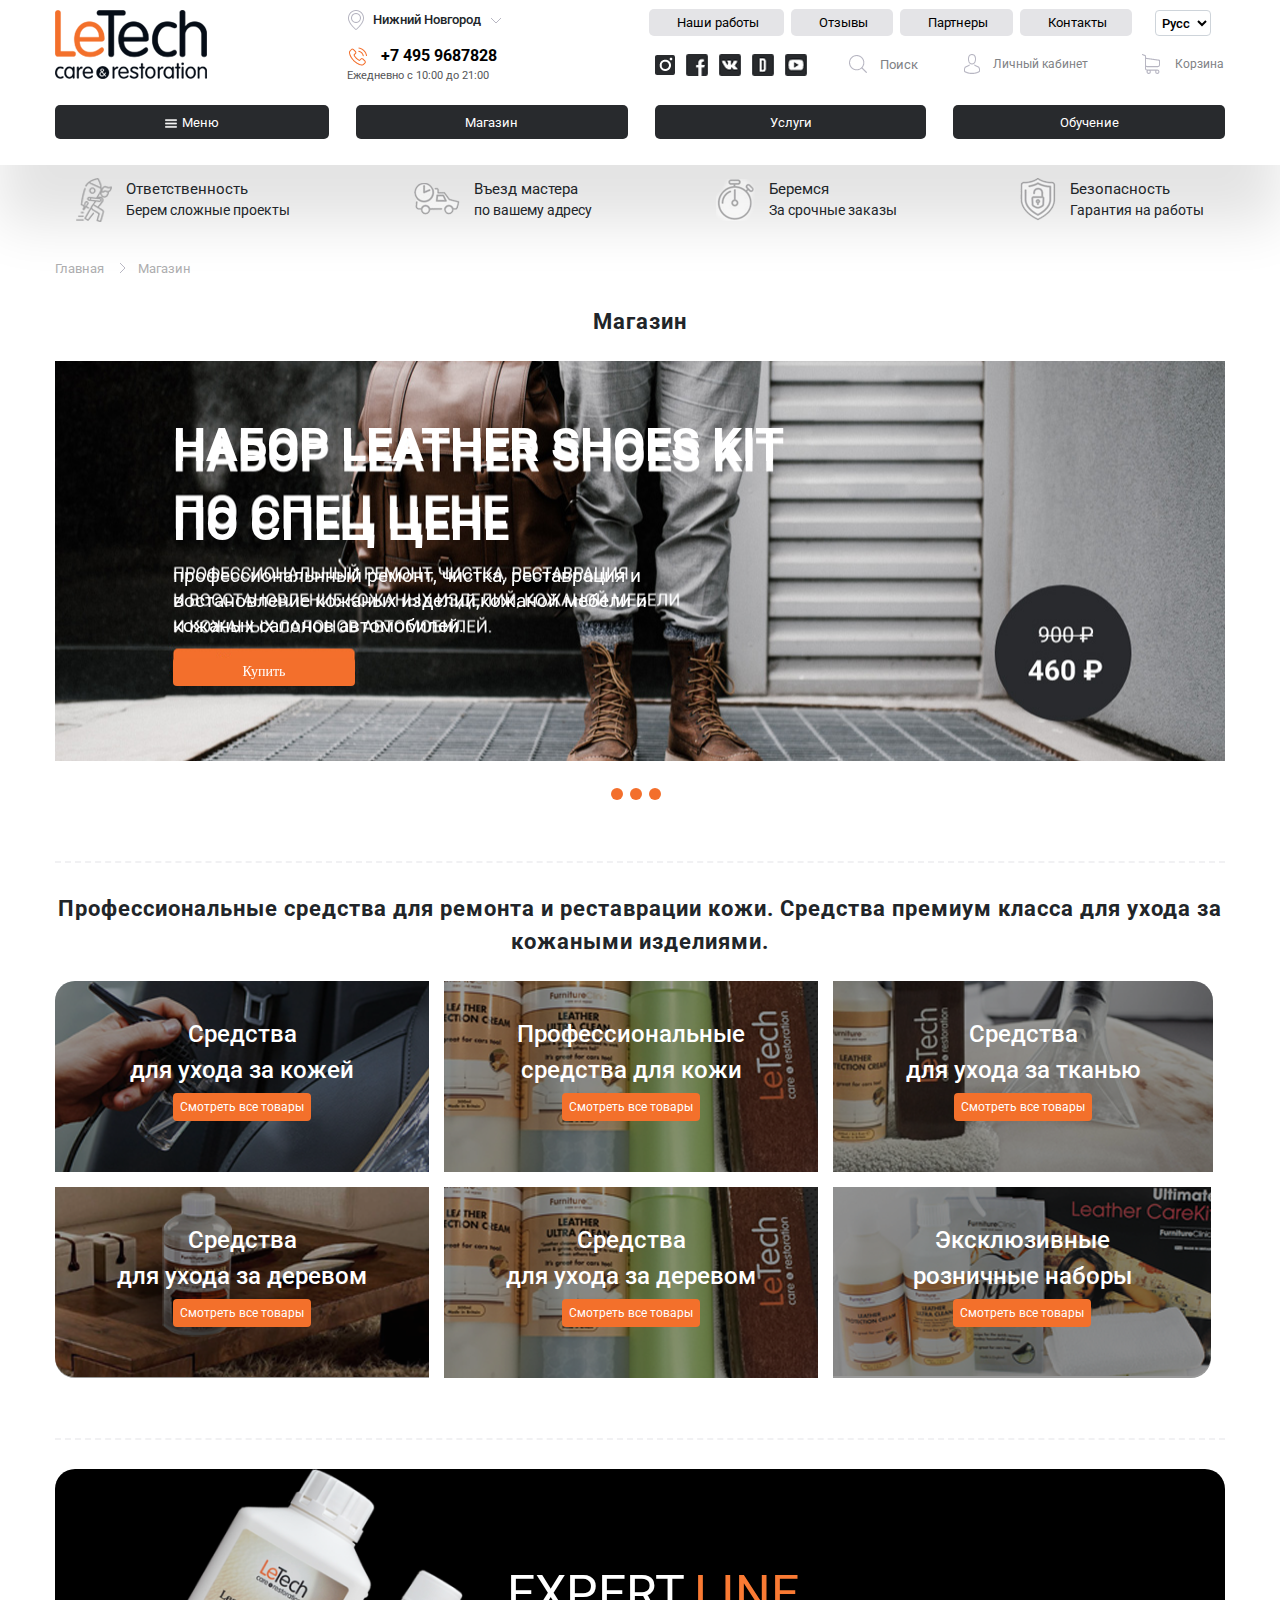
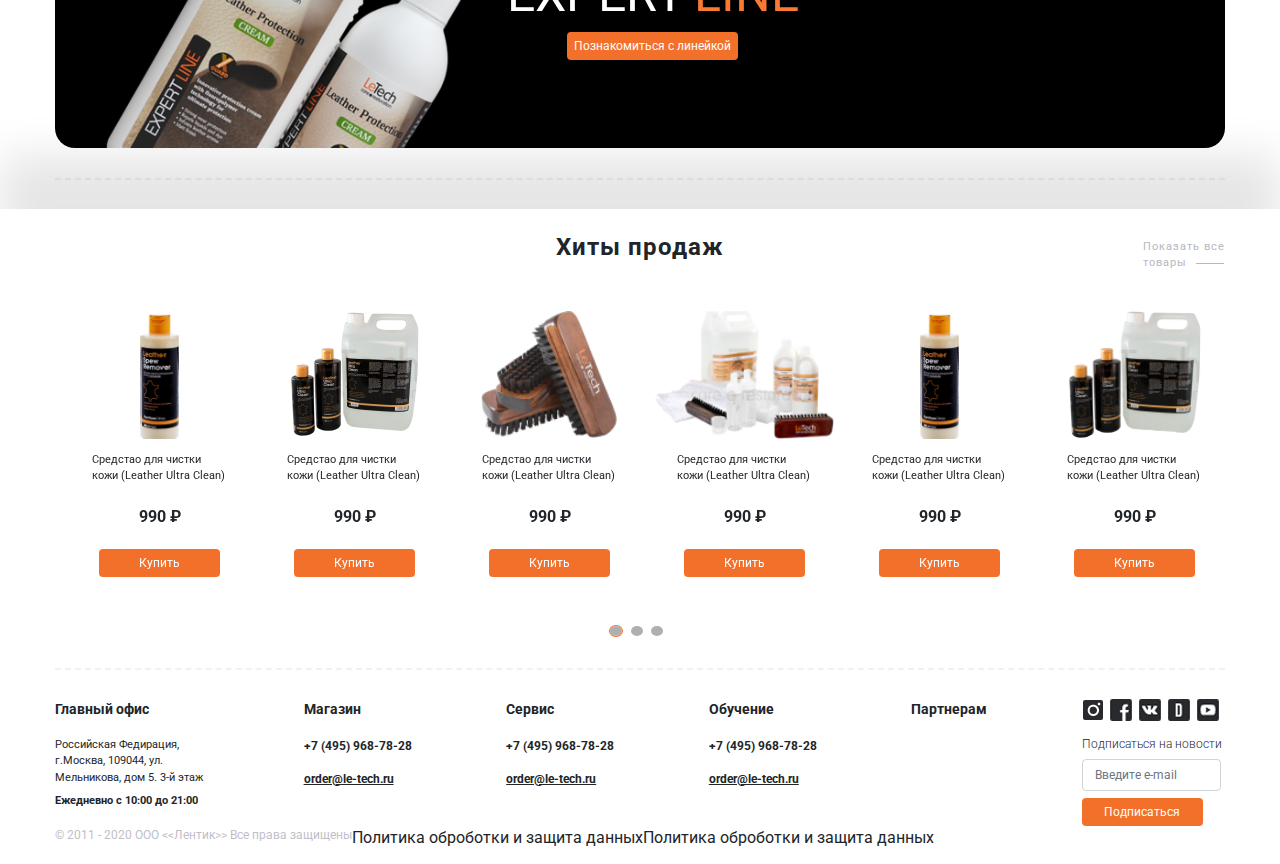
<file: score.html>
<!DOCTYPE html>
<html lang="en">
<head>
	<meta charset="UTF-8">
	<meta name="viewport" content="width=device-width, initial-scale=1.0">
	<meta http-equiv="X-UA-Compatible" content="ie=edge">
	<title>Document</title>
	<link rel="stylesheet" href="css/bootstrap.css">
	<link rel="stylesheet" href="css/style.min.css">
	
</head>
<body class="TogleClass">

	<header>
		<div class="header">
			<div class="container">
				<div class="header-wrapper d-flex">
					<div class="logo"><img src="img/logo.png" alt=""></div>
					<div class="header_column d-flex flex-column">
						<div class="top-header">
							<div class="location d-flex align-items-start">
								<div class="loco">
									<div class="loco-item d-flex align-items-center">
										<img src="img/location.png" alt="">
										<span>Нижний Новгород</span>
										<img src="img/arrows-bot.png" alt="">
									</div>
								</div>

								<div class="nav ">
									<ul class=" d-flex">
										<li><a href="#">Наши работы</a></li>
										<li><a href="#">Отзывы  </a></li>
										<li><a href="#">Партнеры </a></li>
										<li><a href="#" class="nm">Контакты</a></li>
									</ul>
									<form action="">
										<div class="form-group">
											<select class="form-control" id="exampleFormControlSelect1">
												<option>Русс</option>
												<option>Англ</option>
											</select>
										</div>
									</form>
								</div>
								
							</div>
						</div>
						<div class="bottom-header">
							<div class="social-network d-flex align-items-end">
								<div class="tel d-flex flex-column">
									<div class="number d-flex align-items-center">
										<a href="tel:+7 495 9687828">
											<img src="img/tel.png" alt="">
											<span>+7 495 9687828</span>
										</a>
									</div>
									<span>Ежедневно с 10:00 до 21:00</span>
								</div>
								 <div class="network d-flex">
								 	 <a href="#"><img src="img/inst.png" alt=""></a>
								 	 <a href="#"><img src="img/fb.png" alt=""></a>
								 	 <a href="#"><img src="img/wk.png" alt=""></a>
								 	 <a href="#"><img src="img/d.png" alt=""></a>
								 	 <a href="#"><img src="img/youtube.png" alt=""></a>
								 </div>
								 <div class="search d-flex align-items-center">
								 	<a href="#" class="animate__animated animate__bounce animate__delay-2s">
								 		<img src="img/search.png" alt="">
								 		<span>Поиск</span>
								 	</a>
								 </div>
								 <div class="contact d-flex align-items-center">
								 	<a href="#" class="animate__animated animate__bounce animate__delay-2s">
								 		<img src="img/contact.png" alt="">
								 		<span>Личный кабинет</span>
								 	</a>
								 </div>
								 <div class="basket d-flex align-items-center">
								 	<a href="#" class="animate__animated animate__bounce animate__delay-2s" >
								 		<img src="img/basket.png" alt="">
								 		<span>Корзина</span>
								 	</a>
								 	<div class="cor">
								 		<img src="img/basket-cor.png" alt="">
								 		<span>Корзина</span>
								 		<div class="subspan">3</div>
								 	</div>
								 </div>
							</div>
						</div>
					</div>
				</div>
				<div class="menu">
						<div class="menu-wrapper">
							<div class="menu-wrap">
								<div id="menuToggle">
									<li><a href="#"><img src="img/burger.png" alt="">Меню</a></li>
								</div>
								<ul class="navs d-flex">
									<div class="no"><li><a class="" href="#"><img src="img/burger.png" alt="">Меню</a></li></div>
									<li><a href="#">Магазин</a></li>
									<li><a href="#">Услуги</a></li>
									<li><a href="#" class="nm">Обучение</a></li>
								</ul> 
							</div>
						</div>
					</div>
			</div>
		</div>
	</header>

 <section class="block">
		<div class="container">
			<div class="block-wrapp d-flex justify-content-between">
				<div class="block-wrapper d-flex align-items-center">
					<img src="img/rocket.png" alt="">
					<div class="block-text d-flex flex-column">
						<span>Ответственность</span>
						<div class="subspan">Берем сложные проекты</div>
					</div>
				</div>
				<div class="block-wrapper block-block d-flex align-items-center">
					<img src="img/machine.png" alt="">
					<div class="block-text d-flex flex-column">
						<span>Въезд мастера</span>
						<div class="subspan">по вашему адресу</div>
					</div>
				</div>
				<div class="block-wrapper d-flex align-items-center">
					<img src="img/timmer.png" alt="">
					<div class="block-text d-flex flex-column">
						<span>Беремся</span>
						<div class="subspan">За срочные заказы</div>
					</div>
				</div>
				<div class="block-wrapper d-flex align-items-center">
					<img src="img/ucklod.png" alt="">
					<div class="block-text d-flex flex-column">
						<span>Безопасность</span>
						<div class="subspan">Гарантия на работы</div>
					</div>
				</div>
			</div>
		</div>
	</section>

	<div class="pages">
		<div class="container">
			<span><a href="#">Главная</a></span>
			<img src="img/arows-right.png" alt="">
			<span><a href="#">Магазин</a></span>
		</div>
	</div>

	<div class="sl-slide">
		<div class="sl-slide_wrap">
			<div class="container">
				<div class="first-h1">Магазин</div>
				<div class="banner">
					<div class="banner-wrapper">
						
						<div class="banner-text">
							<div class="banner-slide">
								<div class="banner_h1">
									Набор leather shoes kit
									по спец цене
								</div>
								<div class="banner_span">
									профессиональнный ремонт, чистка, реставрация и востановление кожаных изделий,кожаной мебели и кожаных салонов автомобилей.
								</div>
								<div class="buy d-flex ">
									<a href="#"><button type="button" class="btn btn-outline-primary">Купить</button></a>
									<div class="black-radius d-flex flex-column">
										
									</div>
								</div>
								
							</div>
						</div>
					</div>
					<div class="banner-wrapper">
						
						<div class="banner-text">
							<div class="banner-slide">
								<div class="banner_h1">
									Набор leather shoes kit
									по спец цене
								</div>
								<div class="banner_span">
									профессиональнный ремонт, чистка, реставрация и востановление кожаных изделий,кожаной мебели и кожаных салонов автомобилей.
								</div>
								<div class="buy d-flex ">
									<a href="#"><button type="button" class="btn btn-outline-primary">Купить</button></a>
									<div class="black-radius d-flex flex-column">
										
									</div>
								</div>
								
							</div>
						</div>
						
					
					</div>
					<div class="banner-wrapper">
						
						<div class="banner-text">
							<div class="banner-slide">
								<div class="banner_h1">
									Набор leather shoes kit
									по спец цене
								</div>
								<div class="banner_span">
									профессиональнный ремонт, чистка, реставрация и востановление кожаных изделий,кожаной мебели и кожаных салонов автомобилей.
								</div>
								<div class="buy d-flex ">
									<a href="#"><button type="button" class="btn btn-outline-primary">Купить</button></a>
									<div class="black-radius d-flex flex-column">
										
									</div>
								</div>
								
							</div>
						</div>
						
					</div>
				</div>
			</div>
		</div>
	</div>

	<div class="container">
		<div class="bg-lines"></div>
	</div>

	<section class="contents">
		<div class="container">
			<div class="first-h1">Профессиональные средства для ремонта и реставрации кожи.
			Средства премиум класса для ухода за кожаными изделиями.</div>

			<div class="magaz">
				<div class="magaz-wrap d-flex">
					<div class="magaz-item">
						<img class="power" src="img/magaz-1.png" alt="">
						<div class="img-wrapper d-flex flex-column">
							<div class="img"></div>
							<div class="span">
								Средства <br>
								для ухода за кожей
							</div>
							<a href="#"><button type="button" class="btn btn-outline-primary" tabindex="0">Смотреть все товары</button></a>
						</div>
						
					</div>
					<div class="magaz-item">
						<img  src="img/magaz-2.png" alt="">
						<div class="img-wrapper d-flex flex-column">
							<div class="imgs"></div>
							<div class="span">
								Профессиональные <br>	
                                средства для кожи
							</div>
							<a href="#"><button type="button" class="btn btn-outline-primary" tabindex="0">Смотреть все товары</button></a>
						</div>
					</div>
					<div class="magaz-item">
						<img class="power-right" src="img/magaz-3.png" alt="">
						<div class="img-wrapper d-flex flex-column">
							<div class="imga"></div>
							<div class="span">
								Средства <br>
								для ухода за тканью
							</div>
							<a href="#"><button type="button" class="btn btn-outline-primary" tabindex="0">Смотреть все товары</button></a>
						</div>
					</div>
				</div>
				<div class="magaz-wrap d-flex">
					<div class="magaz-item">
						<img class="power-left_top" src="img/magaz-4.png" alt="">
						<div class="img-wrapper d-flex flex-column">
							<div class="img-left"></div>
							<div class="span">
								Средства <br>
								для ухода за деревом
							</div>
							<a href="#"><button type="button" class="btn btn-outline-primary" tabindex="0">Смотреть все товары</button></a>
						</div>
					</div>
					<div class="magaz-item">
						<img  src="img/magaz-2.png" alt="">
						<div class="img-wrapper d-flex flex-column">
							<div class="imgs"></div>
							<div class="span">
								Средства <br>
								для ухода за деревом
							</div>
							<a href="#"><button type="button" class="btn btn-outline-primary" tabindex="0">Смотреть все товары</button></a>
						</div>
					</div>
					<div class="magaz-item">
						<img class="power-right_top" src="img/magaz-6.png" alt="">
						<div class="img-wrapper d-flex flex-column">
							<div class="img-right"></div>
							<div class="span">
								Эксклюзивные <br>
								розничные наборы
							</div>
							<a href="#"><button type="button" class="btn btn-outline-primary" tabindex="0">Смотреть все товары</button></a>
						</div>
					</div>
				</div>
			</div>
		</div>
	</section>	

	<div class="container">
		<div class="bg-lines"></div>
	</div>


	<div class="ruler">
		<div class="container">
			<div class="ruler-wrap d-flex align-items-center">
				<img src="img/backgraund-cream.png" alt="">
				<div class="ruler-title ">
					<div class="ruler-text d-flex">
						<div class="span">expert</div>
						<div class="subspan">line</div>
					</div>
					<a href="#"><button type="button" class="btn btn-outline-primary d-flex" tabindex="0">Познакомиться с линейкой</button></a>
				</div>
			</div>
		</div>
	</div>

	<div class="container">
		<div class="bg-line"></div>
	</div>

	<section class="main">
		<div class="container">
			<div class="first-h1 first-two d-flex justify-content-center">
				<span>Хиты продаж</span>
				<div class="view-products">
					<div class="subspan">Показать все</div>
					<div class="two-span d-flex align-items-center">
						<span>товары</span>
						<div class="line"></div>
					</div>
					
				</div>
			</div>
			
			<div class="main-slide">
				<div class="main-wrap ">
					<div class="main-item d-flex flex-column align-items-center">
						<div class="img"><img src="img/to-slide-1.png" alt=""></div>
						<span>
							Средстао для чистки кожи (Leather Ultra Clean)
						</span>
						<div class="price">990 ₽</div>
						<a href="#"><button type="button" class="btn btn-outline-primary">Купить</button></a>
					</div>
					<div class="main-item d-flex flex-column align-items-center">
						<img src="img/to-slide-2.png" alt="">
						<span>
							Средстао для чистки кожи (Leather Ultra Clean)
						</span>
						<div class="price">990 ₽</div>
						<a href="#"><button type="button" class="btn btn-outline-primary">Купить</button></a>
					</div>
					<div class="main-item d-flex flex-column align-items-center">
						<img src="img/to-slide-3.png" alt="">
						<span>
							Средстао для чистки кожи (Leather Ultra Clean)
						</span>
						<div class="price">990 ₽</div>
						<a href="#"><button type="button" class="btn btn-outline-primary">Купить</button></a>
					</div>
					<div class="main-item d-flex flex-column align-items-center">
						<img src="img/to-slide-4.png" alt="">
						<span>
							Средстао для чистки кожи (Leather Ultra Clean)
						</span>
						<div class="price">990 ₽</div>
						<a href="#"><button type="button" class="btn btn-outline-primary">Купить</button></a>
					</div>
					<div class="main-item d-flex flex-column align-items-center">
						<div class="img"><img src="img/to-slide-1.png" alt=""></div>
						<span>
							Средстао для чистки кожи (Leather Ultra Clean)
						</span>
						<div class="price">990 ₽</div>
						<a href="#"><button type="button" class="btn btn-outline-primary">Купить</button></a>
					</div>
					<div class="main-item main-size d-flex flex-column align-items-center ">
						<img src="img/to-slide-6.png" alt="">
						<span>
							Средстао для чистки кожи (Leather Ultra Clean)
						</span>
						<div class="price">990 ₽</div>
						<a href="#"><button type="button" class="btn btn-outline-primary">Купить</button></a>
					</div>
					<div class="main-item d-flex flex-column align-items-center">
						<div class="img"><img src="img/to-slide-1.png" alt=""></div>
						<span>
							Средстао для чистки кожи (Leather Ultra Clean)
						</span>
						<div class="price">990 ₽</div>
						<a href="#"><button type="button" class="btn btn-outline-primary">Купить</button></a>
					</div>
					<div class="main-item d-flex flex-column align-items-center">
						<img src="img/to-slide-3.png" alt="">
						<span>
							Средстао для чистки кожи (Leather Ultra Clean)
						</span>
						<div class="price">990 ₽</div>
						<a href="#"><button type="button" class="btn btn-outline-primary">Купить</button></a>
					</div>
					<div class="main-item d-flex flex-column align-items-center">
						<img src="img/to-slide-3.png" alt="">
						<span>
							Средстао для чистки кожи (Leather Ultra Clean)
						</span>
						<div class="price">990 ₽</div>
						<a href="#"><button type="button" class="btn btn-outline-primary">Купить</button></a>
					</div>
				</div>
			</div>	
		</div>	
	</section>	



	<div class="container">
		<div class="bg-line"></div>
	</div>

	<footer class="footer">
		<div class="container">
			<div class="footer-wrap">
				<div class="footer-wrapper d-flex justify-content-between">
					<div class="footer-item">
						<div class="footer-item_h1">Главный офис</div>
						<p>
							Российская Федирация,
							г.Москва, 109044,
							ул. Мельникова, дом 5.
							3-й этаж
						</p>
						<div class="footer-item_span">
							Ежедневно с 10:00 до 21:00
						</div>
					</div>
					<div class="footer-item">
						<div class="footer-item_h1">Магазин</div>
						<div class="span">+7 (495) 968-78-28</div>
						<div class="subspan">order@le-tech.ru</div>
					</div>
					<div class="footer-item">
						<div class="footer-item_h1">Сервис</div>
						<div class="span">+7 (495) 968-78-28</div>
						<div class="subspan">order@le-tech.ru</div>
					</div>
					<div class="footer-item">
						<div class="footer-item_h1">Обучение</div>
						<div class="span">+7 (495) 968-78-28</div>
						<div class="subspan">order@le-tech.ru</div>
					</div>
					<div class="footer-item">
						<div class="footer-item_h1 h1-body">Партнерам</div>
					</div>
					<div class="footer-item item-wrap">
						<div class="network d-flex">
							<a href="#"><img src="img/inst.png" alt=""></a>
							<a href="#"><img src="img/fb.png" alt=""></a>
							<a href="#"><img src="img/wk.png" alt=""></a>
							<a href="#"><img src="img/d.png" alt=""></a>
							<a href="#"><img src="img/youtube.png" alt=""></a>
						</div>
						<div class="subscribe">Подписаться на новости</div>
						<div class="btn-wrap">
							<div class="form-group">
								<input type="email" class="form-control" id="validationCustom01" placeholder="Введите e-mail">
							</div>
							<a href="#"><button type="button" class="btn btn-outline-primary" tabindex="0">Подписаться</button></a>
						</div>
					</div>

					
				</div>
				<div class="footer-wrap__footer-wrapper d-flex">
					<div class="span">© 2011 - 2020 OOO <<Лентик>> Все права защищены </div>
					<div class="subspan">Политика оброботки и защита данных</div>
					<div class="subspan">Политика оброботки и защита данных</div>
				</div>
			</div>
		</div>
	</footer> 

	<div class="bg-box"></div>
	<script src="https://ajax.googleapis.com/ajax/libs/jquery/3.4.1/jquery.min.js"></script>
	<script src="js/bootstrap.min.js"></script>
	<script type="text/javascript" src="https://www.amcharts.com/lib/3/ammap.js"></script>
	<script type="text/javascript" src="https://www.amcharts.com/lib/3/maps/js/worldLow.js"></script>
	<script src="js/libs.min.js"></script>
	<script src="js/main.js"></script>
</body>
</html>
</file>
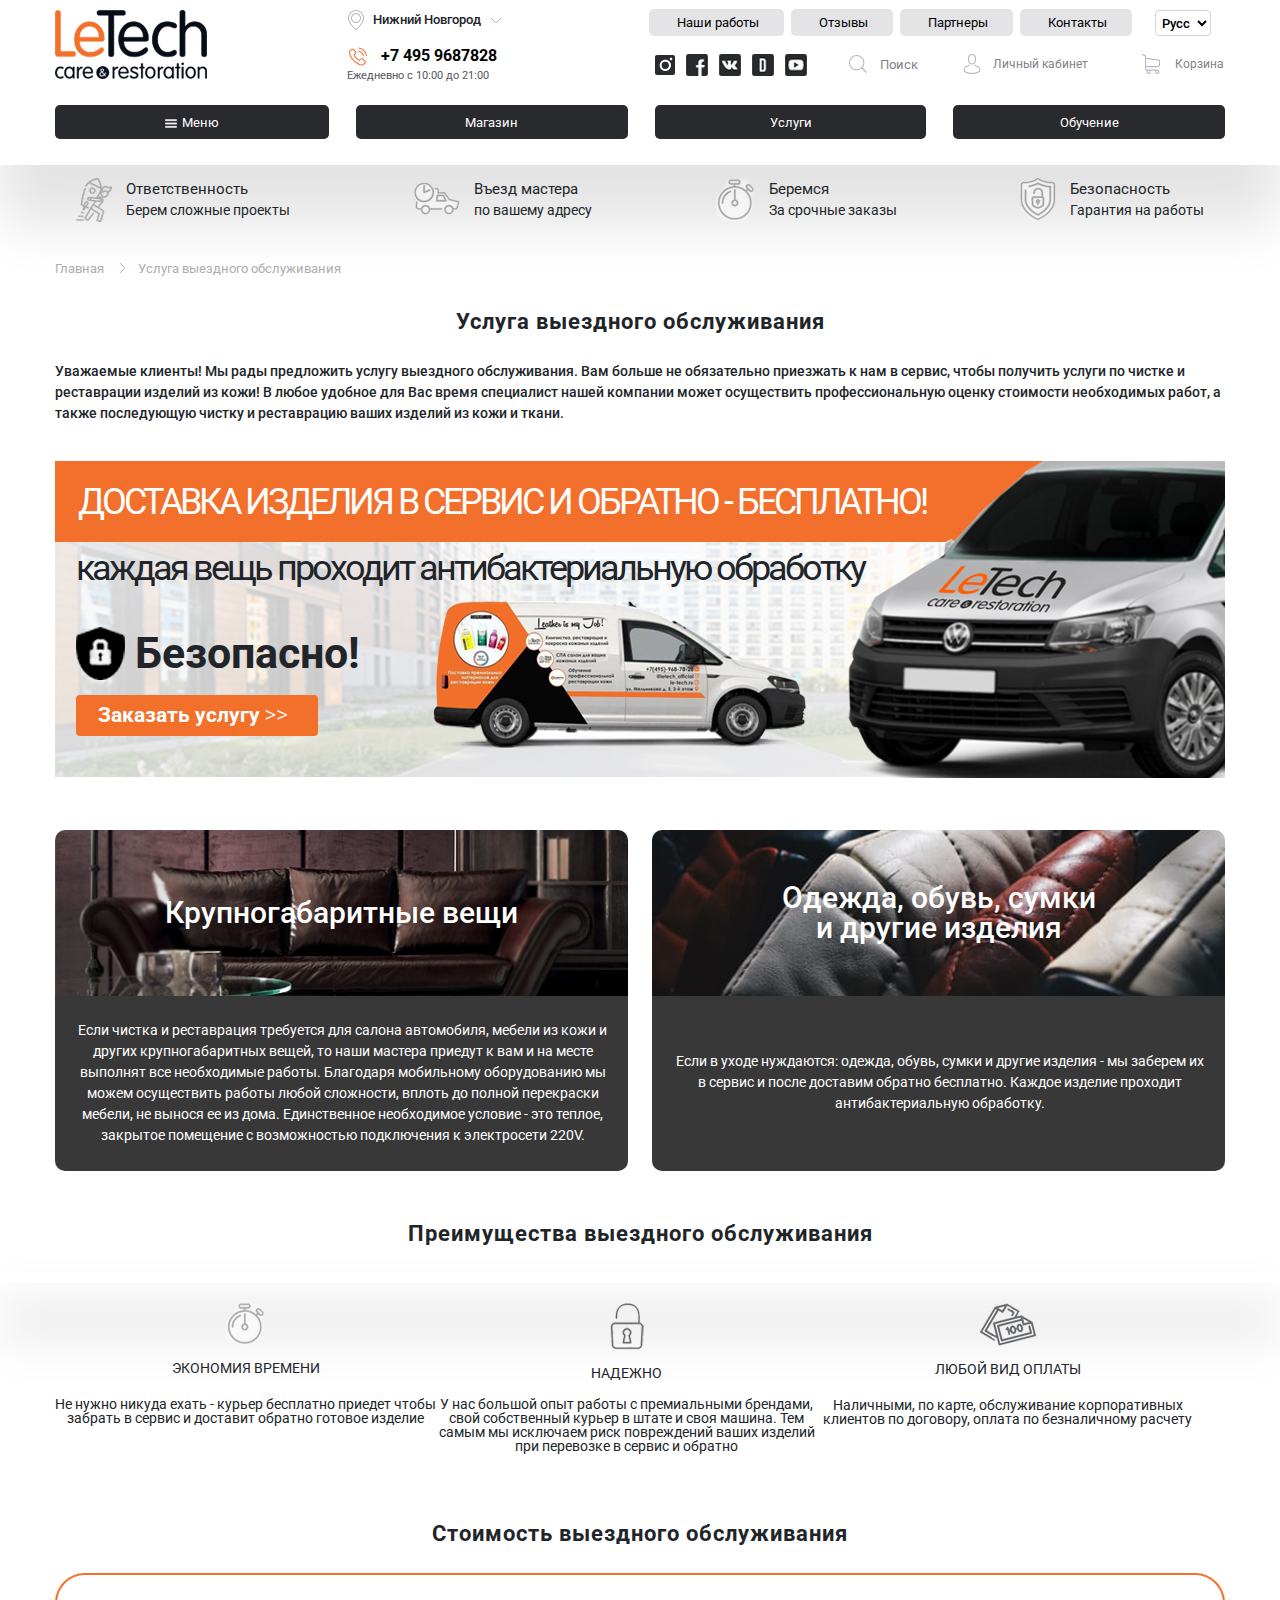
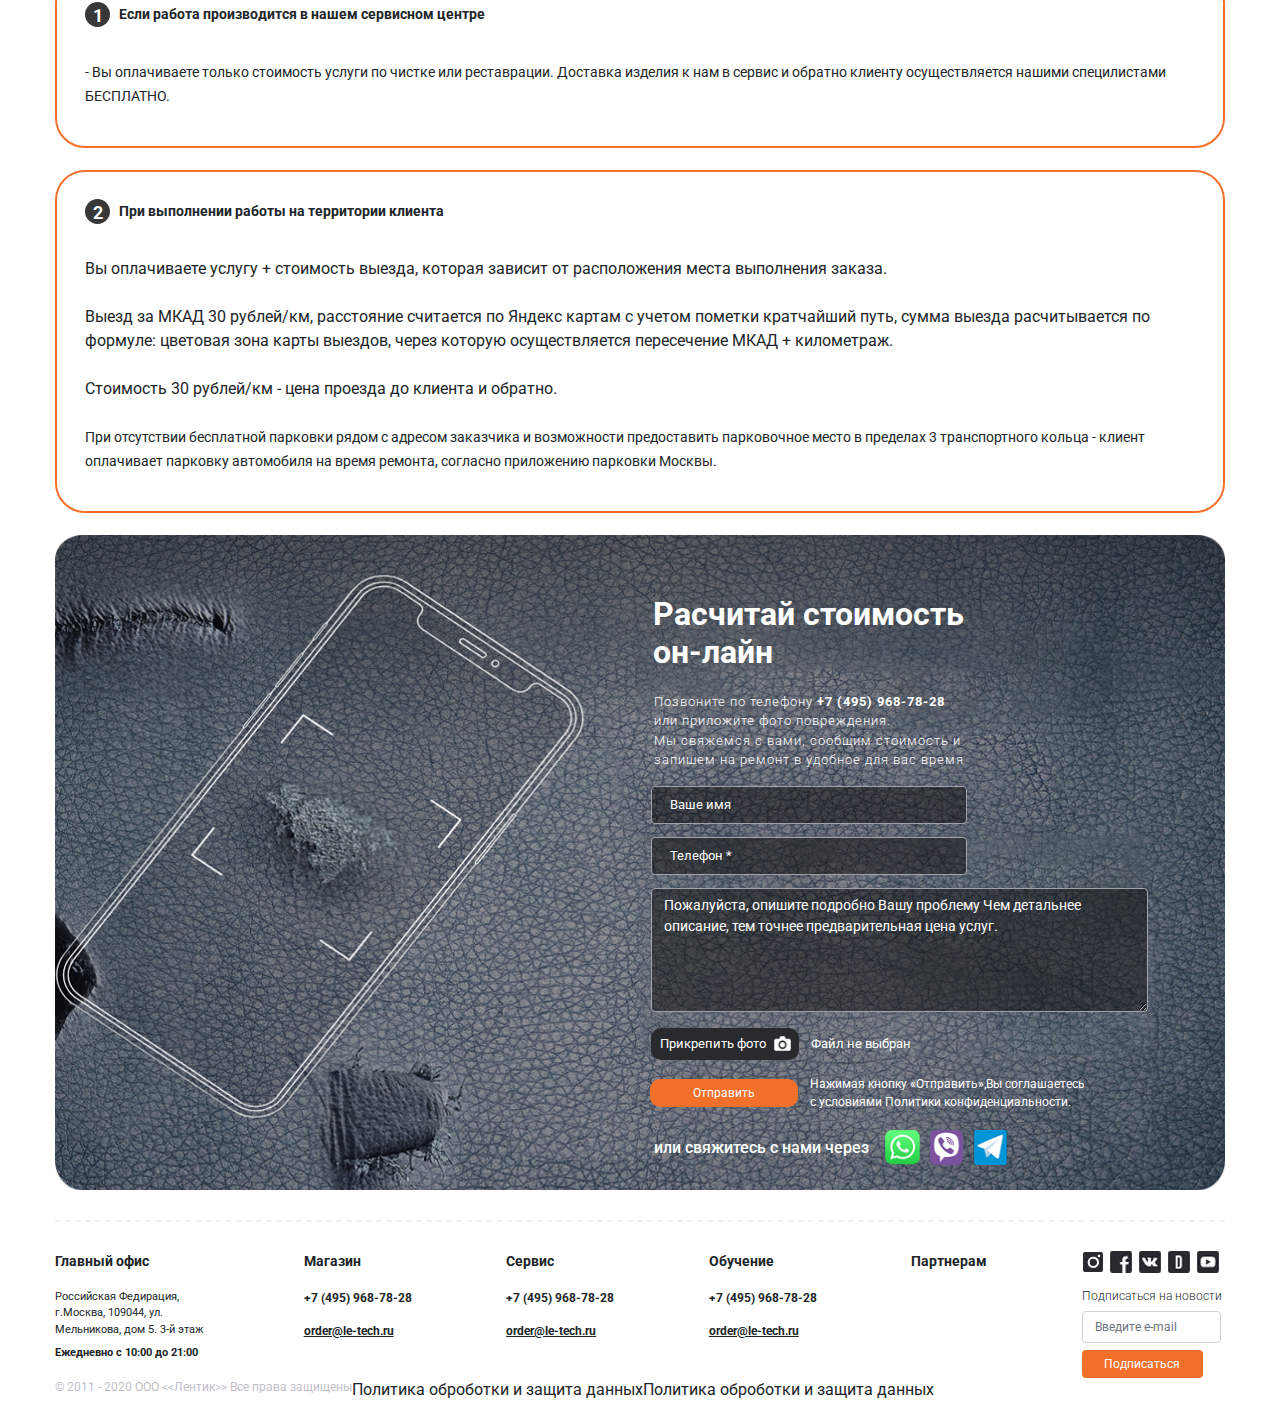
<file: service.html>
<!DOCTYPE html>
<html lang="en">
<head>
	<meta charset="UTF-8">
	<meta name="viewport" content="width=device-width, initial-scale=1.0">
	<meta http-equiv="X-UA-Compatible" content="ie=edge">
	<title>Document</title>
	<link rel="stylesheet" href="css/bootstrap.css">
	<link rel="stylesheet" href="css/style.min.css">
	
</head>
<body class="TogleClass">

	<header>
		<div class="header">
			<div class="container">
				<div class="header-wrapper d-flex">
					<div class="logo"><img src="img/logo.png" alt=""></div>
					<div class="header_column d-flex flex-column">
						<div class="top-header">
							<div class="location d-flex align-items-start">
								<div class="loco">
									<div class="loco-item d-flex align-items-center">
										<img src="img/location.png" alt="">
										<span>Нижний Новгород</span>
										<img src="img/arrows-bot.png" alt="">
									</div>
								</div>

								<div class="nav ">
									<ul class=" d-flex">
										<li><a href="#">Наши работы</a></li>
										<li><a href="#">Отзывы  </a></li>
										<li><a href="#">Партнеры </a></li>
										<li><a href="#" class="nm">Контакты</a></li>
									</ul>
									<form action="">
										<div class="form-group">
											<select class="form-control" id="exampleFormControlSelect1">
												<option>Русс</option>
												<option>Англ</option>
											</select>
										</div>
									</form>
								</div>
								
							</div>
						</div>
						<div class="bottom-header">
							<div class="social-network d-flex align-items-end">
								<div class="tel d-flex flex-column">
									<div class="number d-flex align-items-center">
										<a href="tel:+7 495 9687828">
											<img src="img/tel.png" alt="">
											<span>+7 495 9687828</span>
										</a>
									</div>
									<span>Ежедневно с 10:00 до 21:00</span>
								</div>
								<div class="network d-flex">
									<a href="#"><img src="img/inst.png" alt=""></a>
									<a href="#"><img src="img/fb.png" alt=""></a>
									<a href="#"><img src="img/wk.png" alt=""></a>
									<a href="#"><img src="img/d.png" alt=""></a>
									<a href="#"><img src="img/youtube.png" alt=""></a>
								</div>
								<div class="search d-flex align-items-center">
									<a href="#" class="animate__animated animate__bounce animate__delay-2s">
										<img src="img/search.png" alt="">
										<span>Поиск</span>
									</a>
								</div>
								<div class="contact d-flex align-items-center">
									<a href="#" class="animate__animated animate__bounce animate__delay-2s">
										<img src="img/contact.png" alt="">
										<span>Личный кабинет</span>
									</a>
								</div>
								<div class="basket d-flex align-items-center">
									<a href="#" class="animate__animated animate__bounce animate__delay-2s" >
										<img src="img/basket.png" alt="">
										<span>Корзина</span>
									</a>
								</div>
							</div>
						</div>
					</div>
				</div>
				<div class="menu">
					<div class="menu-wrapper">
						<div class="menu-wrap">
							<div id="menuToggle">
								<li><a href="#"><img src="img/burger.png" alt="">Меню</a></li>
							</div>
							<ul class="navs d-flex">
								<div class="no"><li><a class="" href="#"><img src="img/burger.png" alt="">Меню</a></li></div>
								<li><a href="#">Магазин</a></li>
								<li><a href="#">Услуги</a></li>
								<li><a href="#" class="nm">Обучение</a></li>
							</ul> 
						</div>
					</div>
				</div>
			</div>
		</div>
	</header>

	<section class="block">
		<div class="container">
			<div class="block-wrapp d-flex justify-content-between">
				<div class="block-wrapper d-flex align-items-center">
					<img src="img/rocket.png" alt="">
					<div class="block-text d-flex flex-column">
						<span>Ответственность</span>
						<div class="subspan">Берем сложные проекты</div>
					</div>
				</div>
				<div class="block-wrapper block-block d-flex align-items-center">
					<img src="img/machine.png" alt="">
					<div class="block-text d-flex flex-column">
						<span>Въезд мастера</span>
						<div class="subspan">по вашему адресу</div>
					</div>
				</div>
				<div class="block-wrapper d-flex align-items-center">
					<img src="img/timmer.png" alt="">
					<div class="block-text d-flex flex-column">
						<span>Беремся</span>
						<div class="subspan">За срочные заказы</div>
					</div>
				</div>
				<div class="block-wrapper d-flex align-items-center">
					<img src="img/ucklod.png" alt="">
					<div class="block-text d-flex flex-column">
						<span>Безопасность</span>
						<div class="subspan">Гарантия на работы</div>
					</div>
				</div>
			</div>
		</div>
	</section>
	<div class="pages">
		<div class="container">
			<span><a href="#">Главная</a></span>
			<img src="img/arows-right.png" alt="">
			<span><a href="#">Услуга выездного обслуживания</a></span>
		</div>
	</div>


	<div class="service">
		<div class="container">
			<div class="first-h1">Услуга выездного обслуживания</div>
			<div class="service-text">
				Уважаемые клиенты! Мы рады предложить услугу выездного обслуживания. Вам больше не обязательно приезжать к нам в сервис, чтобы получить услуги по чистке и реставрации изделий из кожи! В любое удобное для Вас время специалист нашей компании может осуществить профессиональную оценку стоимости необходимых работ, а также последующую чистку и реставрацию ваших изделий из кожи и ткани.
			</div>
			<div class="service-wrap">
				<div class="sevice-wrapper">
					<div class="sevice-item">
						<div class="servise-title">Доставка ИЗДЕЛИЯ в сервис и обратно - БЕСПЛАТНО!</div>
						<div class="span">каждая вещь проходит антибактериальную обработку</div>
						<div class="service-block">
							<div class="servise-block_item d-flex align-items-center">
								<img src="img/service-2.png" alt="">
								<span>Безопасно!</span>
							</div>
							<a href="#"><button type="button" class="btn btn-outline-primary d-flex align-items-center justify-content-center" tabindex="0">
								<span>Заказать услугу</span>
								<img src="img/arrow-clone.png" alt="">
							</button></a>
						</div>
						<div class="service-avto d-flex align-items-center justify-content-center"><img src="img/service-3.png" alt=""></div>
						<div class="img"><img src="img/service-1.png" alt=""></div>
					</div>
				</div>
			</div>
		</div>
	</div>

	<div class="restoration">
		<div class="container">
			<div class="restoration-wrap d-flex">
				<div class="restoration-item restoration-wrapper">
					<div class="restoration-img">
						<div class="img"><img src="img/restoration-1.png" alt=""></div>
						<span class=" d-flex align-items-center justify-content-center">Крупногабаритные вещи</span>
					</div>
					<div class="restoration-text d-flex align-items-center">
						Если чистка и реставрация требуется для салона автомобиля, мебели из кожи и других крупногабаритных вещей, то наши мастера приедут к вам и на месте выполнят все необходимые работы. Благодаря мобильному оборудованию мы можем осуществить работы любой сложности, вплоть до полной перекраски мебели, не вынося ее из дома. Единственное необходимое условие - это теплое, закрытое помещение с возможностью подключения к электросети 220V.
					</div>
				</div>

				<div class="restoration-item ">
					<div class="restoration-img">
						<div class="img"><img src="img/restoration-2.png" alt=""></div>
						<span class=" d-flex align-items-center justify-content-center">Одежда, обувь, сумки <br> и другие изделия</span>
					</div>
					<div class="restoration-text d-flex align-items-center">
						Если в уходе нуждаются: одежда, обувь, сумки и другие изделия - мы заберем их в сервис и после доставим обратно бесплатно.
						Каждое изделие проходит антибактериальную обработку.
					</div>
				</div>
			</div>
		</div>
	</div>



	<div class="container">
		<div class="first-h1">Преимущества выездного обслуживания</div>
	</div>

	<div class="headers"></div>
	<div class="saving">
		<div class="container">
			<div class="saving-wrap d-flex">
				<div class="saving-wrapper d-flex flex-column align-items-center">
					<img src="img/timmer.png" alt="">
					<span>ЭКОНОМИЯ ВРЕМЕНИ</span>
					<div class="saving-text">
						Не нужно никуда ехать - курьер бесплатно приедет чтобы забрать в сервис и доставит обратно готовое изделие
					</div>
				</div>

				<div class="saving-wrapper d-flex flex-column align-items-center">
					<img src="img/icon-1.png" alt="">
					<span class="saving-h1">НАДЕЖНО</span>
					<div class="saving-text">
						У нас большой опыт работы с премиальными брендами, свой собственный курьер в штате и своя машина. Тем самым мы исключаем риск повреждений ваших изделий при перевозке в сервис и обратно
					</div>
				</div>

				<div class="saving-wrapper d-flex flex-column align-items-center">
					<img src="img/icon-2.png" alt="">
					<span>ЛЮБОЙ ВИД ОПЛАТЫ</span>
					<div class="saving-text">
						Наличными, по карте, обслуживание корпоративных клиентов по договору, оплата по безналичному 
						расчету
					</div>
				</div>
			</div>
		</div>
	</div>


	<div class="turn">
		<div class="container">
			<div class="first-h1">Стоимость выездного обслуживания</div>

			<div class="turn-wrap">
				<div class="turn-wrapper">
					<div class="turn-number d-flex align-items-center">
						<span>1</span>
						<div class="subspan">Если работа производится в нашем сервисном центре </div>
					</div>
					<div class="turn-text">
						<span>
							- Вы оплачиваете только стоимость услуги по чистке или реставрации. Доставка изделия к нам в сервис и обратно клиенту осуществляется нашими специлистами<br>
							БЕСПЛАТНО.
					</span>
					</div>
				</div>

				<div class="turn-wrapper">
					<div class="turn-number d-flex align-items-center">
						<span>2</span>
						<div class="subspan">При выполнении работы на территории клиента </div>
					</div>
					<div class="turn-text">
						<div class="sunspan">
							Вы оплачиваете услугу + стоимость выезда, которая зависит от расположения места выполнения заказа.
						</div> <br>
						<div class="sunspan">
							Выезд за МКАД 30 рублей/км, расстояние считается по Яндекс картам с учетом пометки кратчайший путь, сумма выезда расчитывается по формуле: цветовая зона карты выездов, через которую осуществляется пересечение МКАД + километраж.
						</div><br>
						<div class="sunspan">
							Стоимость 30 рублей/км - цена проезда до клиента и обратно.
						</div><br>
						<span>
							При отсутствии бесплатной парковки рядом с адресом заказчика и возможности предоставить парковочное место в пределах 3 транспортного кольца - клиент оплачивает парковку автомобиля на время ремонта, согласно приложению парковки Москвы.
						</span>
					</div>
				</div>

			</div>
		</div>
	</div>


	<div class="register">
		<div class="container">
			<div class="register-wrap">
				<img src="img/bg-min.png" alt="">
				<div class="register-item d-flex flex-column align-items-center">
					<h1>Расчитай стоимость <br> он-лайн</h1>
					<p>
						Позвоните по телефону <b>+7 (495) 968-78-28</b> <br>
						или приложите фото повреждения.<br>
						Мы свяжемся с вами, сообщим стоимость и <br>
						запишем на ремонт в удобное для вас время<br>
					</p>
					<form>
						<div class="form-group">
							<input type="text" class="form-control" id="validationCustom01" placeholder="Ваше имя">
							<input type="text" class="form-control" placeholder="Телефон *">
							<textarea class="form-control" id="exampleFormControlTextarea1"placeholder="Пожалуйста, опишите подробно Вашу проблему Чем детальнее описание, тем точнее предварительная цена услуг." rows="3"></textarea>

						</div>
						<div class="photo d-flex align-items-center">
							<div class="photo-wrap d-flex align-items-center">
								<span>Прикрепить фото</span>
								<img src="img/imf-file.png" alt="">
							</div>
							<span>Файл не выбран</span>
						</div>
					</form>
					<div class="btns d-flex align-items-center">
						<a href="#"><button type="button" class="btn btn-outline-primary" tabindex="0">Отправить</button></a>
						<span>Нажимая кнопку «Отправить»,Вы соглашаетесь <br>
						c условиями Политики конфиденциальности.</span>
					</div>
					<div class="connection d-flex align-items-center">
						<span>или свяжитесь с нами через</span>
						<a href="#"><img src="img/watchap.png" alt=""></a>
						<a href="#"><img src="img/viber.png" alt=""></a>
						<a href="#"><img src="img/telegram.png" alt=""></a>
					</div>
				</div>
			</div>
		</div>
	</div>		


	<div class="container">
		<div class="bg-line"></div>
	</div>
	<footer class="footer">
		<div class="container">
			<div class="footer-wrap">
				<div class="footer-wrapper d-flex justify-content-between">
					<div class="footer-item">
						<div class="footer-item_h1">Главный офис</div>
						<p>
							Российская Федирация,
							г.Москва, 109044,
							ул. Мельникова, дом 5.
							3-й этаж
						</p>
						<div class="footer-item_span">
							Ежедневно с 10:00 до 21:00
						</div>
					</div>
					<div class="footer-item">
						<div class="footer-item_h1">Магазин</div>
						<div class="span">+7 (495) 968-78-28</div>
						<div class="subspan">order@le-tech.ru</div>
					</div>
					<div class="footer-item">
						<div class="footer-item_h1">Сервис</div>
						<div class="span">+7 (495) 968-78-28</div>
						<div class="subspan">order@le-tech.ru</div>
					</div>
					<div class="footer-item">
						<div class="footer-item_h1">Обучение</div>
						<div class="span">+7 (495) 968-78-28</div>
						<div class="subspan">order@le-tech.ru</div>
					</div>
					<div class="footer-item">
						<div class="footer-item_h1 h1-body">Партнерам</div>
					</div>
					<div class="footer-item item-wrap">
						<div class="network d-flex">
							<a href="#"><img src="img/inst.png" alt=""></a>
							<a href="#"><img src="img/fb.png" alt=""></a>
							<a href="#"><img src="img/wk.png" alt=""></a>
							<a href="#"><img src="img/d.png" alt=""></a>
							<a href="#"><img src="img/youtube.png" alt=""></a>
						</div>
						<div class="subscribe">Подписаться на новости</div>
						<div class="btn-wrap">
							<div class="form-group">
								<input type="email" class="form-control" id="validationCustom01" placeholder="Введите e-mail">
							</div>
							<a href="#"><button type="button" class="btn btn-outline-primary" tabindex="0">Подписаться</button></a>
						</div>
					</div>

					
				</div>
				<div class="footer-wrap__footer-wrapper d-flex">
					<div class="span">© 2011 - 2020 OOO <<Лентик>> Все права защищены </div>
					<div class="subspan">Политика оброботки и защита данных</div>
					<div class="subspan">Политика оброботки и защита данных</div>
				</div>
			</div>
		</div>
	</footer> 
	<div class="bg-box"></div>
	<script src="https://ajax.googleapis.com/ajax/libs/jquery/3.4.1/jquery.min.js"></script>
	<script src="js/bootstrap.min.js"></script>
	<script type="text/javascript" src="https://www.amcharts.com/lib/3/ammap.js"></script>
	<script type="text/javascript" src="https://www.amcharts.com/lib/3/maps/js/worldLow.js"></script>
	<script src="js/libs.min.js"></script>
	<script src="js/main.js"></script>
</body>
</html>
</file>
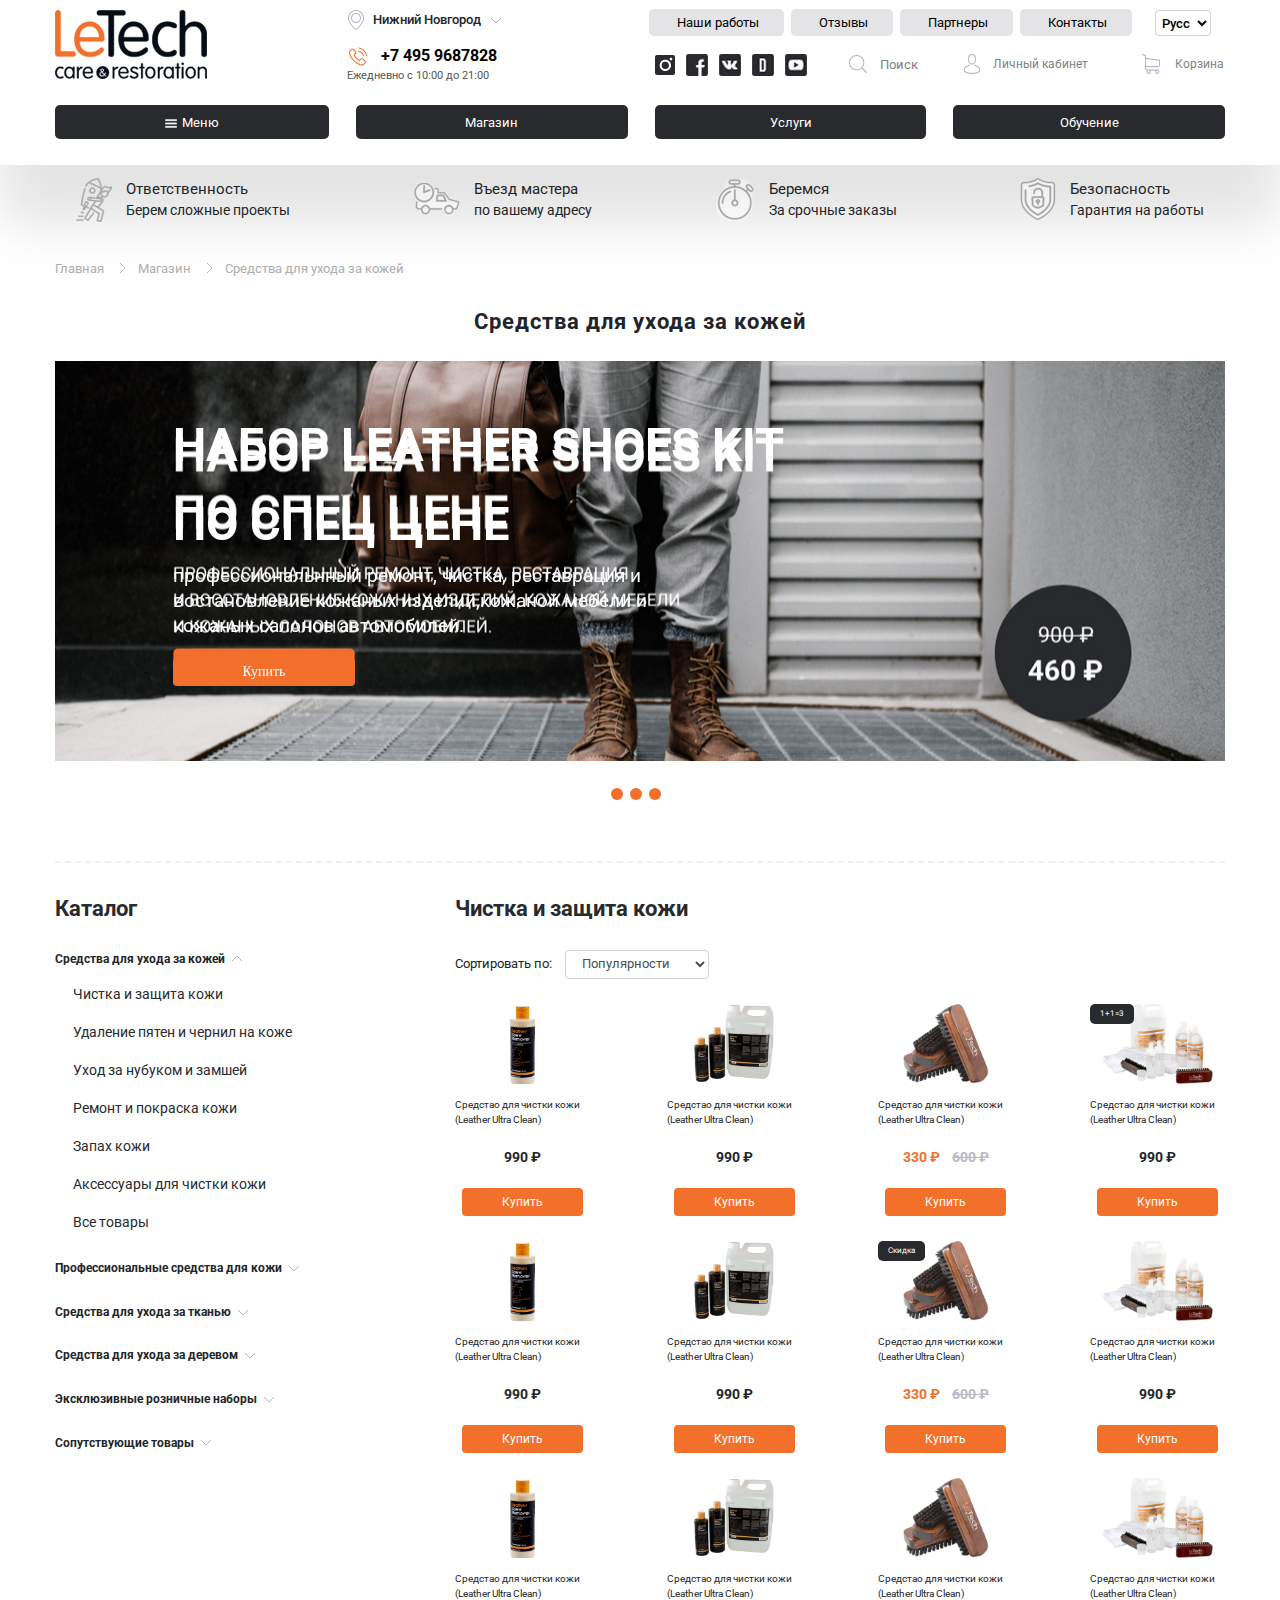
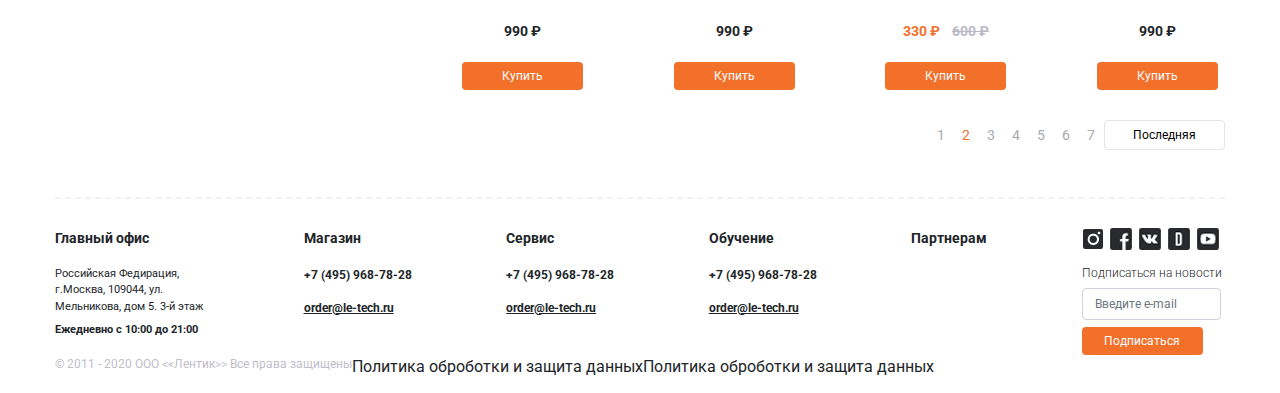
<file: washing.html>
<!DOCTYPE html>
<html lang="en">
<head>
	<meta charset="UTF-8">
	<meta name="viewport" content="width=device-width, initial-scale=1.0">
	<meta http-equiv="X-UA-Compatible" content="ie=edge">
	<title>Document</title>
	<link rel="stylesheet" href="css/bootstrap.css">
	<link rel="stylesheet" href="css/style.min.css">
	
</head>
<body class="TogleClass">

	<header>
		<div class="header">
			<div class="container">
				<div class="header-wrapper d-flex">
					<div class="logo"><img src="img/logo.png" alt=""></div>
					<div class="header_column d-flex flex-column">
						<div class="top-header">
							<div class="location d-flex align-items-start">
								<div class="loco">
									<div class="loco-item d-flex align-items-center">
										<img src="img/location.png" alt="">
										<span>Нижний Новгород</span>
										<img src="img/arrows-bot.png" alt="">
									</div>
								</div>

								<div class="nav ">
									<ul class=" d-flex">
										<li><a href="#">Наши работы</a></li>
										<li><a href="#">Отзывы  </a></li>
										<li><a href="#">Партнеры </a></li>
										<li><a href="#" class="nm">Контакты</a></li>
									</ul>
									<form action="">
										<div class="form-group">
											<select class="form-control" id="exampleFormControlSelect1">
												<option>Русс</option>
												<option>Англ</option>
											</select>
										</div>
									</form>
								</div>
								
							</div>
						</div>
						<div class="bottom-header">
							<div class="social-network d-flex align-items-end">
								<div class="tel d-flex flex-column">
									<div class="number d-flex align-items-center">
										<a href="tel:+7 495 9687828">
											<img src="img/tel.png" alt="">
											<span>+7 495 9687828</span>
										</a>
									</div>
									<span>Ежедневно с 10:00 до 21:00</span>
								</div>
								<div class="network d-flex">
									<a href="#"><img src="img/inst.png" alt=""></a>
									<a href="#"><img src="img/fb.png" alt=""></a>
									<a href="#"><img src="img/wk.png" alt=""></a>
									<a href="#"><img src="img/d.png" alt=""></a>
									<a href="#"><img src="img/youtube.png" alt=""></a>
								</div>
								<div class="search d-flex align-items-center">
									<a href="#" class="animate__animated animate__bounce animate__delay-2s">
										<img src="img/search.png" alt="">
										<span>Поиск</span>
									</a>
								</div>
								<div class="contact d-flex align-items-center">
									<a href="#" class="animate__animated animate__bounce animate__delay-2s">
										<img src="img/contact.png" alt="">
										<span>Личный кабинет</span>
									</a>
								</div>
								<div class="basket d-flex align-items-center">
								 	<a href="#" class="animate__animated animate__bounce animate__delay-2s" >
								 		<img src="img/basket.png" alt="">
								 		<span>Корзина</span>
								 	</a>
								 	<div class="cor">
								 		<img src="img/basket-cor.png" alt="">
								 		<span>Корзина</span>
								 		<div class="subspan">3</div>
								 	</div>
								 </div>
							</div>
						</div>
					</div>
				</div>
				<div class="menu">
					<div class="menu-wrapper">
						<div class="menu-wrap">
							<div id="menuToggle">
								<li><a href="#"><img src="img/burger.png" alt="">Меню</a></li>
							</div>
							<ul class="navs d-flex">
								<div class="no"><li><a class="" href="#"><img src="img/burger.png" alt="">Меню</a></li></div>
								<li><a href="#">Магазин</a></li>
								<li><a href="#">Услуги</a></li>
								<li><a href="#" class="nm">Обучение</a></li>
							</ul> 
						</div>
					</div>
				</div>
			</div>
		</div>
	</header>


	<section class="block">
		<div class="container">
			<div class="block-wrapp d-flex justify-content-between">
				<div class="block-wrapper d-flex align-items-center">
					<img src="img/rocket.png" alt="">
					<div class="block-text d-flex flex-column">
						<span>Ответственность</span>
						<div class="subspan">Берем сложные проекты</div>
					</div>
				</div>
				<div class="block-wrapper block-block d-flex align-items-center">
					<img src="img/machine.png" alt="">
					<div class="block-text d-flex flex-column">
						<span>Въезд мастера</span>
						<div class="subspan">по вашему адресу</div>
					</div>
				</div>
				<div class="block-wrapper d-flex align-items-center">
					<img src="img/timmer.png" alt="">
					<div class="block-text d-flex flex-column">
						<span>Беремся</span>
						<div class="subspan">За срочные заказы</div>
					</div>
				</div>
				<div class="block-wrapper d-flex align-items-center">
					<img src="img/ucklod.png" alt="">
					<div class="block-text d-flex flex-column">
						<span>Безопасность</span>
						<div class="subspan">Гарантия на работы</div>
					</div>
				</div>
			</div>
		</div>
	</section>

	<div class="pages">
		<div class="container">
			<span><a href="#">Главная</a></span>
			<img src="img/arows-right.png" alt="">
			<span><a href="#">Магазин</a></span>
			<img src="img/arows-right.png" alt="">
			<span><a href="#">Средства для ухода за кожей  </a></span>
		</div>
	</div>

	<div class="sl-slide">
		<div class="sl-slide_wrap">
			<div class="container">
				<div class="first-h1">Средства для ухода за кожей</div>
				<div class="banner">
					<div class="banner-wrapper">
						
						<div class="banner-text">
							<div class="banner-slide">
								<div class="banner_h1">
									Набор leather shoes kit
									по спец цене
								</div>
								<div class="banner_span">
									профессиональнный ремонт, чистка, реставрация и востановление кожаных изделий,кожаной мебели и кожаных салонов автомобилей.
								</div>
								<div class="buy d-flex ">
									<a href="#"><button type="button" class="btn btn-outline-primary">Купить</button></a>
									<div class="black-radius d-flex flex-column">
										
									</div>
								</div>
								
							</div>
						</div>
					</div>
					<div class="banner-wrapper">
						
						<div class="banner-text">
							<div class="banner-slide">
								<div class="banner_h1">
									Набор leather shoes kit
									по спец цене
								</div>
								<div class="banner_span">
									профессиональнный ремонт, чистка, реставрация и востановление кожаных изделий,кожаной мебели и кожаных салонов автомобилей.
								</div>
								<div class="buy d-flex ">
									<a href="#"><button type="button" class="btn btn-outline-primary">Купить</button></a>
									<div class="black-radius d-flex flex-column">
										
									</div>
								</div>
								
							</div>
						</div>
						
					
					</div>
					<div class="banner-wrapper">
						
						<div class="banner-text">
							<div class="banner-slide">
								<div class="banner_h1">
									Набор leather shoes kit
									по спец цене
								</div>
								<div class="banner_span">
									профессиональнный ремонт, чистка, реставрация и востановление кожаных изделий,кожаной мебели и кожаных салонов автомобилей.
								</div>
								<div class="buy d-flex ">
									<a href="#"><button type="button" class="btn btn-outline-primary">Купить</button></a>
									<div class="black-radius d-flex flex-column">
										
									</div>
								</div>
								
							</div>
						</div>
						
					</div>
				</div>
			</div>
		</div>
	</div>

	<div class="container">
		<div class="bg-lines"></div>
	</div>

	
	<div class="catalog">
		<div class="container">
			<div class="row">
				<div class="catalog-block col-lg-4 col-md-12">
					<div class="catalog-sow">
						<div class="catalog-item">
							<div class="catalog-h1">Каталог</div>
							<div class="closeBtn">x</div>
							<div class="catalog-open d-flex align-items-center">
								<span>Средства для ухода за кожей</span>
								<img src="img/arrows-top.png" alt="">
							</div>

							<div class="catalog-wrap_nav">
								<ul class="catalog-wrap">
									<li><a href="#">Чистка и защита кожи</a></li>
									<li><a href="#">Удаление пятен и чернил на коже</a></li>
									<li><a href="#">Уход за нубуком и замшей</a></li>
									<li><a href="#">Ремонт и покраска кожи</a></li>
									<li><a href="#">Запах кожи</a></li>
									<li><a href="#">Аксессуары для чистки кожи</a></li>
									<li><a href="#">Все товары</a></li>
								</ul>
							</div>
						</div>
						<div class="catalog-item">
							<div class="catalog-open_one d-flex align-items-center">
								<span>Профессиональные средства для кожи</span>
								<img src="img/arrows-top.png" alt="">
							</div>


						</div>

						<div class="catalog-item">
							<div class="catalog-open_two d-flex align-items-center">
								<span>Средства для ухода за тканью</span>
								<img src="img/arrows-top.png" alt="">
							</div>


						</div>

						<div class="catalog-item">
							<div class="catalog-open_three d-flex align-items-center">
								<span>Средства для ухода за деревом</span>
								<img src="img/arrows-top.png" alt="">
							</div>


						</div>

						<div class="catalog-item">
							<div class="catalog-open_four d-flex align-items-center">
								<span>Эксклюзивные розничные наборы</span>
								<img src="img/arrows-top.png" alt="">
							</div>


						</div>

						<div class="catalog-item">
							<div class="catalog-open_five d-flex align-items-center">
								<span>Сопутствующие товары</span>
								<img src="img/arrows-top.png" alt="">
							</div>


						</div>
					</div>
				</div>
				<div class="col-lg-8 col-md-12">
					<div class="catalog-h1">Чистка и защита кожи</div>
					<div class="button-catalog ">
						<img src="img/button-catalog.png" alt="">
						<span>Категории</span>
					</div>
					<div class="sorting d-flex align-items-center">
						<span>Сортировать по:</span>
						<div class="choose_wrap">
							<select class="form-control" id="exampleFormControlSelect1">
								<option>Популярности</option>
								<option>Дате</option>
								<option>Дате2</option>
							</select>
						</div>
					</div>
					<div class="protection">
						<div class="protection-wrap protection-ts">
							<div class="protection-wrapper d-flex justify-content-between">
								<div class="protection-item protection-evro d-flex flex-column align-items-center">
									<img src="img/to-slide-1.png" alt="">
									<span>Средстао для чистки кожи (Leather Ultra Clean)</span>
									<div class="price">990 ₽</div>
									<a href="#"><button type="button" class="btn btn-outline-primary" tabindex="0">Купить</button></a>
								</div>
								<div class="protection-item d-flex flex-column align-items-center">
									<img src="img/to-slide-2.png" alt="">
									<span>Средстао для чистки кожи (Leather Ultra Clean)</span>
									<div class="price">990 ₽</div>
									<a href="#"><button type="button" class="btn btn-outline-primary" tabindex="0">Купить</button></a>
								</div>
								<div class="protection-item protection-two_none d-flex flex-column align-items-center">
									<img src="img/to-slide-3.png" alt="">
									<span>Средстао для чистки кожи (Leather Ultra Clean)</span>
									<div class="price d-flex">
										<div class="span">330 ₽</div>
										<div class="subspan">600 ₽</div>
									</div>
									<a href="#"><button type="button" class="btn btn-outline-primary" tabindex="0">Купить</button></a>
								</div>
								<div class="protection-item protection-one_none d-flex flex-column align-items-center">
									<img src="img/to-slide-4.png" alt="">
									<span>Средстао для чистки кожи (Leather Ultra Clean)</span>
									<div class="price">990 ₽</div>
									<a href="#"><button type="button" class="btn btn-outline-primary" tabindex="0">Купить</button></a>
									<div class="discount">1+1=3</div>
								</div>
							</div>

							<div class="protection-wrapper d-flex justify-content-between">
								<div class="protection-item protection-evro d-flex flex-column align-items-center">
									<img src="img/to-slide-1.png" alt="">
									<span>Средстао для чистки кожи (Leather Ultra Clean)</span>
									<div class="price">990 ₽</div>
									<a href="#"><button type="button" class="btn btn-outline-primary" tabindex="0">Купить</button></a>
								</div>
								<div class="protection-item d-flex flex-column align-items-center">
									<img src="img/to-slide-2.png" alt="">
									<span>Средстао для чистки кожи (Leather Ultra Clean)</span>
									<div class="price">990 ₽</div>
									<a href="#"><button type="button" class="btn btn-outline-primary" tabindex="0">Купить</button></a>
								</div>
								<div class="protection-item protection-two_none d-flex flex-column align-items-center">
									<img src="img/to-slide-3.png" alt="">
									<span>Средстао для чистки кожи (Leather Ultra Clean)</span>
									<div class="price d-flex">
										<div class="span">330 ₽</div>
										<div class="subspan">600 ₽</div>
									</div>
									<a href="#"><button type="button" class="btn btn-outline-primary" tabindex="0">Купить</button></a>
									<div class="discount">Скидка</div>
								</div>
								<div class="protection-item protection-one_none d-flex flex-column align-items-center">
									<img src="img/to-slide-4.png" alt="">
									<span>Средстао для чистки кожи (Leather Ultra Clean)</span>
									<div class="price">990 ₽</div>
									<a href="#"><button type="button" class="btn btn-outline-primary" tabindex="0">Купить</button></a>
								</div>
							</div>

							<div class="protection-wrapper d-flex justify-content-between">
								<div class="protection-item protection-evro d-flex flex-column align-items-center">
									<img src="img/to-slide-1.png" alt="">
									<span>Средстао для чистки кожи (Leather Ultra Clean)</span>
									<div class="price">990 ₽</div>
									<a href="#"><button type="button" class="btn btn-outline-primary" tabindex="0">Купить</button></a>
								</div>
								<div class="protection-item d-flex flex-column align-items-center">
									<img src="img/to-slide-2.png" alt="">
									<span>Средстао для чистки кожи (Leather Ultra Clean)</span>
									<div class="price">990 ₽</div>
									<a href="#"><button type="button" class="btn btn-outline-primary" tabindex="0">Купить</button></a>
								</div>
								<div class="protection-item protection-two_none d-flex flex-column align-items-center">
									<img src="img/to-slide-3.png" alt="">
									<span>Средстао для чистки кожи (Leather Ultra Clean)</span>
									<div class="price d-flex">
										<div class="span">330 ₽</div>
										<div class="subspan">600 ₽</div>
									</div>
									<a href="#"><button type="button" class="btn btn-outline-primary" tabindex="0">Купить</button></a>
								</div>
								<div class="protection-item protection-one_none d-flex flex-column align-items-center">
									<img src="img/to-slide-4.png" alt="">
									<span>Средстао для чистки кожи (Leather Ultra Clean)</span>
									<div class="price">990 ₽</div>
									<a href="#"><button type="button" class="btn btn-outline-primary" tabindex="0">Купить</button></a>
								</div>
							</div>

							<nav aria-label="...">
								<ul class="pagination pagination-sm">
									<li class="page-item"><a class="page-link" href="#">1</a></li>
									<li class="page-item active" aria-current="page">
										<span class="page-link">
											2
											<span class="sr-only">(current)</span>
										</span>
									</li>
									<li class="page-item"><a class="page-link" href="#">3</a></li>
									<li class="page-item"><a class="page-link" href="#">4</a></li>
									<li class="page-item"><a class="page-link" href="#">5</a></li>
									<li class="page-item"><a class="page-link" href="#">6</a></li>
									<li class="page-item"><a class="page-link" href="#">7</a></li>
									<li class="page-item">
										<a href="#"><button type="button" class="btn btn-outline-primary" tabindex="0">Последняя</button></a>
									</li>
								</ul>
							</nav>

						</div>
					</div>
				</div>
			</div>
		</div>
	</div>


	



	<div class="container">
		<div class="bg-line"></div>
	</div>

	<footer class="footer">
		<div class="container">
			<div class="footer-wrap">
				<div class="footer-wrapper d-flex justify-content-between">
					<div class="footer-item">
						<div class="footer-item_h1">Главный офис</div>
						<p>
							Российская Федирация,
							г.Москва, 109044,
							ул. Мельникова, дом 5.
							3-й этаж
						</p>
						<div class="footer-item_span">
							Ежедневно с 10:00 до 21:00
						</div>
					</div>
					<div class="footer-item">
						<div class="footer-item_h1">Магазин</div>
						<div class="span">+7 (495) 968-78-28</div>
						<div class="subspan">order@le-tech.ru</div>
					</div>
					<div class="footer-item">
						<div class="footer-item_h1">Сервис</div>
						<div class="span">+7 (495) 968-78-28</div>
						<div class="subspan">order@le-tech.ru</div>
					</div>
					<div class="footer-item">
						<div class="footer-item_h1">Обучение</div>
						<div class="span">+7 (495) 968-78-28</div>
						<div class="subspan">order@le-tech.ru</div>
					</div>
					<div class="footer-item">
						<div class="footer-item_h1 h1-body">Партнерам</div>
					</div>
					<div class="footer-item item-wrap">
						<div class="network d-flex">
							<a href="#"><img src="img/inst.png" alt=""></a>
							<a href="#"><img src="img/fb.png" alt=""></a>
							<a href="#"><img src="img/wk.png" alt=""></a>
							<a href="#"><img src="img/d.png" alt=""></a>
							<a href="#"><img src="img/youtube.png" alt=""></a>
						</div>
						<div class="subscribe">Подписаться на новости</div>
						<div class="btn-wrap">
							<div class="form-group">
								<input type="email" class="form-control" id="validationCustom01" placeholder="Введите e-mail">
							</div>
							<a href="#"><button type="button" class="btn btn-outline-primary" tabindex="0">Подписаться</button></a>
						</div>
					</div>

					
				</div>
				<div class="footer-wrap__footer-wrapper d-flex">
					<div class="span">© 2011 - 2020 OOO &lt;&lt;Лентик&gt;&gt; Все права защищены </div>
					<div class="subspan">Политика оброботки и защита данных</div>
					<div class="subspan">Политика оброботки и защита данных</div>
				</div>
			</div>
		</div>
	</footer>

	<div class="bg-box"></div>
	<script src="https://ajax.googleapis.com/ajax/libs/jquery/3.4.1/jquery.min.js"></script>
	<script src="js/bootstrap.min.js"></script>
	<script type="text/javascript" src="https://www.amcharts.com/lib/3/ammap.js"></script>
	<script type="text/javascript" src="https://www.amcharts.com/lib/3/maps/js/worldLow.js"></script>
	<script src="js/libs.min.js"></script>
	<script src="js/main.js"></script>
</body>
</html>
</file>
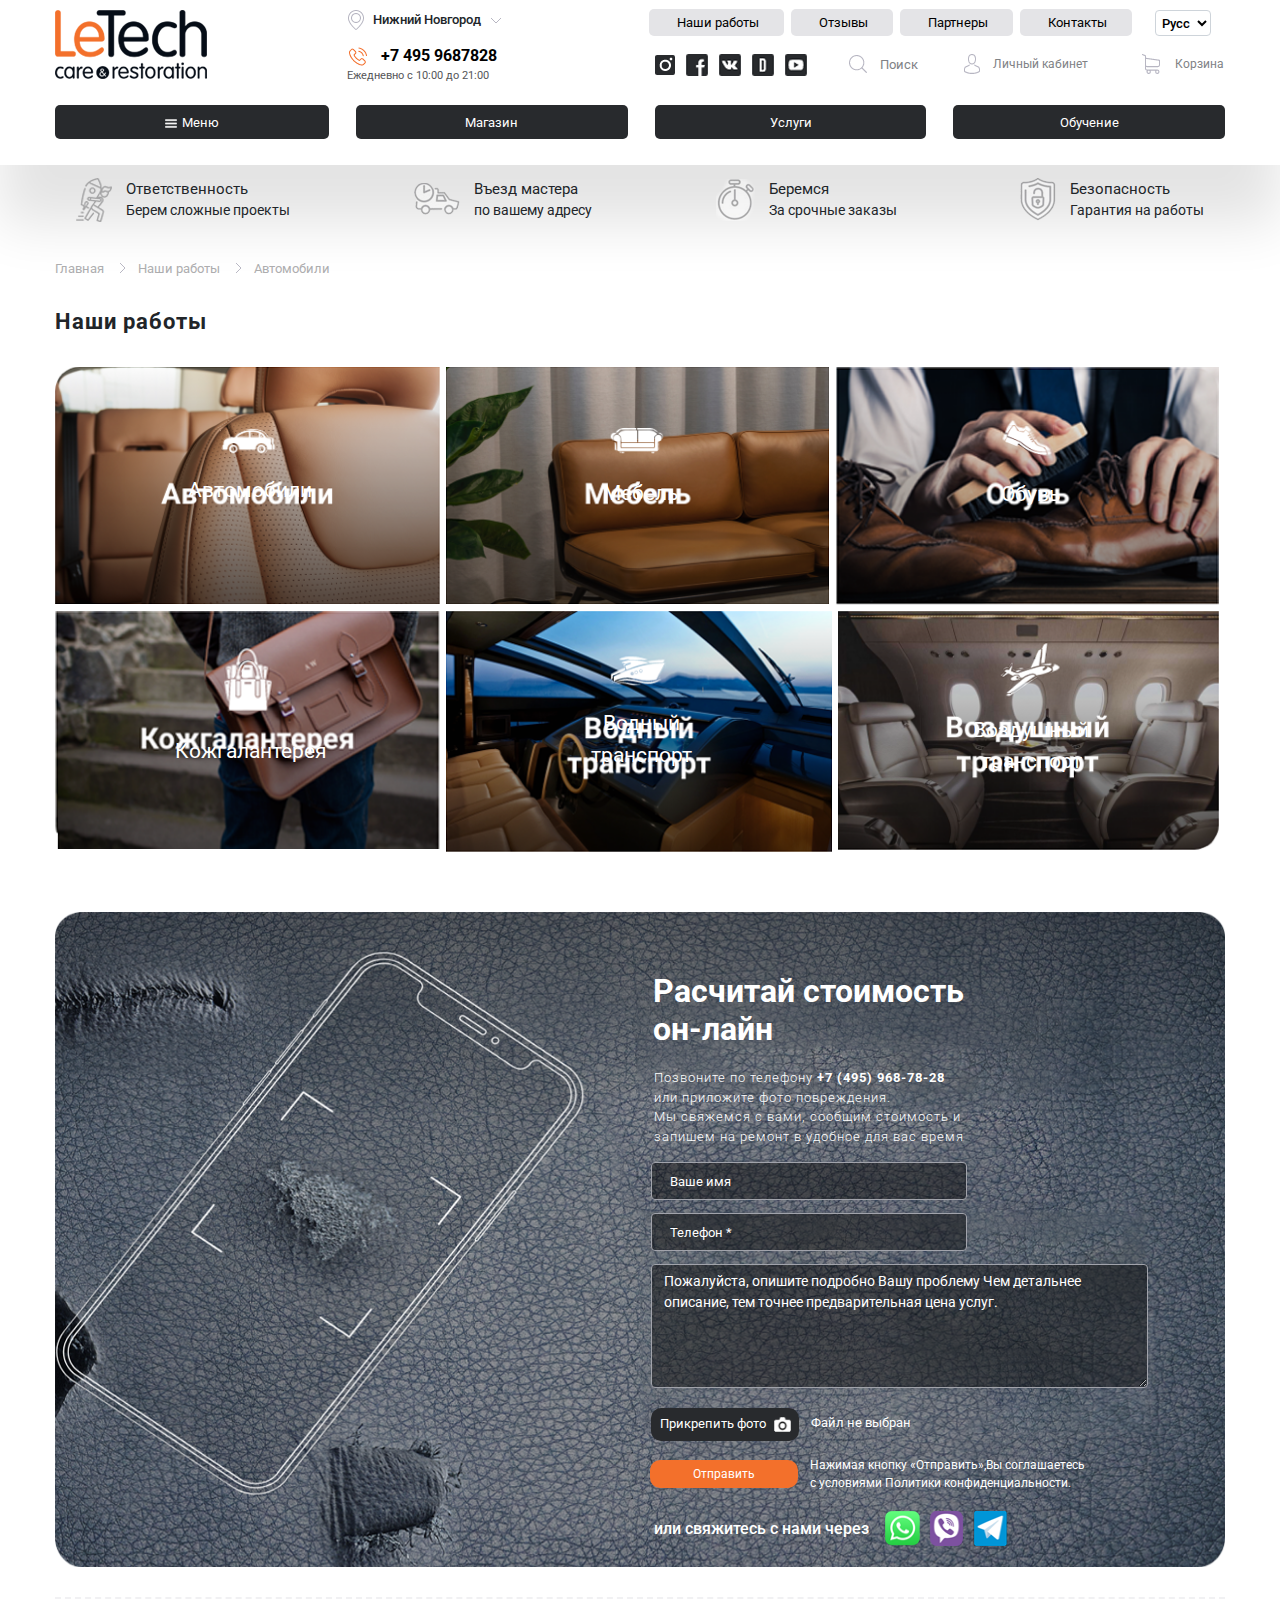
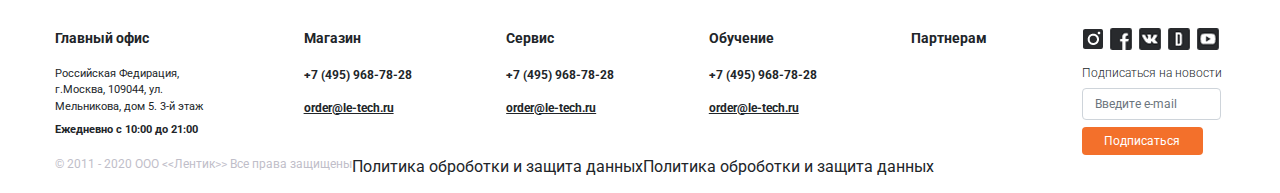
<file: work.html>
<!DOCTYPE html>
<html lang="en">
<head>
	<meta charset="UTF-8">
	<meta name="viewport" content="width=device-width, initial-scale=1.0">
	<meta http-equiv="X-UA-Compatible" content="ie=edge">
	<title>Document</title>
	<link rel="stylesheet" href="css/bootstrap.css">
	<link rel="stylesheet" href="css/style.min.css">
	
</head>
<body class="TogleClass">

	<header>
		<div class="header">
			<div class="container">
				<div class="header-wrapper d-flex">
					<div class="logo"><img src="img/logo.png" alt=""></div>
					<div class="header_column d-flex flex-column">
						<div class="top-header">
							<div class="location d-flex align-items-start">
								<div class="loco">
									<div class="loco-item d-flex align-items-center">
										<img src="img/location.png" alt="">
										<span>Нижний Новгород</span>
										<img src="img/arrows-bot.png" alt="">
									</div>
								</div>

								<div class="nav ">
									<ul class=" d-flex">
										<li><a href="#">Наши работы</a></li>
										<li><a href="#">Отзывы  </a></li>
										<li><a href="#">Партнеры </a></li>
										<li><a href="#" class="nm">Контакты</a></li>
									</ul>
									<form action="">
										<div class="form-group">
											<select class="form-control" id="exampleFormControlSelect1">
												<option>Русс</option>
												<option>Англ</option>
											</select>
										</div>
									</form>
								</div>
								
							</div>
						</div>
						<div class="bottom-header">
							<div class="social-network d-flex align-items-end">
								<div class="tel d-flex flex-column">
									<div class="number d-flex align-items-center">
										<a href="tel:+7 495 9687828">
											<img src="img/tel.png" alt="">
											<span>+7 495 9687828</span>
										</a>
									</div>
									<span>Ежедневно с 10:00 до 21:00</span>
								</div>
								<div class="network d-flex">
									<a href="#"><img src="img/inst.png" alt=""></a>
									<a href="#"><img src="img/fb.png" alt=""></a>
									<a href="#"><img src="img/wk.png" alt=""></a>
									<a href="#"><img src="img/d.png" alt=""></a>
									<a href="#"><img src="img/youtube.png" alt=""></a>
								</div>
								<div class="search d-flex align-items-center">
									<a href="#" class="animate__animated animate__bounce animate__delay-2s">
										<img src="img/search.png" alt="">
										<span>Поиск</span>
									</a>
								</div>
								<div class="contact d-flex align-items-center">
									<a href="#" class="animate__animated animate__bounce animate__delay-2s">
										<img src="img/contact.png" alt="">
										<span>Личный кабинет</span>
									</a>
								</div>
								<div class="basket d-flex align-items-center">
								 	<a href="#" class="animate__animated animate__bounce animate__delay-2s" >
								 		<img src="img/basket.png" alt="">
								 		<span>Корзина</span>
								 	</a>
								 	<div class="cor">
								 		<img src="img/basket-cor.png" alt="">
								 		<span>Корзина</span>
								 		<div class="subspan">3</div>
								 	</div>
								 </div>
							</div>
						</div>
					</div>
				</div>
				<div class="menu">
					<div class="menu-wrapper">
						<div class="menu-wrap">
							<div id="menuToggle">
								<li><a href="#"><img src="img/burger.png" alt="">Меню</a></li>
							</div>
							<ul class="navs d-flex">
								<div class="no"><li><a class="" href="#"><img src="img/burger.png" alt="">Меню</a></li></div>
								<li><a href="#">Магазин</a></li>
								<li><a href="#">Услуги</a></li>
								<li><a href="#" class="nm">Обучение</a></li>
							</ul> 
						</div>
					</div>
				</div>
			</div>
		</div>
	</header>

	<section class="block">
		<div class="container">
			<div class="block-wrapp d-flex justify-content-between">
				<div class="block-wrapper d-flex align-items-center">
					<img src="img/rocket.png" alt="">
					<div class="block-text d-flex flex-column">
						<span>Ответственность</span>
						<div class="subspan">Берем сложные проекты</div>
					</div>
				</div>
				<div class="block-wrapper block-block d-flex align-items-center">
					<img src="img/machine.png" alt="">
					<div class="block-text d-flex flex-column">
						<span>Въезд мастера</span>
						<div class="subspan">по вашему адресу</div>
					</div>
				</div>
				<div class="block-wrapper d-flex align-items-center">
					<img src="img/timmer.png" alt="">
					<div class="block-text d-flex flex-column">
						<span>Беремся</span>
						<div class="subspan">За срочные заказы</div>
					</div>
				</div>
				<div class="block-wrapper d-flex align-items-center">
					<img src="img/ucklod.png" alt="">
					<div class="block-text d-flex flex-column">
						<span>Безопасность</span>
						<div class="subspan">Гарантия на работы</div>
					</div>
				</div>
			</div>
		</div>
	</section>
	<div class="pages">
		<div class="container">
			<span><a href="#">Главная</a></span>
			<img src="img/arows-right.png" alt="">
			<span><a href="#">Наши работы</a></span>
			<img src="img/arows-right.png" alt="">
			<span><a href="#">Автомобили</a></span>
		</div>
	</div>


	<section class="content content-clon">
		<div class="container">
			<div class="first-h1 d-flex justify-content-start">Наши работы</div>

			<div class="contetnt-wrap d-flex">
				<div class="content-item">
					<img src="img/content-1.png">
					<div class="img"></div>
					<div class="inside d-flex flex-column justify-content-center">
						<img class="sm" src="img/content-logo_1.png" alt="">
						<span>Автомобили</span>
						<div class="view-productss">
							<a href="#" id="">
								<div class="subspan">Смотреть все</div>
								<div class="two-span d-flex align-items-center">
									<span>работы</span>
									<div class="line"></div>
								</div>
							</a>
						</div>
					</div>
				</div>
				<div class="content-item">
					<img src="img/content-2.png">
					<div class="img"></div>
					<div class="inside d-flex flex-column justify-content-center">
						<img class="sm" src="img/content-logo_2.png" alt="">
						<span>Мебель</span>
						<div class="view-productss">
							<a href="#" id="">
								<div class="subspan">Смотреть все</div>
								<div class="two-span d-flex align-items-center">
									<span>работы</span>
									<div class="line"></div>
								</div>
							</a>
						</div>
					</div>
				</div>
				<div class="content-item">
					<img src="img/content-3.png">
					<div class="img"></div>
					<div class="inside d-flex flex-column justify-content-center">
						<img class="sm" src="img/content-logo_3.png" alt="">
						<span>Обувь</span>
						<div class="view-productss">
							<a href="#" id="">
								<div class="subspan">Смотреть все</div>
								<div class="two-span d-flex align-items-center">
									<span>работы</span>
									<div class="line"></div>
								</div>
							</a>
						</div>
					</div>
				</div>
			</div>
			<div class="contetnt-wrap d-flex">
				<div class="content-item">
					<img src="img/content-logo_6.png">
					<div class="img"></div>
					<div class="inside d-flex flex-column justify-content-center">
						<img class="sm" src="img/content-4.png" alt="">
						<span>Кожгалантерея</span>
						<div class="view-productss">
							<a href="#" id="">
								<div class="subspan">Смотреть все</div>
								<div class="two-span d-flex align-items-center">
									<span>работы</span>
									<div class="line"></div>
								</div>
							</a>
						</div>
					</div>
				</div>
				<div class="content-item">
					<img src="img/content-logo_5.png">
					<div class="img"></div>
					<div class="inside d-flex flex-column justify-content-center">
						<img class="sm" src="img/content-5.png" alt="">
						<span>
							Водный <br>
							транспорт
						</span>
						<div class="view-productss">
							<a href="#" id="">
								<div class="subspan">Смотреть все</div>
								<div class="two-span d-flex align-items-center">
									<span>работы</span>
									<div class="line"></div>
								</div>
							</a>
						</div>
					</div>
				</div>
				<div class="content-item">
					<img src="img/content-logo_4.png">
					<div class="img"></div>
					<div class="inside d-flex flex-column justify-content-center">
						<img class="sm" src="img/content-6.png" alt="">
						<span>
							Воздушный <br>
							транспорт
						</span>
						<div class="view-productss">
							<a href="#" id="">
								<div class="subspan">Смотреть все</div>
								<div class="two-span d-flex align-items-center">
									<span>работы</span>
									<div class="line"></div>
								</div>
							</a>
						</div>
					</div>
				</div>
			</div>
		</div>
	</section>
	<div class="register">
		<div class="container">
			<div class="register-wrap">
				<img src="img/bg-min.png" alt="">
				<div class="register-item d-flex flex-column align-items-center">
					<h1>Расчитай стоимость <br> он-лайн</h1>
					<p>
						Позвоните по телефону <b>+7 (495) 968-78-28</b> <br>
						или приложите фото повреждения.<br>
						Мы свяжемся с вами, сообщим стоимость и <br>
						запишем на ремонт в удобное для вас время<br>
					</p>
					<form>
						<div class="form-group">
							<input type="text" class="form-control" id="validationCustom01" placeholder="Ваше имя">
							<input type="text" class="form-control" placeholder="Телефон *">
							<textarea class="form-control" id="exampleFormControlTextarea1"placeholder="Пожалуйста, опишите подробно Вашу проблему Чем детальнее описание, тем точнее предварительная цена услуг." rows="3"></textarea>

						</div>
						<div class="photo d-flex align-items-center">
							<label class="uploadbutton m-0">
								<div class="button ml-2 mt-1">
									<div class="photo-wrap d-flex align-items-center">
										<span>Прикрепить фото</span>
										<img src="img/imf-file.png" alt="">
									</div>
								</div>
								<input type="file" name="attach4" value="" accept="application/msword, application/vnd.ms-excel, application/vnd.ms-powerpoint, text/plain, application/pdf">
							</label>
							<span>Файл не выбран</span>
						</div>
					</form>
					<div class="btns d-flex align-items-center">
						<a href="#"><button type="button" class="btn btn-outline-primary" tabindex="0">Отправить</button></a>
						<span>Нажимая кнопку «Отправить»,Вы соглашаетесь <br>
						c условиями Политики конфиденциальности.</span>
					</div>
					<div class="connection d-flex align-items-center">
						<span>или свяжитесь с нами через</span>
						<a href="#"><img src="img/watchap.png" alt=""></a>
						<a href="#"><img src="img/viber.png" alt=""></a>
						<a href="#"><img src="img/telegram.png" alt=""></a>
					</div>
				</div>
			</div>
		</div>
	</div>	



	<div class="container">
		<div class="bg-line"></div>
	</div>

	<footer class="footer">
		<div class="container">
			<div class="footer-wrap">
				<div class="footer-wrapper d-flex justify-content-between">
					<div class="footer-item">
						<div class="footer-item_h1">Главный офис</div>
						<p>
							Российская Федирация,
							г.Москва, 109044,
							ул. Мельникова, дом 5.
							3-й этаж
						</p>
						<div class="footer-item_span">
							Ежедневно с 10:00 до 21:00
						</div>
					</div>
					<div class="footer-item">
						<div class="footer-item_h1">Магазин</div>
						<div class="span">+7 (495) 968-78-28</div>
						<div class="subspan">order@le-tech.ru</div>
					</div>
					<div class="footer-item">
						<div class="footer-item_h1">Сервис</div>
						<div class="span">+7 (495) 968-78-28</div>
						<div class="subspan">order@le-tech.ru</div>
					</div>
					<div class="footer-item">
						<div class="footer-item_h1">Обучение</div>
						<div class="span">+7 (495) 968-78-28</div>
						<div class="subspan">order@le-tech.ru</div>
					</div>
					<div class="footer-item">
						<div class="footer-item_h1 h1-body">Партнерам</div>
					</div>
					<div class="footer-item item-wrap">
						<div class="network d-flex">
							<a href="#"><img src="img/inst.png" alt=""></a>
							<a href="#"><img src="img/fb.png" alt=""></a>
							<a href="#"><img src="img/wk.png" alt=""></a>
							<a href="#"><img src="img/d.png" alt=""></a>
							<a href="#"><img src="img/youtube.png" alt=""></a>
						</div>
						<div class="subscribe">Подписаться на новости</div>
						<div class="btn-wrap">
							<div class="form-group">
								<input type="email" class="form-control" id="validationCustom01" placeholder="Введите e-mail">
							</div>
							<a href="#"><button type="button" class="btn btn-outline-primary" tabindex="0">Подписаться</button></a>
						</div>
					</div>					
				</div>
				<div class="footer-wrap__footer-wrapper d-flex">
					<div class="span">© 2011 - 2020 OOO &lt;&lt;Лентик&gt;&gt; Все права защищены </div>
					<div class="subspan">Политика оброботки и защита данных</div>
					<div class="subspan">Политика оброботки и защита данных</div>
				</div>
			</div>
		</div>
	</footer>

	<div class="bg-box"></div>
	<script src="https://ajax.googleapis.com/ajax/libs/jquery/3.4.1/jquery.min.js"></script>
	<script src="js/bootstrap.min.js"></script>
	<script type="text/javascript" src="https://www.amcharts.com/lib/3/ammap.js"></script>
	<script type="text/javascript" src="https://www.amcharts.com/lib/3/maps/js/worldLow.js"></script>
	<script src="js/libs.min.js"></script>
	<script src="js/main.js"></script>
</body>
</html>
</file>
